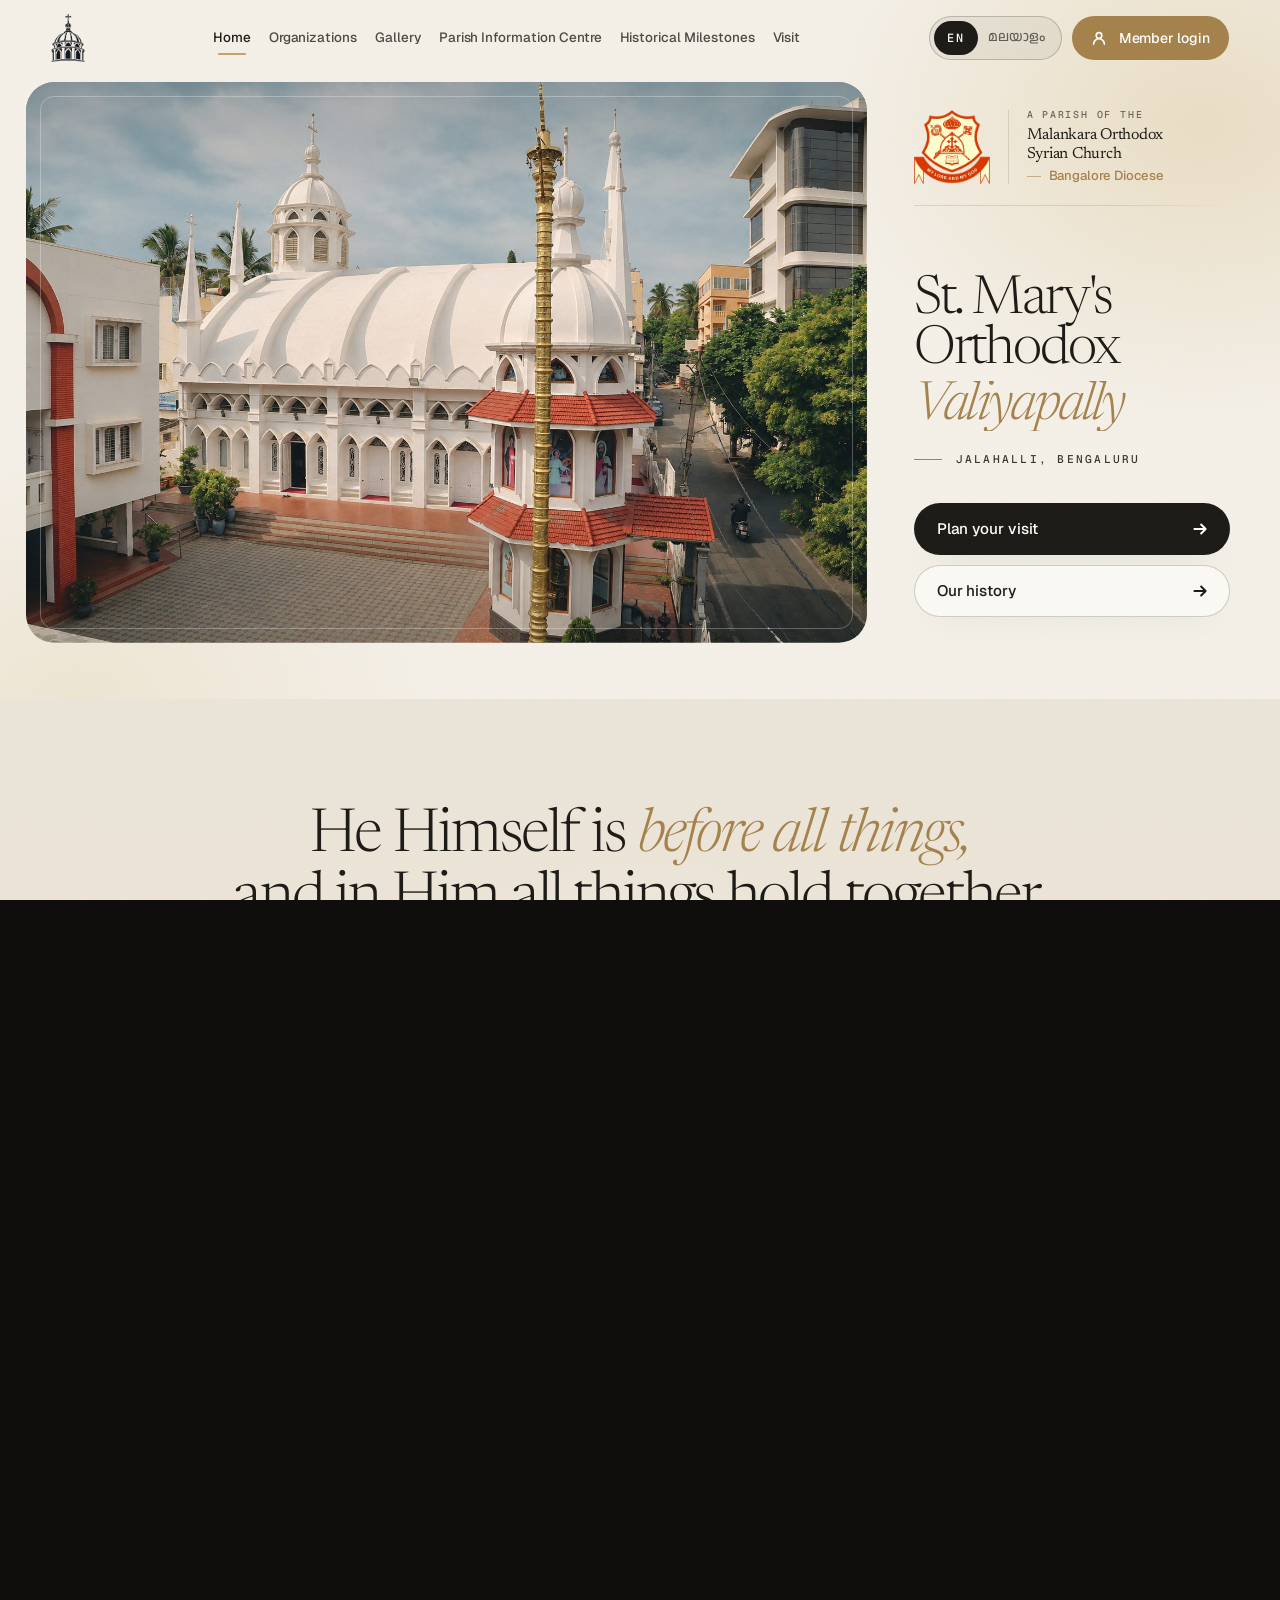
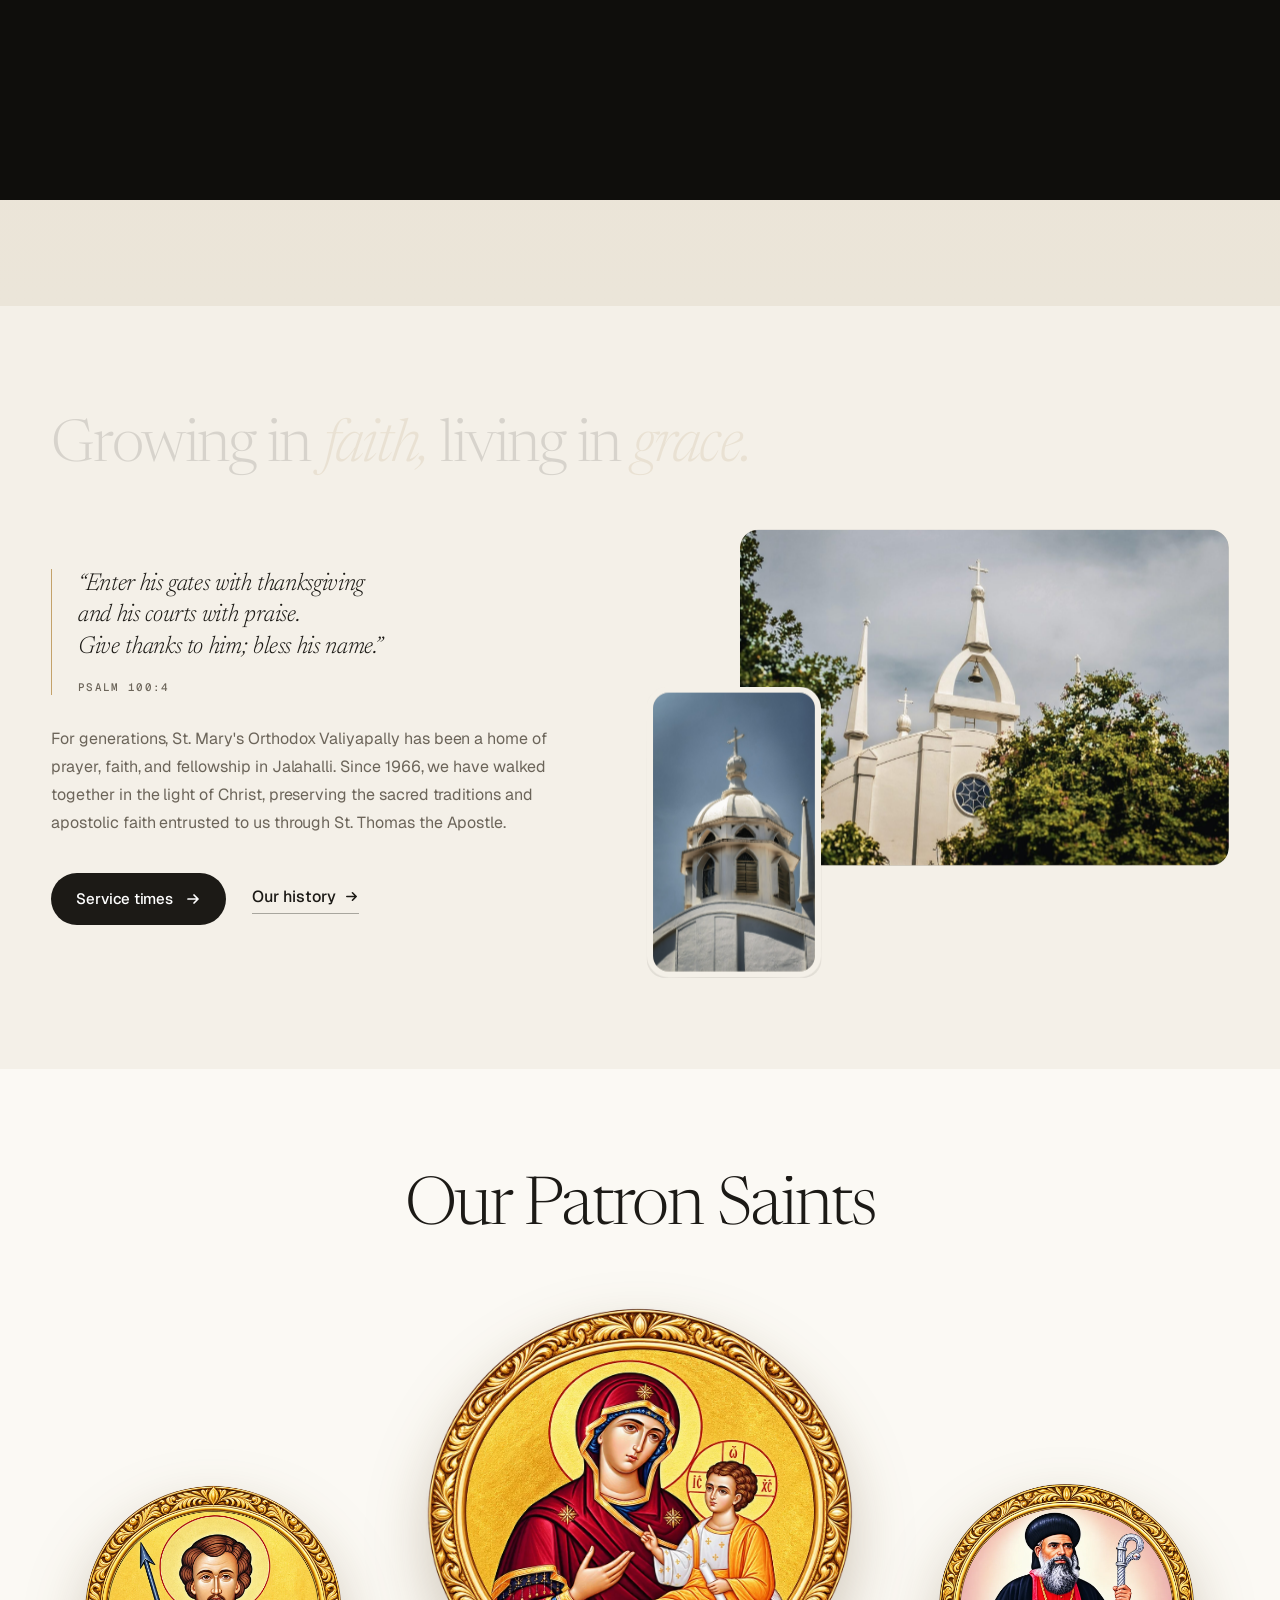
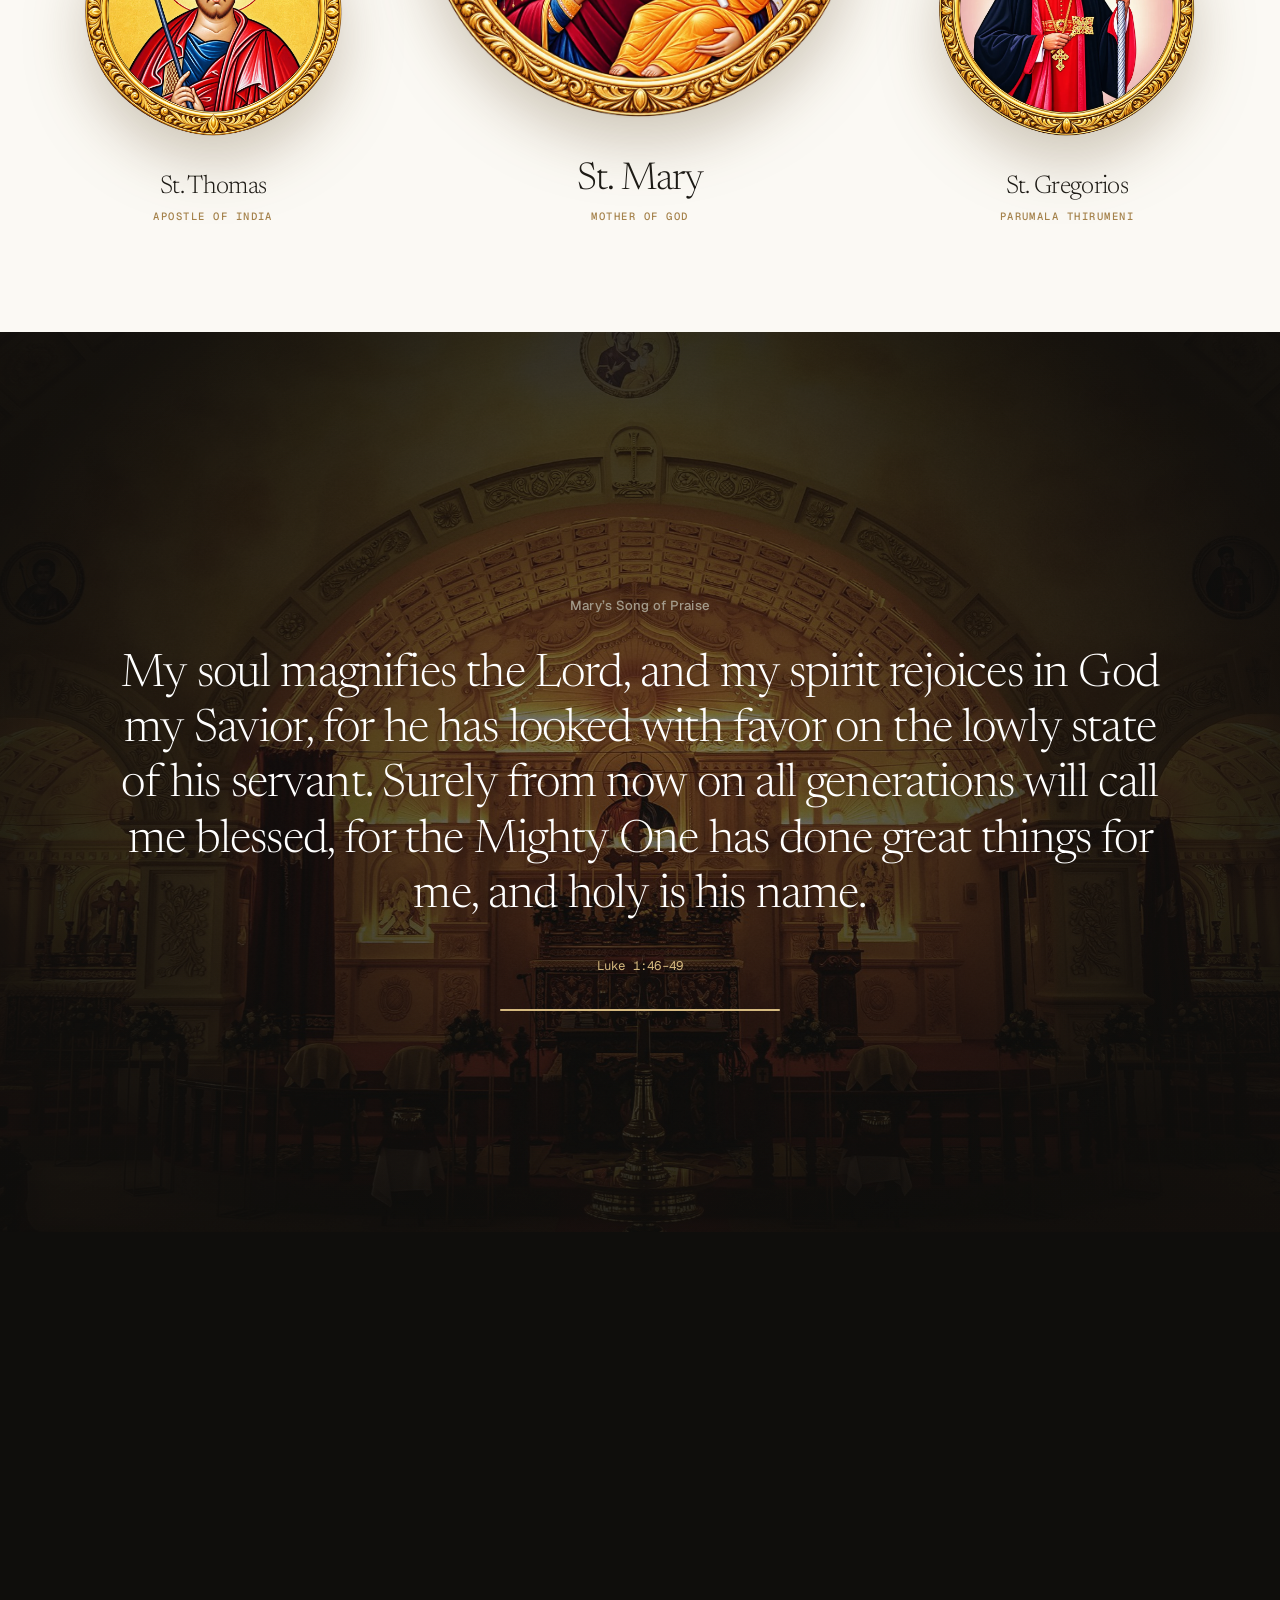
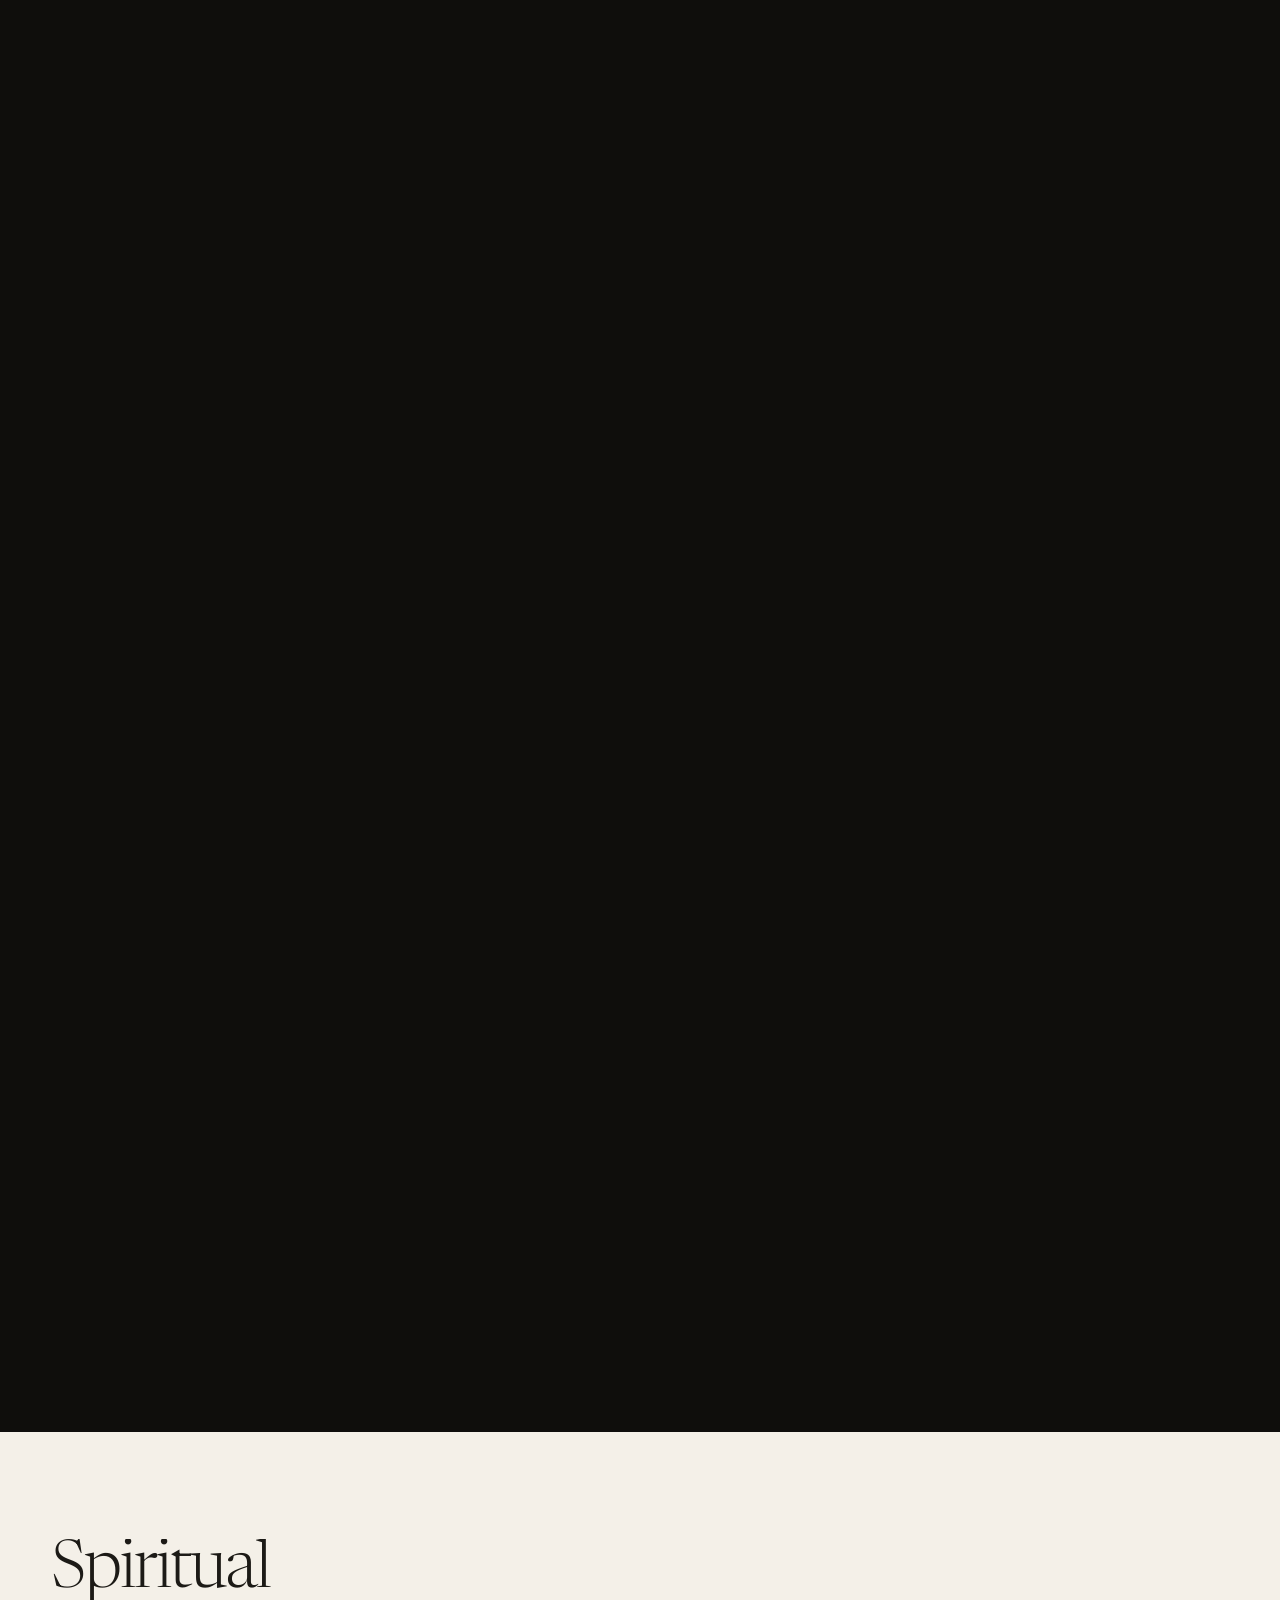
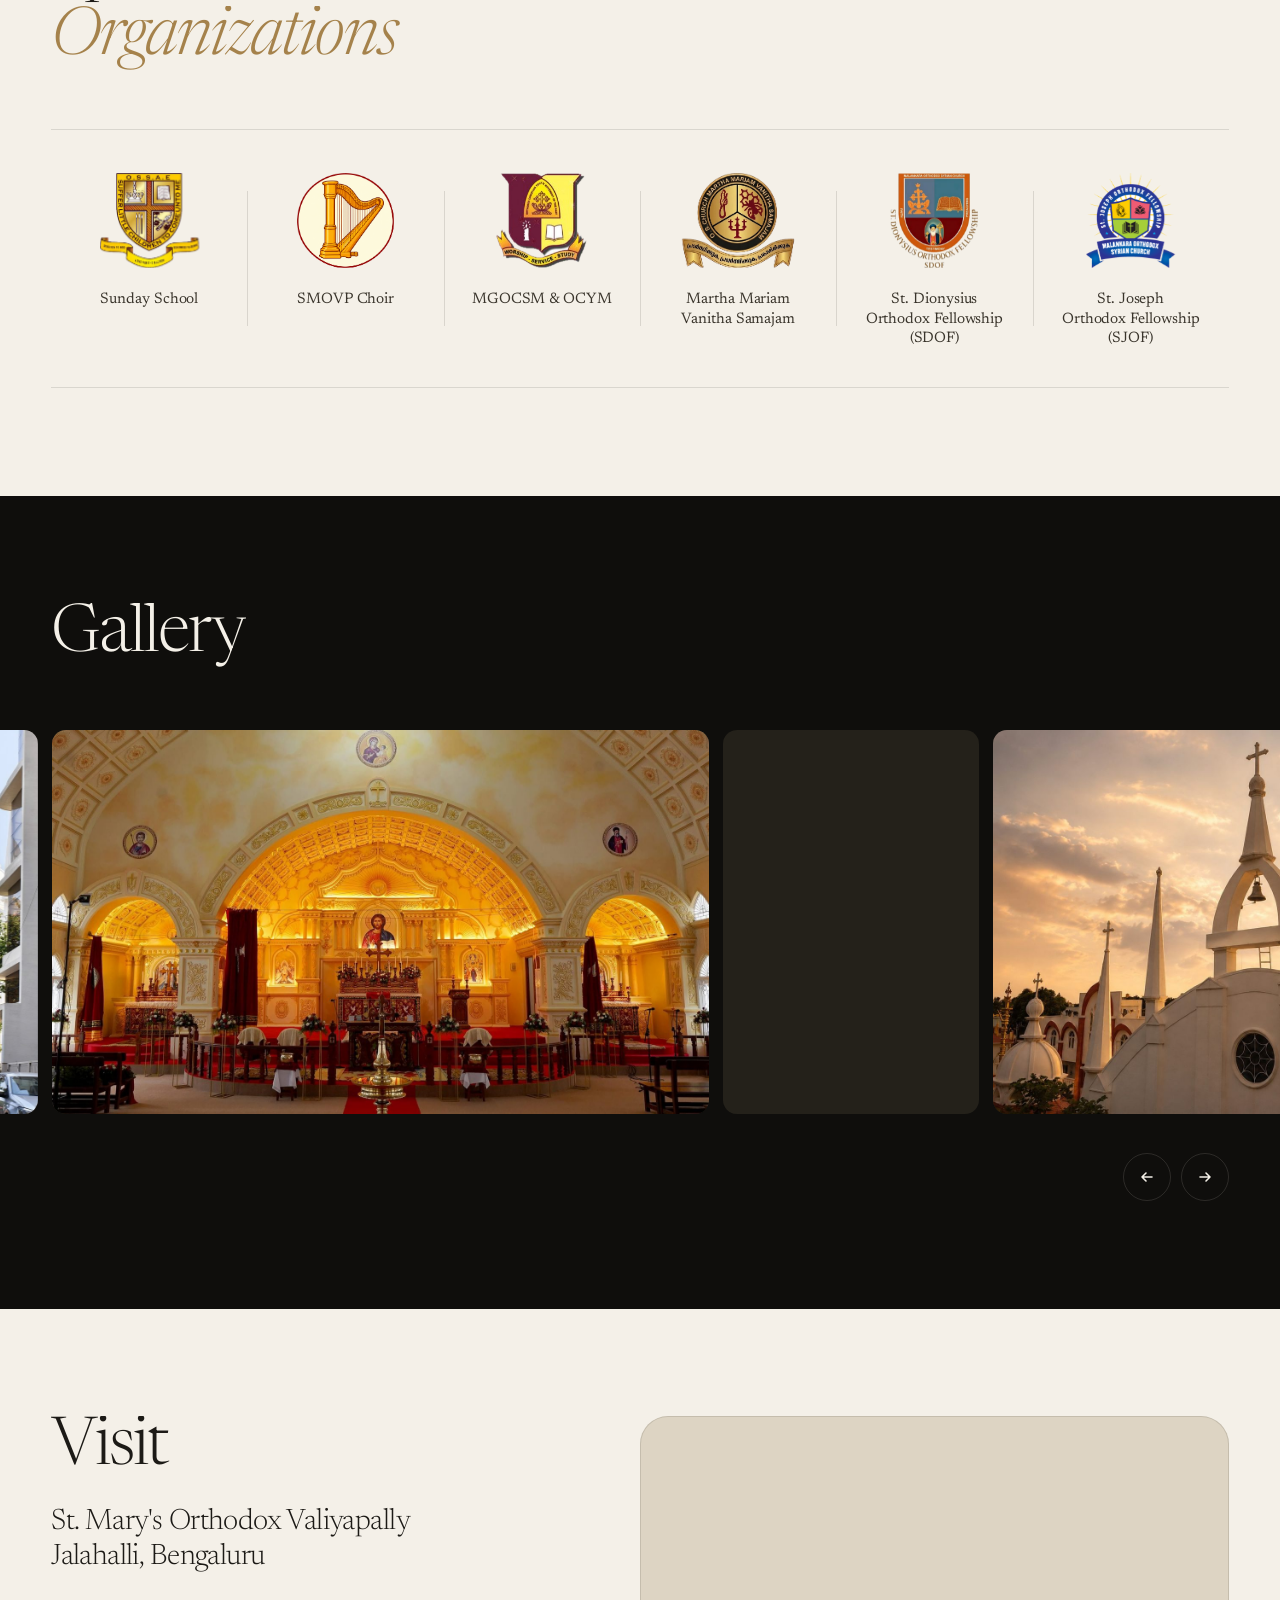
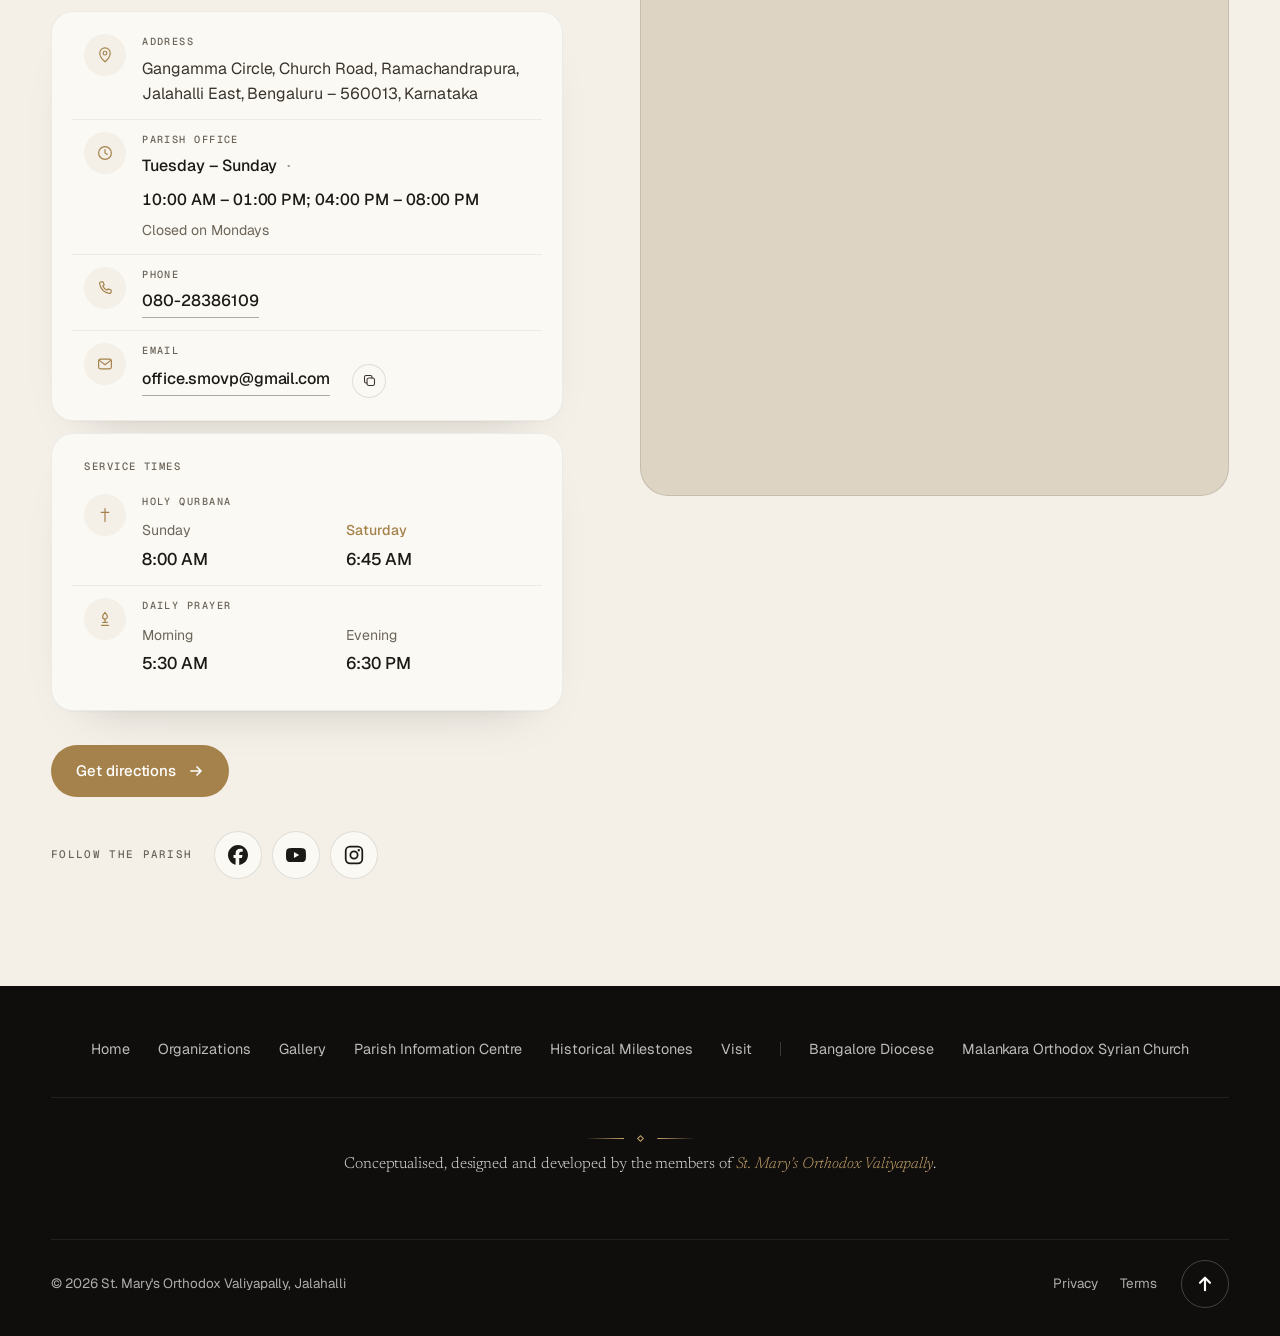
<file: index.html>
<!doctype html>
<!--
  ============================================================================
  ST MARY'S ORTHODOX VALIYAPALLY, JALAHALLI  ·  single-file website (v2)
  ============================================================================

  HOW TO EDIT THIS FILE  (search for the @EDIT tags below)

    @EDIT:TIMES         Service times are listed in the Visit section timetable.
    @EDIT:CONTACT       Address, email, map, social links (Visit section + menu).
    @EDIT:LINKS         Footer and gallery links (shown as labels for now: add an href to make one a link).
    @EDIT:PHOTOS        All photographs and icons live in images/. Swap a file or
                        change an <img src="images/...">.
    @EDIT:TRANSLATIONS  Malayalam text lives in the ML dictionary (DATA script).
                        English is written in the HTML. Translated elements carry
                        data-i18n="key".
    @EDIT:TEXT          Headlines, paragraphs and captions (in the HTML).

  LANGUAGE   EN default. The EN / ML switch swaps every [data-i18n] element and
             sets <html lang="ml">. Remembered in localStorage ("smv-lang").
  MOTION     All animation is disabled for visitors who set "reduce motion".
             Nothing on the page depends on motion.
  BACKUP     The previous design is kept as index.backup.html.
  ============================================================================
-->
<html lang="en">
<head>
<meta charset="utf-8">
<meta name="viewport" content="width=device-width, initial-scale=1, viewport-fit=cover">
<title>St. Mary's Orthodox Valiyapally, Jalahalli</title>
<meta name="description" content="St. Mary's Orthodox Valiyapally, Jalahalli, Bengaluru. A parish of the Malankara Orthodox Syrian Church, Bangalore Diocese. Service times, icons, patron saints, organizations, history and how to visit.">
<meta name="theme-color" content="#f4f0e8">
<meta name="apple-mobile-web-app-capable" content="yes">
<meta name="apple-mobile-web-app-status-bar-style" content="black-translucent">
<link rel="icon" href="favicon.ico?v=7" sizes="any">
<link rel="icon" href="images/favicon.svg?v=7" type="image/svg+xml">
<link rel="icon" href="images/favicon-32.png?v=7" type="image/png" sizes="32x32">
<link rel="icon" href="images/favicon.png?v=7" type="image/png" sizes="192x192">
<link rel="apple-touch-icon" href="images/apple-touch-icon.png?v=7" sizes="180x180">
<link rel="preload" as="image" href="images/hero.jpg" fetchpriority="high">
<link rel="preconnect" href="https://fonts.googleapis.com">
<link rel="preconnect" href="https://fonts.gstatic.com" crossorigin>
<!-- Fonts: Newsreader (display serif) · Geist (interface) · Geist Mono (labels) · Anek Malayalam -->
<link href="https://fonts.googleapis.com/css2?family=Newsreader:ital,opsz,wght@0,6..72,300..600;1,6..72,300..500&family=Geist:wght@300..700&family=Geist+Mono:wght@400;500&family=Anek+Malayalam:wght@300..600&display=swap" rel="stylesheet">
<script>
/* Before paint: JS + motion flags, saved language, safety net for the intro. */
(function () {
  var r = document.documentElement; r.classList.add('js');
  if (!matchMedia('(prefers-reduced-motion: reduce)').matches) r.classList.add('motion');
  if (matchMedia('(hover: hover) and (pointer: fine)').matches) r.classList.add('fine');
  try { if (localStorage.getItem('smv-lang') === 'ml') r.setAttribute('lang', 'ml'); } catch (e) {}
  try { if (sessionStorage.getItem('smv-seen') === '1') r.classList.add('seen'); } catch (e) {}
  setTimeout(function () { r.classList.add('loaded'); }, 3200);
})();
</script>
<style>
/* ==========================================================================
   1. TOKENS
   ========================================================================== */
:root{
  --paper:#f4f0e8; --paper-2:#ebe5d9; --paper-3:#ddd4c3; --card:#fbf9f4;
  --ink:#1c1a16; --ink-2:#3a352c; --muted:#6c655a; --faint:#a39b8b;
  --line:rgba(28,26,22,.12); --line-2:rgba(28,26,22,.06);
  --navy:#181611; --navy-2:#0f0e0c; --navy-3:#24211a;
  --gold:#a5824b; --gold-2:#c4a26a; --gold-3:#d5b97f; --gold-4:#efe5d0;
  --serif:'Newsreader','Iowan Old Style',Georgia,serif;
  --sans:'Geist',system-ui,-apple-system,'Segoe UI',Roboto,sans-serif;
  --mono:'Geist Mono',ui-monospace,'SFMono-Regular',Menlo,monospace;
  --ml:'Anek Malayalam','Manjari','Noto Sans Malayalam',sans-serif;
  --g:clamp(20px,4vw,56px);
  --max:1320px;
  --sec:clamp(96px,11vw,160px);
  --r:18px; --r-lg:28px;
  --nav-h:76px;
  --dock-h:0px;
  --safe-b:env(safe-area-inset-bottom,0px);
  --out:cubic-bezier(.16,1,.3,1); --io:cubic-bezier(.77,0,.18,1); --spring:cubic-bezier(.34,1.56,.64,1); --soft:cubic-bezier(.4,0,.2,1);
}

/* ==========================================================================
   2. BASE
   ========================================================================== */
*,*::before,*::after{box-sizing:border-box}
html{-webkit-text-size-adjust:100%; -webkit-tap-highlight-color:transparent; scroll-padding-top:calc(var(--nav-h) + 16px)}
body{margin:0; background:var(--paper); color:var(--ink); font:400 1rem/1.62 var(--sans); letter-spacing:-.003em; -webkit-font-smoothing:antialiased; -moz-osx-font-smoothing:grayscale; text-rendering:optimizeLegibility; overflow-x:clip}
body::after{content:""; position:fixed; inset:0; z-index:900; pointer-events:none; opacity:.03;
  background-image:url("data:image/svg+xml;utf8,<svg xmlns='http://www.w3.org/2000/svg' width='180' height='180'><filter id='n'><feTurbulence type='fractalNoise' baseFrequency='.85' numOctaves='2' stitchTiles='stitch'/></filter><rect width='100%' height='100%' filter='url(%23n)'/></svg>")}
@media (max-width:860px), (pointer:coarse){ body::after{display:none} }
img{display:block; max-width:100%}
a{color:inherit; text-decoration:none}
button{font:inherit; color:inherit; -webkit-tap-highlight-color:transparent}
h1,h2,h3,h4,p,figure,blockquote,dl,dd{margin:0}
ul,ol{margin:0; padding:0; list-style:none}
:focus-visible{outline:2px solid var(--gold-2); outline-offset:4px; border-radius:8px}
::selection{background:var(--gold-3); color:var(--ink)}
.sr{position:absolute; width:1px; height:1px; overflow:hidden; clip:rect(0 0 0 0); white-space:nowrap}
.skip{position:fixed; left:16px; top:-80px; z-index:1000; background:var(--ink); color:#fff; padding:12px 18px; border-radius:12px; font-weight:500}
.skip:focus{top:16px}
.wrap{max-width:var(--max); margin:0 auto; padding:0 var(--g)}
.sec{padding:var(--sec) 0; position:relative; scroll-margin-top:var(--nav-h)}
@media (max-width:640px){ :root{--sec:76px} }
h1,h2,h3{text-wrap:balance} p{text-wrap:pretty}
html{scrollbar-width:thin; scrollbar-color:rgba(28,26,22,.28) transparent}
::-webkit-scrollbar{width:10px; height:10px}
::-webkit-scrollbar-thumb{background:rgba(28,26,22,.22); border-radius:10px; border:3px solid transparent; background-clip:padding-box}
::-webkit-scrollbar-track{background:transparent}

/* Malayalam */
html[lang="ml"] [data-i18n]{font-family:var(--ml); letter-spacing:0}
html[lang="ml"] .h2,html[lang="ml"] .statement,html[lang="ml"] .verse,html[lang="ml"] .hero-title,html[lang="ml"] .hh-title{font-family:var(--ml); font-weight:500; line-height:1.22; letter-spacing:-.005em}
html[lang="ml"] .h2{font-size:clamp(2rem,4.2vw,3.6rem)}
html[lang="ml"] .statement{font-size:clamp(1.8rem,4vw,3.4rem); max-width:26ch}
html[lang="ml"] p,html[lang="ml"] .btn{line-height:1.7}
html[lang="ml"] .eyebrow,html[lang="ml"] .mono-l{letter-spacing:0; text-transform:none; font-size:.92rem}

/* ==========================================================================
   3. TYPE
   ========================================================================== */
.eyebrow{display:inline-flex; align-items:center; gap:14px; font:500 .72rem/1 var(--mono); letter-spacing:.14em; text-transform:uppercase; color:var(--muted)}
.eyebrow .idx{color:var(--gold); font-feature-settings:"tnum"}
.eyebrow .idx::after{content:""; display:inline-block; width:28px; height:1px; margin-left:14px; vertical-align:middle; background:currentColor; opacity:.6; transform-origin:0 50%}
.motion .eyebrow.rv .idx::after{transform:scaleX(0); transition:transform 1.1s var(--out) .25s}
.motion .eyebrow.rv.in .idx::after{transform:none}
.mono-l{font:500 .7rem/1.2 var(--mono); letter-spacing:.14em; text-transform:uppercase}
.h2{font-family:var(--serif); font-weight:300; font-size:clamp(2.4rem,5.2vw,4.8rem); line-height:1; letter-spacing:-.03em; margin-top:22px; font-optical-sizing:auto}
.h2 em,.statement em{font-style:italic; font-weight:300; color:var(--gold)}
html[lang="ml"] .h2 em{font-style:normal}
html[lang="ml"] .side-of{display:none}
.lead{font-size:clamp(1.04rem,1.2vw,1.14rem); line-height:1.7; color:var(--muted); max-width:50ch}
.head{display:grid; grid-template-columns:1.2fr 1fr; gap:24px 72px; align-items:end; margin-bottom:clamp(44px,5vw,72px)}
@media (max-width:860px){ .head{grid-template-columns:1fr} }

/* masked lines */
.lines .ln{display:block; overflow:hidden; padding-bottom:.12em; margin-bottom:-.12em}
.lines .ln > span{display:block}
.motion .lines .ln > span{transform:translate3d(0,112%,0); transition:transform 1.25s var(--out); transition-delay:calc(var(--i,0) * .09s + var(--d,0s))}
.motion .lines.in .ln > span{transform:none}

/* ==========================================================================
   4. BUTTONS, LINKS, RIPPLE
   ========================================================================== */
.btn{position:relative; display:inline-flex; align-items:center; justify-content:center; gap:12px; height:52px; padding:0 24px; border-radius:999px; border:1px solid transparent; font:500 .94rem/1 var(--sans); letter-spacing:-.005em; cursor:pointer; white-space:nowrap; isolation:isolate; overflow:hidden; user-select:none; -webkit-user-select:none;
  transition:color .25s ease, border-color .25s ease, background-color .25s ease, box-shadow .3s ease, transform .2s ease}
.btn:focus-visible{outline:2px solid var(--gold); outline-offset:3px}
.btn:active{transform:translateY(1px)}
.btn .ar{position:relative; width:16px; height:16px; flex:none}
.btn .ar svg{position:absolute; inset:0; width:16px; height:16px; fill:none; stroke:currentColor; stroke-width:1.7; stroke-linecap:round; stroke-linejoin:round; transition:transform .3s ease}
.btn .ar svg + svg{display:none}
.fine .btn:hover .ar svg{transform:translateX(3px)}
.btn-ink{background:var(--ink); color:#fff}
.fine .btn-ink:hover{background:#2e2a22}
.btn-gold{background:var(--gold); color:#fff}
.fine .btn-gold:hover{background:#7f6233}
.btn-line{border-color:rgba(28,26,22,.2); color:var(--ink)}
.fine .btn-line:hover{border-color:var(--ink); background:rgba(28,26,22,.04)}
.btn-glass{background:rgba(255,255,255,.1); border-color:rgba(255,255,255,.3); color:#fff}
.fine .btn-glass:hover{background:rgba(255,255,255,.18); border-color:rgba(255,255,255,.55)}
.btn-white{background:#fff; color:var(--ink)}
.fine .btn-white:hover{background:#ede7dc}
.ico{width:16px; height:16px; fill:none; stroke:currentColor; stroke-width:1.6; stroke-linecap:round; stroke-linejoin:round; flex:none}
.link{position:relative; display:inline-flex; align-items:center; gap:8px; font-weight:500; padding-bottom:4px}
.link::after{content:""; position:absolute; left:0; right:0; bottom:0; height:1px; background:currentColor; opacity:.35; transition:opacity .4s}
.link::before{content:""; position:absolute; left:0; right:0; bottom:0; height:1px; background:currentColor; transform:scaleX(0); transform-origin:100% 50%; transition:transform .65s var(--out); z-index:1}
.fine .link:hover::before{transform:scaleX(1); transform-origin:0 50%}
.link svg{width:15px; height:15px; fill:none; stroke:currentColor; stroke-width:1.7; stroke-linecap:round; stroke-linejoin:round; transition:transform .5s var(--out)}
.fine .link:hover svg{transform:translateX(4px)}
/* touch ripple */
.rip{position:absolute; left:0; top:0; width:12px; height:12px; margin:-6px 0 0 -6px; border-radius:50%; background:currentColor; opacity:.22; pointer-events:none; z-index:0; animation:rip .7s var(--out) forwards}
@keyframes rip{to{transform:scale(var(--rs,30)); opacity:0}}

/* ==========================================================================
   5. REVEALS
   ========================================================================== */
.motion .rv{opacity:0; transform:translate3d(0,28px,0); transition:opacity 1s var(--out), transform 1.2s var(--out); transition-delay:var(--d,0s)}
.motion .rv.in{opacity:1; transform:none}
.motion .ri{clip-path:inset(14% 8% 0 8% round var(--r)); transition:clip-path 1.6s var(--io); transition-delay:var(--d,0s)}
.motion .ri img{transform:scale(1.22); transition:transform 2s var(--out); transition-delay:var(--d,0s)}
.motion .ri.in{clip-path:inset(0 0 0 0 round var(--r))}
.motion .ri.in img{transform:none}

/* ==========================================================================
   6. INTRO  (logo, counter, curtain lifts with a curved edge)
   ========================================================================== */
.intro{display:none}
.motion .intro{display:grid; place-items:center; position:fixed; inset:0; z-index:950; color:#fff; background:var(--navy-2); transition:transform 1.15s var(--io), border-radius 1.15s var(--io); border-radius:0 0 0 0 / 0 0 0 0}
.seen .intro{display:none !important}
.intro.out,.motion.loaded .intro{transform:translateY(-104%); border-radius:0 0 50% 50% / 0 0 14vh 14vh; pointer-events:none}
.intro.gone{display:none}
.in-box{display:grid; justify-items:center; gap:28px; width:min(300px,62vw); transition:opacity .5s var(--out), transform .9s var(--io)}
.intro.out .in-box,.loaded .intro .in-box{opacity:0; transform:translateY(-40px)}
.in-box img{width:100%; height:auto; opacity:0; transform:translateY(14px); animation:inLogo 1.1s var(--out) .1s forwards}
@keyframes inLogo{to{opacity:1; transform:none; filter:none}}
.in-meta{display:flex; justify-content:space-between; width:100%; font:500 .7rem/1 var(--mono); letter-spacing:.16em; text-transform:uppercase; color:rgba(255,255,255,.5)}
.in-bar{position:relative; width:100%; height:1px; background:rgba(255,255,255,.14); overflow:hidden}
.in-bar i{position:absolute; inset:0; background:var(--gold-2); transform-origin:0 50%; transform:scaleX(var(--ip,0))}

/* ==========================================================================
   7. TOP NAV
   ========================================================================== */
.nav{position:fixed; inset:0 0 auto 0; z-index:200; height:var(--nav-h); color:#fff; transition:transform .75s var(--io), color .5s var(--out)}
.nav-bg{position:absolute; inset:0; background:rgba(244,240,232,.78); backdrop-filter:blur(14px) saturate(1.5); -webkit-backdrop-filter:blur(14px) saturate(1.5); box-shadow:0 1px 0 var(--line); opacity:0; transition:opacity .5s var(--out), background-color .5s var(--out), box-shadow .5s}
.nav.solid{color:var(--ink)} .nav.solid .nav-bg{opacity:1}
.nav.solid.bare .nav-bg{opacity:0; box-shadow:none}
.nav.dark{color:#fff} .nav.dark .nav-bg{opacity:1; background:rgba(15,14,12,.72); box-shadow:0 1px 0 rgba(255,255,255,.07)}
.nav.hide{transform:translateY(-102%)}
.nav::after{content:""; position:absolute; inset:0 0 -40px; z-index:-1; pointer-events:none; background:linear-gradient(180deg,rgba(10,9,7,.5),rgba(10,9,7,0)); transition:opacity .5s}
.nav.solid::after,.nav.dark::after{opacity:0}
.nav-in{position:relative; max-width:1680px; height:100%; margin:0 auto; padding:0 var(--g); display:flex; align-items:center; justify-content:space-between; gap:24px}
.brand{position:relative; display:block; line-height:0; flex:none}
.brand img{height:46px; width:auto; transition:opacity .5s var(--out), transform .8s var(--out)}
.fine .brand:hover img{transform:scale(1.03)}
.brand .lg-dark{position:absolute; left:0; top:0; opacity:0}
.nav.solid .brand .lg-dark{opacity:1} .nav.solid .brand .lg-light{opacity:0}
.links{position:relative; display:flex; align-items:center; gap:4px; height:46px}
.links a{position:relative; display:flex; align-items:center; height:100%; padding:0 14px; font-size:.9rem; font-weight:500; opacity:.78; transition:opacity .3s; white-space:nowrap}
.links a:hover,.links a.active{opacity:1}
.links .bar{position:absolute; bottom:6px; height:2px; border-radius:2px; background:var(--gold-2); left:0; width:0; opacity:0; transition:left .6s var(--out), width .6s var(--out), opacity .4s; pointer-events:none}
.links .bar.on{opacity:1}
.nav-cta{display:flex; align-items:center; gap:10px}
.nav .btn{height:44px; padding:0 18px; font-size:.88rem}
.nav:not(.solid) .btn-line{border-color:rgba(255,255,255,.4); color:#fff; --fill:#fff}
.fine .nav:not(.solid) .btn-line:hover{color:var(--ink)}
.nav:not(.solid):not(.dark) .btn-gold{background:rgba(255,255,255,.14); border-color:rgba(255,255,255,.35); backdrop-filter:blur(12px); -webkit-backdrop-filter:blur(12px); --fill:#fff}
.fine .nav:not(.solid):not(.dark) .btn-gold:hover{color:var(--ink)}
/* language switch */
.lang{position:relative; display:inline-flex; height:44px; padding:4px; border-radius:999px; border:1px solid color-mix(in srgb,currentColor 22%,transparent); background:color-mix(in srgb,currentColor 5%,transparent); isolation:isolate; flex:none}
.lang button{position:relative; z-index:1; min-width:44px; padding:0 12px; border:0; background:none; border-radius:999px; cursor:pointer; font:500 .74rem/1 var(--mono); letter-spacing:.1em; opacity:.66; transition:opacity .3s, color .4s}
.lang button[aria-pressed="true"]{opacity:1; color:#fff}
.lang button.ml{font-family:var(--ml); letter-spacing:0; font-size:.86rem; padding:0 12px 0 10px}
.lang i{position:absolute; top:4px; bottom:4px; left:var(--tl,4px); width:var(--tw,44px); border-radius:999px; background:var(--ink); transition:left .55s var(--spring), width .55s var(--spring)}
.nav:not(.solid) .lang i,.sheet .lang i{background:var(--gold)}
.menu-btn{display:none; width:44px; height:44px; border-radius:50%; border:1px solid color-mix(in srgb,currentColor 30%,transparent); background:none; cursor:pointer; position:relative; flex:none}
.menu-btn i,.menu-btn i::before{position:absolute; left:50%; width:16px; height:1.5px; background:currentColor; margin-left:-8px; transition:transform .5s var(--out), top .5s var(--out)}
.menu-btn i{top:18px} .menu-btn i::before{content:""; top:6px; left:0; margin:0}
.mb-t{display:none}
.sheet-open .menu-btn i{top:21px; transform:rotate(45deg)} .sheet-open .menu-btn i::before{top:0; transform:rotate(-90deg)}
.prog{position:fixed; left:0; top:0; z-index:210; height:2px; width:100%; background:var(--gold-2); transform-origin:0 50%; transform:scaleX(0); pointer-events:none}
@media (max-width:1080px){ .links{display:none} .menu-btn{display:block} }

/* ==========================================================================
   8. MOBILE DOCK  (app-style tab bar) + SHEET MENU
   ========================================================================== */
.dock{display:none}
@media (max-width:760px){
  :root{--nav-h:62px; --dock-h:0px}
  .brand img{height:34px}
  .nav .nav-login{display:none !important}
  .dock{display:none !important}
  /* the More pill: same height and glass as the language switch beside it */
  .menu-btn{display:inline-flex; align-items:center; width:auto; height:38px; padding:0 15px 0 38px; border-radius:999px; border:1px solid color-mix(in srgb,currentColor 22%,transparent); background:color-mix(in srgb,currentColor 7%,transparent); color:inherit; transition:background-color .3s, border-color .3s, transform .2s}
  .menu-btn:active{transform:scale(.96)}
  .menu-btn i{left:14px; margin-left:0; top:15px; width:15px} .menu-btn i::before{width:10px}
  .sheet-open .menu-btn i{top:18px} .sheet-open .menu-btn i::before{width:15px}
  .mb-t{display:block; font:500 .74rem/1 var(--sans); letter-spacing:.02em}
  html[lang="ml"] .mb-t{font-family:var(--ml); font-size:.8rem}
  .nav-cta{gap:8px}
  .hs-acts .hs-hist{display:none}
  .hs-acts .hs-login{display:inline-flex}
  .hs-login .ico{width:18px; height:18px}
  .nav .lang{height:38px; padding:3px} .nav .lang button{min-width:38px; padding:0 9px} .nav .lang i{top:3px; bottom:3px}
  .dock{position:fixed; left:10px; right:10px; bottom:calc(10px + var(--safe-b)); z-index:220; display:grid; grid-template-columns:repeat(5,1fr); height:62px; padding:5px; border-radius:22px; color:#fff;
    background:rgba(15,14,12,.84); border:1px solid rgba(255,255,255,.08); box-shadow:0 20px 50px -18px rgba(0,0,0,.6), inset 0 1px 0 rgba(255,255,255,.06); 
    transition:transform .7s var(--io), opacity .5s}
  .dock{background:rgba(15,14,12,.96)}
  .nav-bg{backdrop-filter:none; -webkit-backdrop-filter:none; background:rgba(244,240,232,.97)}
  .nav.dark .nav-bg{background:rgba(15,14,12,.97)}
  .motion .hero-media{animation:none}
  .motion .dock{transform:translateY(140%)}
  .motion.loaded .dock{transform:none; transition-delay:.9s}
  .lb-open .dock,.motion.loaded.lb-open .dock{transform:translateY(140%); transition-delay:0s}
  .dock a,.dock button{position:relative; z-index:1; display:grid; place-items:center; align-content:center; gap:3px; border:0; background:none; border-radius:17px; cursor:pointer; overflow:hidden; color:rgba(255,255,255,.62); transition:color .4s, scale .3s var(--spring)}
  .dock a:active,.dock button:active{scale:.9}
  .dock svg{width:22px; height:22px; fill:none; stroke:currentColor; stroke-width:1.6; stroke-linecap:round; stroke-linejoin:round; transition:transform .5s var(--spring)}
  .dock span{font:500 .62rem/1 var(--sans); letter-spacing:.01em}
  html[lang="ml"] .dock span{font-size:.66rem}
  .dock .on{color:#fff} .dock .on svg{transform:translateY(-1px) scale(1.06); color:var(--gold-3)}
  .dock-ind{position:absolute; z-index:0; top:5px; bottom:5px; left:var(--dl,5px); width:var(--dw,20%); border-radius:17px; background:rgba(255,255,255,.1); transition:left .55s var(--spring), width .55s var(--spring)}
}
/* sheet: bottom sheet on phones, side panel on tablets */
.scrim{position:fixed; inset:0; z-index:300; background:rgba(10,9,7,.5); backdrop-filter:blur(4px); -webkit-backdrop-filter:blur(4px); opacity:0; visibility:hidden; transition:opacity .5s var(--out), visibility 0s .5s}
.sheet-open .scrim{opacity:1; visibility:visible; transition:opacity .5s var(--out)}
.sheet{position:fixed; z-index:310; right:12px; top:12px; bottom:12px; width:min(440px,calc(100% - 24px)); display:flex; flex-direction:column; border-radius:26px; background:var(--navy-2); color:#fff; overflow:hidden; box-shadow:0 40px 80px -30px rgba(0,0,0,.6);
  transform:translateX(calc(100% + 24px)); visibility:hidden; transition:transform .75s var(--io), visibility 0s .75s}
.sheet-open .sheet{transform:none; visibility:visible; transition:transform .75s var(--io)}
.sh-grab{display:none}
.sh-head{display:flex; justify-content:space-between; align-items:center; padding:22px 22px 8px 26px}
.sh-head img{height:38px; width:auto}
.sh-x{width:44px; height:44px; border-radius:50%; border:1px solid rgba(255,255,255,.18); background:none; color:#fff; cursor:pointer; display:grid; place-items:center; transition:background-color .3s, transform .5s var(--spring)}
.sh-x:hover{background:rgba(255,255,255,.1)}
.sh-x svg{width:16px; height:16px; stroke:currentColor; stroke-width:1.7; fill:none; stroke-linecap:round}
.sh-body{flex:1; overflow:auto; overscroll-behavior:contain; padding:10px 26px 26px; display:flex; flex-direction:column; justify-content:space-between; gap:28px}
.sh-links li{border-bottom:1px solid rgba(255,255,255,.08); overflow:hidden}
.sh-links a{display:flex; align-items:baseline; gap:16px; padding:15px 0; font:300 clamp(1.7rem,7vw,2.3rem)/1.05 var(--serif); letter-spacing:-.02em; transform:translateY(105%); transition:transform .9s var(--out), color .3s; transition-delay:calc(var(--i) * 45ms + .15s)}
.sh-links a small{font:500 .66rem/1 var(--mono); letter-spacing:.12em; color:var(--gold-2); min-width:22px}
.sh-links a .go{margin-left:auto; width:18px; height:18px; opacity:.4; transition:transform .5s var(--out), opacity .3s}
.sh-links a:hover .go,.sh-links a:active .go{opacity:1; transform:translateX(4px)}
.sh-links a:active{color:var(--gold-3)}
html[lang="ml"] .sh-links a{font-family:var(--ml); font-weight:500; font-size:clamp(1.4rem,6vw,1.9rem)}
.sheet-open .sh-links a{transform:none}
.sh-foot{display:grid; gap:18px; opacity:0; transform:translateY(16px); transition:opacity .6s var(--out) .45s, transform .8s var(--out) .45s}
.sheet-open .sh-foot{opacity:1; transform:none}
.sh-row{display:flex; flex-wrap:wrap; gap:10px; align-items:center}
.sh-addr{font-size:.88rem; color:rgba(255,255,255,.55)}
.sh-soc{display:flex; gap:8px}
.sh-soc a{width:44px; height:44px; border-radius:50%; border:1px solid rgba(255,255,255,.16); display:grid; place-items:center; transition:background-color .3s, color .3s}
.sh-soc a:hover{background:#fff; color:var(--ink)}
.sh-soc svg{width:18px; height:18px; fill:none; stroke:currentColor; stroke-width:1.6; stroke-linecap:round; stroke-linejoin:round}
.sheet .lang{color:#fff}
@media (max-width:760px){
  .sheet{left:0; right:0; top:auto; bottom:0; width:auto; max-height:88svh; border-radius:28px 28px 0 0; padding-bottom:var(--safe-b); transform:translateY(100%); transition:transform .38s cubic-bezier(.4,0,.2,1), visibility 0s .38s}
  .sheet-open .sheet{transform:translateY(var(--drag,0px)); transition:transform .48s cubic-bezier(.22,1,.36,1)}
  /* calm contents: a short fade and a small rise, no line-by-line jump */
  .sh-links a{transform:none; opacity:0; translate:0 10px; transition:opacity .35s var(--out), translate .45s var(--out), color .3s; transition-delay:calc(var(--i) * 25ms + .12s)}
  .sheet-open .sh-links a{opacity:1; translate:0 0}
  .sh-foot{transform:none; translate:0 8px; transition:opacity .35s var(--out) .25s, translate .45s var(--out) .25s}
  .sheet-open .sh-foot{translate:0 0}
  .sheet.dragging{transition:none !important}
  .sh-grab{display:block; width:44px; height:5px; border-radius:5px; background:rgba(255,255,255,.22); margin:10px auto 0}
  .sh-head{padding:12px 20px 4px 22px}
  .sh-body{padding:4px 22px 22px}
  .sh-links a{padding:13px 0}
}

/* ==========================================================================
   9. HERO  (desktop: the whole photograph, never cropped, as a rounded card that
            fits the first screen, with the name panel and two buttons beside it.
            Phones: the photo fills the screen and the name sits over it.)
   If you change the photo, set --ar on .hero-row to its width / height.
   ========================================================================== */
.hero-wrap{position:relative; isolation:isolate; overflow:hidden; padding:calc(var(--nav-h) + 6px) clamp(12px,2vw,28px) clamp(40px,4.4vw,72px);
  background:radial-gradient(42% 60% at 94% 18%,rgba(213,185,127,.34),rgba(213,185,127,0) 70%), radial-gradient(40% 50% at 6% 100%,rgba(213,185,127,.2),rgba(213,185,127,0) 70%), var(--paper)}
.hero-row{--ar:1.5; --side:clamp(340px,29vw,480px); --gap:clamp(14px,1.3vw,20px); --peek:clamp(52px,7vh,90px); position:relative; display:flex; align-items:stretch; gap:var(--gap); max-width:1680px; margin:0 auto}
.hero-card{position:relative; flex:none; margin:0; aspect-ratio:var(--ar); color:#fff;
  width:min(calc(min(100vw - 2 * clamp(12px,2vw,28px), 1680px) - var(--side) - var(--gap)), calc((100vh - var(--nav-h) - 6px - var(--peek)) * var(--ar)));
  width:min(calc(min(100vw - 2 * clamp(12px,2vw,28px), 1680px) - var(--side) - var(--gap)), calc((100svh - var(--nav-h) - 6px - var(--peek)) * var(--ar)))}
@media (min-width:1001px){ .hero-side{min-width:var(--side)} }
.hero-frame{position:absolute; inset:0; overflow:hidden; isolation:isolate; border-radius:var(--r-lg); background:var(--navy-2); box-shadow:0 60px 100px -60px rgba(28,26,22,.6)}
.motion .hero-frame{clip-path:inset(100% 0 0 0 round var(--r-lg)); transition:clip-path 1.6s var(--io) .1s}
.motion.loaded .hero-frame{clip-path:inset(0 0 0 0 round var(--r-lg))}
.hero-frame::before{content:""; position:absolute; inset:clamp(10px,1.1vw,16px); z-index:2; pointer-events:none; border-radius:calc(var(--r-lg) - clamp(10px,1.1vw,16px)); border:1px solid rgba(255,255,255,.28); transition:border-color .8s var(--out)}
.fine .hero-frame:hover::before{border-color:rgba(213,185,127,.6)}
.hero-media{position:absolute; inset:0; z-index:-2}
.hero-media img{width:100%; height:100%; object-fit:cover}
.motion .hero-media img{transform:scale(1.16); filter:brightness(.75); transition:transform 2.6s var(--out) .15s, filter 2s var(--out) .15s}
.motion.loaded .hero-media img{transform:none; filter:none}
.motion .hero-media{animation:drift 28s ease-in-out 2.6s infinite alternate}
@keyframes drift{from{transform:none} to{transform:scale(1.045) translate(-.8%,-.6%)}}
.hero-shade{position:absolute; inset:0; z-index:-1; pointer-events:none; background:linear-gradient(180deg,rgba(10,9,7,.12),rgba(10,9,7,0) 22%,rgba(10,9,7,0) 72%,rgba(10,9,7,.22))}
.hero-light{position:absolute; inset:0; z-index:-1; pointer-events:none; mix-blend-mode:soft-light; opacity:0; transition:opacity .8s var(--out); background:radial-gradient(34% 46% at var(--lx,50%) var(--ly,40%),rgba(255,236,200,.8),rgba(255,236,200,0) 70%)}
.fine .hero-frame:hover .hero-light{opacity:1}

/* the name panel beside the photo */
.hero-side{flex:1; min-width:0; display:flex; flex-direction:column; gap:var(--gap)}
.hs-card{flex:1; container-type:inline-size; position:relative; display:flex; flex-direction:column; justify-content:space-between; gap:32px; padding:clamp(8px,.9vw,14px) clamp(6px,1.2vw,20px) 6px clamp(14px,2.2vw,36px); color:var(--ink)}
.hs-card::before{content:""; position:absolute; left:clamp(14px,2.2vw,36px); top:clamp(8px,.9vw,14px); width:44px; height:2px; border-radius:2px; background:var(--gold)}
.hs-card::after{content:""; position:absolute; left:0; top:6%; bottom:6%; width:1px; background:linear-gradient(180deg,rgba(165,130,75,0),rgba(165,130,75,.45) 30%,rgba(165,130,75,.45) 70%,rgba(165,130,75,0))}
.motion .hs-card::after{transform:scaleY(0); transition:transform 1.6s var(--io) .5s} .motion.loaded .hs-card::after{transform:none}
.hs-name{display:grid; gap:clamp(14px,1.4vw,20px); padding-top:clamp(28px,2.8vw,42px)}
.hero-title{font-family:var(--serif); font-weight:300; font-size:clamp(2.2rem,14.6cqw,4rem); line-height:.98; letter-spacing:-.035em; color:var(--ink)}
.hero-title .ln{display:block; overflow:hidden; padding:.1em .04em .12em 0; margin:-.1em 0 -.12em}
.hero-title .ln > span{display:inline-block}
.hero-title .ln:last-child > span{color:var(--gold)}
html:not([lang="ml"]) .hero-title .ln:last-child > span{font-style:italic}
html[lang="ml"] .hero-title{font-size:clamp(1.6rem,9.4cqw,2.6rem); line-height:1.25; font-weight:600}
.hs-place{display:flex; align-items:center; gap:14px; color:var(--ink-2); letter-spacing:.22em}
.hs-place::before{content:""; width:28px; height:1px; background:var(--gold)}
.hs-place .pin{width:15px; height:15px; stroke:var(--gold)}
html[lang="ml"] .hs-place{font-family:var(--ml)}
.hs-church{display:flex; align-items:center; gap:clamp(14px,1.4vw,20px); padding-top:clamp(20px,2.2vw,28px); border-top:1px solid var(--line)}
.hs-emblem{flex:none; width:clamp(66px,20cqw,90px); height:auto; filter:drop-shadow(0 6px 10px rgba(120,85,20,.16))}
.side-of{color:var(--muted)}
.side-church{font:400 clamp(1.05rem,5cqw,1.3rem)/1.2 var(--serif); letter-spacing:-.015em; margin-top:6px; color:var(--ink)}
html[lang="ml"] .side-church{font-family:var(--ml); font-weight:500; font-size:clamp(.98rem,4.6cqw,1.15rem); line-height:1.4}
.side-dio{font-size:.92rem; font-weight:500; color:var(--gold); margin-top:4px}
.hs-login{display:none}
.hs-acts{display:grid; gap:10px; margin-top:calc(clamp(22px,3.6vh,38px) - 32px)}
.hs-church{margin-top:auto}
/* buttons on one line */
.hs-acts{grid-template-columns:repeat(auto-fit,minmax(150px,1fr))}
html[lang="ml"] .hs-acts{grid-template-columns:1fr}
.hs-card{justify-content:flex-start}
.hs-b{width:100%; height:clamp(56px,7vh,64px); justify-content:space-between; padding:0 26px 0 28px; font-size:1rem; font-weight:500}
.hs-b.btn-ink{box-shadow:0 20px 40px -26px rgba(28,26,22,.7)}
.hs-b.btn-line{background:var(--card)}
.hs-b .ar,.hs-b .ar svg{width:18px; height:18px}
html[lang="ml"] .hs-b{font-size:.95rem; padding:0 22px 0 24px}
/* desktop + tablet: editorial split. The affiliation is a small header level with the top of the photo;
   the name, place and actions sit together at the foot, level with its bottom. */
@media (min-width:761px){
  .hs-card{justify-content:center; gap:0; padding:0 clamp(0px,1.9vw,28px) 0 clamp(20px,2.4vw,40px)}
  .hs-card::before,.hs-card::after{display:none}
  /* the affiliation: the emblem whole, a hairline, then the church in two lines */
  .hs-church{order:0; margin:0; padding:2px 0 22px; border:0; gap:18px; align-items:center; background:linear-gradient(90deg,var(--line) 0%,var(--line) 60%,transparent) 0 100% / 100% 1px no-repeat}
  html[lang="ml"] .hs-b{font-size:.86rem; padding:0 18px}
  .hs-b{transition:background-color .3s, color .3s, border-color .3s, box-shadow .3s}
  .hs-b .ar svg{transition:transform .3s ease, color .3s}
  .fine .hs-b.btn-ink:hover{background:#24211a; box-shadow:0 18px 34px -20px rgba(28,26,22,.8)}
  .fine .hs-b.btn-ink:hover .ar{color:var(--gold-2)}
  .hs-emblem{width:auto; height:58px; padding:0; border-radius:0; background:none; box-shadow:none; object-fit:contain; filter:none}
  .hs-church > div{display:flex; flex-direction:column; justify-content:center; gap:4px; min-height:58px; padding-left:18px; border-left:1px solid var(--line)}
  .side-of{font-size:.62rem; line-height:1; letter-spacing:.18em}
  .side-church{margin:2px 0 0; font-size:clamp(1rem,4.4cqw,1.1rem); line-height:1.2; text-wrap:balance}
  .side-dio{display:flex; align-items:center; gap:8px; margin:0; font-size:.82rem; line-height:1.2}
  .side-dio::before{content:""; width:14px; height:1px; background:currentColor; opacity:.55}
  .hs-name{margin-top:0; padding-top:clamp(52px,7.6vh,80px); gap:clamp(18px,2.4vh,24px)}
  .hero-title{font-size:clamp(2.6rem,17cqw,5.4rem); line-height:.94; letter-spacing:-.04em}
  html[lang="ml"] .hero-title{font-size:clamp(1.8rem,10.4cqw,3rem)}
  .hs-place{letter-spacing:.2em}
  .hs-acts{margin-top:clamp(28px,4vh,40px); gap:12px; grid-template-columns:1fr 1fr}
  html[lang="ml"] .hs-acts{grid-template-columns:1fr}
  .hs-b{height:52px; padding:0 20px 0 22px; font-size:.95rem; justify-content:space-between}
  .hs-b.btn-ink{box-shadow:0 14px 30px -20px rgba(28,26,22,.7)}
}
@media (max-width:1360px) and (min-width:1001px){ .hs-acts{grid-template-columns:1fr; gap:10px} .hs-emblem{height:74px} }
@media (max-width:1000px) and (min-width:761px){
  .hs-card{padding:28px 4px 0}
  .hs-name{padding-top:48px}
  .hs-acts{max-width:520px}
}

/* first-impression details (desktop + tablet) */
@media (min-width:761px){
  /* one soft sweep of light across the gold name, once, after the entrance */
  .hero-title .ln:last-child > span{padding-right:.08em; margin-right:-.08em; color:transparent; -webkit-text-fill-color:transparent;
    background:linear-gradient(100deg,var(--gold) 0 42%,#d5b97f 50%,var(--gold) 58% 100%) 100% 0 / 260% 100% no-repeat; -webkit-background-clip:text; background-clip:text}
  .motion.loaded .hero-title .ln:last-child > span{animation:sheen 2.6s var(--io) 2s 1 both}
  /* the header hairline draws in after the emblem appears */
  .motion .hs-church{background-size:0% 1px; transition:opacity 1.1s var(--out), transform 1.3s var(--out), background-size 1.6s var(--io); transition-delay:var(--d,0s), var(--d,0s), calc(var(--d,0s) + .45s)}
  .motion.loaded .hs-church{background-size:100% 1px}
  /* scroll depth: the loop eases the photo back and lifts the panel away (transform/opacity only) */
  .hero-card,.hero-side{will-change:transform}
  .hero-card{transform-origin:50% 0}
}
@keyframes sheen{from{background-position:100% 0} to{background-position:0 0}}

/* entrance */
.motion .hero-title .ln > span{transform:translate3d(0,115%,0); transition:transform 1.4s var(--out); transition-delay:calc(.6s + var(--i) * .12s)}
.motion.loaded .hero-title .ln > span{transform:none}
.motion .hero-fade{opacity:0; transform:translate3d(24px,0,0); transition:opacity 1.1s var(--out), transform 1.3s var(--out); transition-delay:var(--d,0s)}
.motion.loaded .hero-fade{opacity:1; transform:none}

/* tablets: photo on top, the panel below */
@media (max-width:1000px) and (min-width:761px){
  .hero-row{flex-direction:column}
  .hero-card{width:100%}
  .hs-card{padding:8px 4px 0 24px}
  .hs-name{padding-top:34px}
  .hero-title{font-size:clamp(2.6rem,7vw,4rem)}
  .hs-acts{grid-template-columns:1fr 1fr}
}
/* phones: full-bleed photo, the name over it */
@media (max-width:760px){
  .hero-wrap{padding:0; background:var(--navy-2)}
  .hero-row{display:grid; min-height:100svh}
  .hero-card,.hero-side{grid-area:1 / 1}
  .hero-card{width:100%; aspect-ratio:auto}
  .hero-frame,.motion.loaded .hero-frame{border-radius:0; box-shadow:none; clip-path:none}
  .motion .hero-frame{clip-path:none}
  .hero-frame{background:linear-gradient(180deg,var(--navy-2),#0a0907)}
  .hero-frame::before{display:none}
  .hero-media{bottom:auto; height:72%}
  .hero-media img{object-position:50% 30%}
  .hero-shade{background:linear-gradient(180deg,rgba(10,9,7,.45) 0%,rgba(10,9,7,0) 16%,rgba(10,9,7,.3) 34%,rgba(10,9,7,.85) 60%,rgba(10,9,7,1) 74%)}
  .hero-side{position:relative; z-index:1; justify-content:flex-end; gap:22px; padding:calc(var(--nav-h) + 40px) 18px calc(var(--dock-h) + 26px + var(--safe-b))}
  .hs-card{flex:none; gap:22px; padding:0; color:#fff}
  .hs-card::before,.hs-card::after{display:none}
  .hs-name{padding-top:0; gap:16px}
  .hero-title{color:#fff; font-size:clamp(2.7rem,13.4vw,4rem); text-shadow:0 2px 30px rgba(0,0,0,.3)}
  .hero-title .ln:last-child > span{color:var(--gold-3)}
  html[lang="ml"] .hero-title{font-size:clamp(2rem,10vw,3rem)}
  .hs-place{color:rgba(255,255,255,.85)} .hs-place .pin{stroke:var(--gold-3)}
  .hs-church{border-top-color:rgba(255,255,255,.14); padding-top:18px; gap:14px; order:1; margin-top:14px}
  .hs-acts{order:2; margin-top:0}
  .hs-place::before{background:var(--gold-3)}
  .hs-emblem{width:54px}
  .side-of{color:rgba(255,255,255,.55)}
  .side-church{color:#fff; font-size:1.05rem}
  .side-dio{color:var(--gold-3)}
  .hs-acts{grid-template-columns:1fr 1fr; gap:8px}
  .hs-b{height:52px; padding:0 16px; font-size:.9rem}
  html[lang="ml"] .hs-acts{grid-template-columns:1fr}
  html[lang="ml"] .hs-b{padding:0 20px; font-size:.9rem}
  .hs-b.btn-ink{background:#fff; color:var(--ink); box-shadow:none}
  .hs-b.btn-line{background:rgba(255,255,255,.1); border-color:rgba(255,255,255,.3); color:#fff}
  .motion .hero-fade{transform:translate3d(0,18px,0)}
}

/* ==========================================================================
   10. ICONS OF THE LORD  (desktop: the four feasts fan out from behind Christ
       as the band scrolls in · phones: a swipeable carousel)
   ========================================================================== */
.lord{--p:1; position:relative; overflow:hidden; padding:clamp(96px,10vw,150px) 0 clamp(96px,10vw,140px); background:radial-gradient(46% 52% at 50% 50%,rgba(255,248,230,1),rgba(255,248,230,0) 72%), linear-gradient(180deg,var(--paper-2),#ece4d4 50%,var(--paper-2))}
.lord-head{display:grid; justify-items:center; text-align:center; margin-bottom:clamp(48px,6vw,88px)}
.lord .wrap{max-width:1560px}
/* the verse (Colossians 1:17-18): one voice above and below the icons */
/* Christ in majesty: a soft golden light behind the centre icon */
.ikon.c::before{content:""; position:absolute; z-index:-1; left:50%; top:42%; width:180%; aspect-ratio:1; translate:-50% -50%; border-radius:50%; pointer-events:none; opacity:calc(var(--p) * .9);
  background:radial-gradient(closest-side,rgba(213,185,127,.5),rgba(213,185,127,.18) 42%,rgba(213,185,127,0))}
/* Christ's name and title lead the row */
.lord .ikon.c .ik-cap{gap:12px}
.lord .ikon.c .ik-cap h3{max-width:7.5em; font-size:clamp(2rem,3.5vw,3.4rem); line-height:1; letter-spacing:-.03em; text-wrap:balance}
.lord .ikon.c .ik-cap p{font:400 clamp(1.05rem,1.45vw,1.35rem)/1.25 var(--serif); font-style:italic; letter-spacing:0; text-transform:none; color:var(--gold)}
@media (max-width:760px){
  .lord .ikon.c .ik-cap h3{font-size:2.1rem}
  .lord .ikon.c .ik-cap p{font-size:1.1rem}
}
html[lang="ml"] .lord .ikon.c .ik-cap h3{font-size:clamp(1.5rem,2.4vw,2.2rem); line-height:1.3; max-width:none}
html[lang="ml"] .lord .ikon.c .ik-cap p{font-family:var(--ml); font-style:normal; font-size:clamp(.95rem,1.2vw,1.1rem)}
.lord-verse{margin-top:0; font-size:clamp(2.3rem,4.7vw,4.7rem); line-height:1.04; letter-spacing:-.035em; text-align:center}
.lord-verse .ln > span{white-space:nowrap}
.lord-verse em{color:var(--gold)}
.lord-verse{color:var(--ink)}
.lord-foot{display:grid; justify-items:center; margin-top:clamp(64px,7vw,112px)}
.lord-ref{display:flex; align-items:center; gap:18px; margin-top:clamp(26px,2.8vw,40px); font:400 clamp(1.05rem,1.4vw,1.3rem)/1 var(--serif); font-style:italic; letter-spacing:.01em; color:var(--gold)}
.lord-ref::before,.lord-ref::after{content:""; width:clamp(36px,5vw,72px); height:1px; background:currentColor; opacity:.5}
@media (max-width:760px){
  .lord-verse{font-size:clamp(2rem,9vw,2.6rem); line-height:1.08; padding:0 4px}
  .lord-verse .ln > span{white-space:normal}
  .lord-foot{margin-top:44px; padding:0 20px}
}
html[lang="ml"] .lord-verse{font-size:clamp(1.5rem,3.2vw,3rem); font-weight:500; line-height:1.4; letter-spacing:0}
html[lang="ml"] .lord-verse .ln > span{white-space:normal}
html[lang="ml"] .lord-verse em{font-style:normal}
html[lang="ml"] .lord-ref{font-style:normal; font-size:1.05rem}
@media (max-width:760px){ html[lang="ml"] .lord-verse{font-size:clamp(1.35rem,6vw,1.7rem)} }
.stage{display:grid; grid-template-columns:.8fr .96fr 1.5fr .96fr .8fr; align-items:end; grid-template-rows:auto auto; row-gap:0; column-gap:clamp(14px,2.2vw,40px); perspective:1400px}
.ikon{--k:0; --ka:0; position:relative; display:grid; grid-template-rows:auto auto; justify-items:center; gap:clamp(20px,2.2vw,30px); padding:0; border:0; background:none; cursor:pointer; color:var(--ink); text-align:center; z-index:calc(5 - var(--ka)); grid-row:span 2; grid-template-rows:subgrid;
  transform:translate3d(calc((1 - var(--p)) * var(--k) * -78%),calc((1 - var(--p)) * var(--ka) * 22px),0) rotate(calc((1 - var(--p)) * var(--k) * -7deg)) scale(calc(1 - (1 - var(--p)) * .1));
  opacity:calc(.25 + var(--p) * .75); transition:opacity .2s linear}
.ikon.c{transform:scale(calc(.94 + var(--p) * .06)); opacity:1; z-index:6}
.ik-frame{position:relative; display:block; width:100%; align-self:end; transform-style:preserve-3d; transform:rotateX(var(--rx,0deg)) rotateY(var(--ry,0deg)) translateZ(0); transition:transform .8s var(--out)}
.ikon:hover .ik-frame{transition:transform .5s var(--out), translate .7s var(--out), opacity .6s var(--out)}
.ik-frame{transition:transform .9s var(--out), translate .9s var(--out), opacity .6s var(--out)}
.fine .ikon:hover .ik-frame{translate:0 -8px}
.fine .stage:has(.ikon:hover) .ikon:not(:hover) .ik-frame{opacity:.72}
@media (min-width:761px){ .motion .ikon{will-change:transform} }
.ik-frame img{width:100%; height:auto; border-radius:6px; filter:drop-shadow(0 34px 34px rgba(60,40,10,.26)); transition:filter .8s var(--out)}
.ik-frame::after{content:""; position:absolute; inset:0; border-radius:6px; pointer-events:none; background:radial-gradient(60% 50% at var(--gx,50%) var(--gy,30%),rgba(255,255,255,.35),rgba(255,255,255,0) 60%); opacity:0; mix-blend-mode:soft-light; transition:opacity .5s}
.fine .ikon:hover .ik-frame::after{opacity:1}
.fine .ikon:hover .ik-frame img{filter:drop-shadow(0 44px 44px rgba(60,40,10,.34))}
.ik-cap{display:grid; gap:8px; justify-items:center; align-self:start; opacity:clamp(0,(var(--p) - .72) * 3.6,1)}
.ik-cap h3{font:400 clamp(1rem,1.5vw,1.3rem)/1.15 var(--serif); letter-spacing:-.015em; color:var(--ink-2); transition:color .4s}
.ikon.c .ik-cap h3{font-size:clamp(1.5rem,2.6vw,2.4rem); font-weight:300; line-height:1.02; color:var(--ink); letter-spacing:-.025em}
.ik-cap p{font:500 .64rem/1.4 var(--mono); letter-spacing:.14em; text-transform:uppercase; color:var(--gold)}
.fine .ikon:hover .ik-cap h3{color:var(--gold)}
.lord .ikon:not(.c) .ik-cap h3{font-size:clamp(.92rem,1.15vw,1.08rem); color:var(--muted); letter-spacing:0}
.ikon.c .ik-frame img{filter:drop-shadow(0 40px 46px rgba(90,60,10,.34))}
html[lang="ml"] .ik-cap h3{font-family:var(--ml); font-weight:500; font-size:clamp(.95rem,1.4vw,1.2rem); line-height:1.4}
html[lang="ml"] .ikon.c .ik-cap h3{font-size:clamp(1.3rem,2.2vw,2rem)}
html[lang="ml"] .ik-cap p{letter-spacing:0; text-transform:none; font-family:var(--ml); font-size:.85rem}
.ik-dots{display:none}
@media (max-width:760px){
  .lord{padding:84px 0 72px}
  .lord .wrap{padding:0}
  .lord-head{padding:0 20px; margin-bottom:36px}
  .stage{display:flex; gap:14px; overflow-x:auto; scroll-snap-type:x mandatory; scrollbar-width:none; padding:10px calc((100vw - 66vw) / 2) 20px; perspective:none; overscroll-behavior-x:contain}
  .stage::-webkit-scrollbar{display:none}
  .ikon,.ikon.c{flex:0 0 66vw; scroll-snap-align:center; transform:scale(var(--s,1)); opacity:var(--o,1); transition:none; z-index:auto; will-change:transform}
  .ikon.c{order:-1}
  .ik-cap{opacity:1}
  .ik-cap h3,.ikon.c .ik-cap h3{font-size:1.35rem}
  html[lang="ml"] .ik-cap h3,html[lang="ml"] .ikon.c .ik-cap h3{font-size:1.15rem}
  .ik-dots{display:flex; justify-content:center; gap:6px; margin-top:12px}
  .ik-dots i{width:6px; height:6px; border-radius:6px; background:rgba(28,26,22,.18); transition:width .5s var(--spring), background-color .4s}
  .ik-dots i.on{width:22px; background:var(--gold)}
}

/* ==========================================================================
   11. WELCOME + NUMBERS
   ========================================================================== */
.welcome-sec{overflow:hidden}
.statement{position:relative; font:300 clamp(2rem,4.6vw,4.4rem)/1.06 var(--serif); letter-spacing:-.03em; max-width:20ch; margin-top:28px}
.scrub .w{display:inline-block; opacity:.13; transform:translateY(.06em); transition:opacity .5s var(--soft), transform .7s var(--out), color .5s}
.scrub .w.on{opacity:1; transform:none}
.scrub .w.gold{font-style:italic; color:var(--gold)}
.no-motion .scrub .w{opacity:1; transform:none}
.welcome{display:grid; grid-template-columns:1fr 1.15fr; gap:clamp(44px,7vw,112px); align-items:center; margin-top:clamp(56px,7vw,96px)}
.quote{font:300 clamp(1.3rem,1.9vw,1.7rem)/1.3 var(--serif); font-style:italic; letter-spacing:-.015em; padding-left:26px; border-left:1px solid var(--gold-2)}
html[lang="ml"] .quote{font-family:var(--ml); font-style:normal; font-weight:400; font-size:clamp(1.2rem,1.8vw,1.55rem); line-height:1.55}
.quote cite{display:block; font:500 .68rem/1.4 var(--mono); letter-spacing:.12em; text-transform:uppercase; font-style:normal; color:var(--muted); margin-top:16px}
html[lang="ml"] .quote cite{letter-spacing:0; text-transform:none; font-size:.86rem}
.welcome p.body{color:var(--muted); margin-top:30px; max-width:46ch; line-height:1.75}
.welcome .acts{display:flex; flex-wrap:wrap; gap:14px 26px; align-items:center; margin-top:36px}
.frame{position:relative; display:block; border-radius:var(--r); overflow:hidden; background:var(--paper-3)}
.frame img{width:100%; height:100%; object-fit:cover; transition:transform 1.8s var(--out)}
.fine .frame:hover img{transform:scale(1.04)}
.composition{position:relative; padding:0 0 16% 16%}
.composition .c-main{aspect-ratio:16/11; box-shadow:0 50px 90px -50px rgba(28,26,22,.5)}
.composition .c-side{position:absolute; left:0; bottom:0; width:30%; aspect-ratio:9/15; border:6px solid var(--paper); border-radius:22px; box-shadow:0 30px 60px -24px rgba(28,26,22,.45)}
.c-tag{position:absolute; right:18px; bottom:calc(16% + 18px); z-index:2; display:inline-flex; align-items:center; gap:8px; padding:9px 14px; border-radius:999px; background:rgba(251,249,244,.9); backdrop-filter:blur(10px); -webkit-backdrop-filter:blur(10px); font:500 .64rem/1 var(--mono); letter-spacing:.12em; text-transform:uppercase; color:var(--ink-2)}
.c-tag i{width:6px; height:6px; border-radius:50%; background:var(--gold)}
.nums{display:grid; grid-template-columns:repeat(4,1fr); margin-top:clamp(72px,9vw,128px); border-top:1px solid var(--line)}
.num{padding:28px 24px 4px 0; display:grid; gap:14px; align-content:start}
.num + .num{padding-left:24px; border-left:1px solid var(--line)}
.odo{display:flex; font:300 clamp(2.8rem,5vw,4.6rem)/1 var(--serif); letter-spacing:-.04em; font-feature-settings:"lnum","tnum"; height:1em; overflow:hidden; color:var(--ink)}
.odo .col{display:block; height:1em; overflow:hidden}
.odo .strip{display:block; transition:transform 2.2s var(--out); transition-delay:calc(var(--c) * .12s + var(--d,0s))}
.odo.in .strip,.no-motion .odo .strip{transform:translateY(calc(var(--t) * -1em))}
.odo .strip span{display:block; height:1em; line-height:1}
.num p{font-size:.92rem; color:var(--muted); max-width:22ch}
@media (max-width:900px){ .welcome{grid-template-columns:1fr} .composition{max-width:640px} .nums{grid-template-columns:1fr 1fr} .num:nth-child(3){padding-left:0; border-left:0} .num:nth-child(n+3){border-top:1px solid var(--line)} }
@media (max-width:760px){
  .statement{font-size:clamp(1.9rem,8.6vw,2.6rem); margin-top:20px}
  .welcome{margin-top:44px; gap:48px}
  .composition{padding:0 0 18% 12%}
  .c-tag{right:10px; bottom:calc(18% + 10px); font-size:.56rem; padding:7px 11px}
  .nums{margin-top:64px}
  .num{padding:22px 14px 18px 0}
  .num + .num{padding-left:14px}
  .odo{font-size:2.6rem}
  .num p{font-size:.84rem}
}

/* ==========================================================================
   12. PATRONS
   ========================================================================== */
.patron{background:var(--card); overflow:hidden}
.patron-head{display:grid; justify-items:center; text-align:center; margin-bottom:clamp(56px,7vw,96px)}
.patron-head .lead{margin-top:20px; text-align:center}
.trio{display:grid; grid-template-columns:1fr 1.32fr 1fr; gap:clamp(20px,4vw,72px); align-items:end}
.saint{margin:0; display:grid; justify-items:center; text-align:center}
.medal{position:relative; display:block; width:80%; aspect-ratio:1; transition:transform 1s var(--out)}
.medal svg.halo{position:absolute; inset:-9%; width:118%; height:118%; overflow:visible; pointer-events:none}
.halo circle{fill:none; stroke:var(--gold-2); stroke-width:.5; vector-effect:non-scaling-stroke}
.halo .h1{stroke-dasharray:1 5; opacity:.7}
.motion .medal svg.halo{animation:spin 60s linear infinite; will-change:transform}
.halo .h2c{opacity:.25}
@keyframes spin{to{transform:rotate(360deg)}}
.medal::before{display:none; content:""; position:absolute; inset:-6%; border-radius:50%; background:radial-gradient(circle,rgba(196,162,106,.22),rgba(196,162,106,0) 66%); opacity:.6; transition:opacity .8s, transform 1s var(--out)}
.medal img{position:relative; z-index:1; width:100%; height:100%; object-fit:contain; filter:drop-shadow(0 26px 30px rgba(80,55,10,.26))}
.fine .saint:hover .medal{transform:translateY(-10px)}
.fine .saint:hover .medal::before{opacity:1; transform:scale(1.08)}
.fine .saint:hover svg.halo{animation-duration:14s}
.saint.main .medal{width:100%}
.saint figcaption{margin-top:clamp(22px,2.6vw,34px); display:grid; gap:10px; justify-items:center}
.saint-tag{font:500 .66rem/1.3 var(--mono); letter-spacing:.14em; text-transform:uppercase; color:var(--gold)}
html[lang="ml"] .saint-tag{letter-spacing:0; text-transform:none; font-family:var(--ml); font-size:.9rem}
.saint-name{font:300 clamp(1.4rem,2vw,1.8rem)/1.05 var(--serif); letter-spacing:-.025em}
.saint.main .saint-name{font-size:clamp(1.9rem,3vw,2.8rem)}
html[lang="ml"] .saint-name{font-family:var(--ml); font-weight:500; font-size:clamp(1.15rem,1.7vw,1.5rem); line-height:1.35}
html[lang="ml"] .saint.main .saint-name{font-size:clamp(1.4rem,2.3vw,2rem)}
@media (max-width:860px){
  .trio{grid-template-columns:1fr 1fr; gap:48px 18px}
  .saint.main{grid-column:1 / -1; order:-1}
  .saint.main .medal{width:min(76%,360px)}
  .medal{width:84%}
}

/* ==========================================================================
   13. THE SONG OF MARY  (pinned; words light as you scroll)
   ========================================================================== */
.song-wrap{position:relative; height:190vh; background:var(--navy-2)}
.no-motion .song-wrap{height:auto}
.song{position:sticky; top:0; height:100vh; height:100svh; min-height:560px; display:grid; place-items:center; color:#fff; overflow:hidden; isolation:isolate; text-align:center; padding:calc(var(--nav-h) + 10px) 0 calc(40px + var(--dock-h))}
.no-motion .song{position:relative; height:auto; padding:var(--sec) 0}
.song-bg{position:absolute; inset:0; z-index:-3; will-change:transform}
.song-bg img{width:100%; height:100%; object-fit:cover; opacity:.22; filter:saturate(.7)}
.song::before{content:""; position:absolute; inset:0; z-index:-2; background:radial-gradient(60% 70% at 50% 50%,rgba(15,14,12,.3),rgba(15,14,12,.96))}
#motes{position:absolute; inset:0; z-index:-1; width:100%; height:100%; pointer-events:none}
.song .wrap{max-width:1040px; display:grid; justify-items:center}
.song .eyebrow{color:rgba(255,255,255,.55)} .song .eyebrow .idx{color:var(--gold-2)}
.verse{font:300 clamp(1.5rem,3vw,2.7rem)/1.24 var(--serif); letter-spacing:-.02em; margin-top:30px}
html[lang="ml"] .verse{font-size:clamp(1.3rem,2.5vw,2.2rem); line-height:1.5}
.verse .w{opacity:.16; transition:opacity .5s var(--soft), color .7s var(--soft), text-shadow .7s}
.verse .w.on{opacity:1}
.verse .w.now{color:var(--gold-3); text-shadow:0 0 28px rgba(213,185,127,.5)}
.no-motion .verse .w{opacity:1}
.song cite{display:block; margin-top:30px; font:500 .7rem/1 var(--mono); font-style:normal; letter-spacing:.16em; text-transform:uppercase; color:var(--gold-2)}
html[lang="ml"] .song cite{font-family:var(--ml); letter-spacing:0; font-size:.9rem}
.song-prog{width:min(240px,50vw); height:1px; margin:26px auto 0; background:rgba(255,255,255,.14); position:relative; overflow:hidden}
.song-prog i{position:absolute; inset:0; background:var(--gold-2); transform-origin:0 50%; transform:scaleX(0)}
@media (max-width:760px){ .song-wrap{height:175vh} .verse{font-size:clamp(1.35rem,6.2vw,1.8rem)} }

/* ==========================================================================
   14. PARISH LIFE  (one card per organisation: its logo and its name)
   ========================================================================== */
.life{background:var(--paper)}
/* a quiet strip of the parish organisations: each logo at the same height, its name beneath */
.orgs{display:grid; grid-template-columns:repeat(6,minmax(0,1fr)); margin:0; padding:0; list-style:none; border-top:1px solid var(--line); border-bottom:1px solid var(--line)}
.org{position:relative; display:flex; flex-direction:column; align-items:center; gap:22px; padding:clamp(32px,3.4vw,48px) clamp(10px,1.2vw,18px) clamp(28px,3vw,40px); text-align:center}
.org + .org::before{content:""; position:absolute; left:0; top:24%; bottom:24%; width:1px; background:var(--line)}
.org-logo{display:flex; align-items:center; justify-content:center; width:100%; height:clamp(84px,7.4vw,112px)}
.org-logo img{width:auto; height:auto; max-width:min(100%,132px); max-height:100%; object-fit:contain}
.org-name{display:grid; gap:0; max-width:18ch; font:400 clamp(.95rem,1.05vw,1.05rem)/1.3 var(--serif); letter-spacing:-.005em; color:var(--ink-2); text-wrap:balance}
/* organisation names stay in English in both languages */
.org-ab{display:block}
@media (max-width:1100px){
  .orgs{grid-template-columns:repeat(3,minmax(0,1fr))}
  .org:nth-child(3n+1)::before{display:none}
  .org:nth-child(n+4){border-top:1px solid var(--line)}
}
.org-track{display:none}
/* phones: one row that scrolls sideways with the finger, the next logo peeking in */
@media (max-width:640px){
  .orgs{display:flex; overflow-x:auto; overscroll-behavior-x:contain; scroll-snap-type:x proximity; scrollbar-width:none; -webkit-overflow-scrolling:touch;
    margin:0 calc(var(--g) * -1); padding:0 calc(var(--g) - 6px); scroll-padding:0 var(--g)}
  .orgs::-webkit-scrollbar{display:none}
  .org{flex:0 0 33%; flex:0 0 clamp(108px,31vw,132px); scroll-snap-align:start; gap:14px; padding:26px 8px 24px}
  .org:nth-child(n+4){border-top:0}
  .org:nth-child(3n+1)::before{display:block}
  .org:first-child::before{display:none}
  .org-logo{height:68px}
  .org-logo img{max-width:min(100%,88px)}
  .org-name{font-size:.84rem; line-height:1.3; max-width:13ch}
  .org-track{display:block; position:relative; height:2px; margin:16px auto 0; width:72px; border-radius:2px; background:var(--line); overflow:hidden}
  .org-track i{position:absolute; inset:0 auto 0 0; width:var(--tw,40%); border-radius:2px; background:var(--gold); transform:translate3d(var(--tx,0px),0,0)}
}

/* ==========================================================================
   15. GALLERY (justified rows; nothing cropped) + LIGHTBOX
   ========================================================================== */
.gallery{background:var(--card)}
.gal-head{display:flex; flex-wrap:wrap; justify-content:space-between; align-items:flex-end; gap:24px 40px; margin-bottom:clamp(40px,5vw,64px)}
.g-links{display:flex; flex-wrap:wrap; gap:12px 26px; color:var(--ink); font-size:.94rem}
.just{--gg:clamp(10px,1vw,14px); display:grid; gap:var(--gg)}
.g-row{display:flex; gap:var(--gg)}
.g-tile{position:relative; display:block; flex:var(--ar) 1 0; aspect-ratio:var(--ar); min-width:0; padding:0; border:0; margin:0; border-radius:12px; background:var(--paper-3); overflow:hidden; cursor:pointer; color:#fff; text-align:left; isolation:isolate; transition:transform .8s var(--out), scale .3s var(--spring)}
.g-tile img{position:absolute; inset:0; width:100%; height:100%; object-fit:cover; transition:transform 1.4s var(--out)}
.g-tile::after{content:""; position:absolute; inset:0; background:linear-gradient(0deg,rgba(10,9,7,.7),rgba(10,9,7,0) 50%); opacity:0; transition:opacity .5s var(--out)}
.fine .g-tile:hover img{transform:scale(1.05)}
.fine .g-tile:hover::after,.g-tile:focus-visible::after{opacity:1}
.g-tile:active{scale:.98}
.motion .g-row.rv .g-tile img{transform:scale(1.12); transition:transform 1.8s var(--out)}
.motion .g-row.rv.in .g-tile img{transform:none}
.motion.fine .g-row.rv.in .g-tile:hover img{transform:scale(1.05); transition:transform 1.4s var(--out)}
.cap{position:absolute; left:18px; right:18px; bottom:16px; z-index:1; opacity:0; transform:translateY(10px); transition:opacity .5s var(--out), transform .6s var(--out); pointer-events:none}
.fine .g-tile:hover .cap,.g-tile:focus-visible .cap{opacity:1; transform:none}
.cap h3{font:400 1.12rem/1.15 var(--serif); letter-spacing:-.01em}
html[lang="ml"] .cap h3{font-family:var(--ml); font-weight:500; font-size:1rem}
.cap p{font-size:.8rem; opacity:.8; margin-top:3px}
@media (hover:none){ .g-tile::after{opacity:.75} .g-tile .cap{opacity:1; transform:none} .g-tile .cap p{display:none} .cap h3{font-size:.92rem} .cap{left:12px; right:12px; bottom:10px} }
@media (max-width:700px){
  .motion .g-row.rv .g-tile img{transform:none}
  .just{--gg:8px; grid-template-columns:repeat(6,minmax(0,1fr))}
  .g-row{display:contents}
  .g-tile{order:var(--o); grid-column:span 6; border-radius:12px}
  .g-tile.mp{grid-column:span 3; aspect-ratio:.72}
  .g-tile.mt{grid-column:span 2; aspect-ratio:.62}
  .g-tile.ml{grid-column:span 3; aspect-ratio:1.1}
  .g-tile.mt .cap h3{font-size:.8rem}

  .g-tile .cap p{display:none}
  .g-links{gap:10px; width:100%}
  .g-links .link{flex:0 0 auto; padding:10px 14px; border:1px solid var(--line); border-radius:999px; font-size:.86rem}
  .g-links .link::after,.g-links .link::before{display:none}
}
/* one-row gallery */
.gstrip{--pad:max(var(--g), calc((100% - var(--max)) / 2 + var(--g))); display:flex; gap:clamp(10px,1.1vw,16px); overflow-x:auto; overflow-y:hidden; overscroll-behavior-x:contain; scroll-snap-type:x mandatory; scroll-padding-inline:var(--pad); padding:4px var(--pad) 8px; touch-action:pan-x pan-y pinch-zoom; scrollbar-width:none; outline:none}
.gstrip::-webkit-scrollbar{display:none}
.motion .gstrip.rv{transform:translate3d(56px,0,0); transition:opacity 1.1s var(--out), transform 1.4s var(--out)}
.motion .gstrip.rv.in{transform:none}
.fine .gstrip{cursor:grab}
.gstrip.drag{cursor:grabbing; scroll-snap-type:none}
.gstrip.drag .gs-item{pointer-events:none}
.gs-item{--h:clamp(280px,30vw,440px); position:relative; flex:none; display:block; width:calc(var(--h) * var(--ar)); height:var(--h); scroll-snap-align:start; padding:0; margin:0; border:0; border-radius:14px; overflow:hidden; background:var(--paper-3); cursor:inherit; isolation:isolate}
.gs-item img{display:block; width:100%; height:100%; object-fit:cover; transition:transform 1.2s var(--out); backface-visibility:hidden; -webkit-user-drag:none; user-select:none}
.fine .gs-item:hover img{transform:scale(1.04)}
.gs-item:focus-visible{outline:2px solid var(--gold); outline-offset:3px}
.gs-foot{display:flex; justify-content:flex-end; margin-top:clamp(20px,2.4vw,32px)}
.gs-nav{display:flex; gap:10px}
.gs-btn{display:grid; place-items:center; width:48px; height:48px; border-radius:50%; border:1px solid var(--line); background:var(--card); color:var(--ink); cursor:pointer; transition:background-color .3s, color .3s, border-color .3s, opacity .3s, scale .3s var(--spring)}
.gs-btn svg{width:16px; height:16px; fill:none; stroke:currentColor; stroke-width:1.6; stroke-linecap:round; stroke-linejoin:round}
#gsPrev svg{transform:rotate(180deg)}
.fine .gs-btn:not(:disabled):hover{background:var(--ink); border-color:var(--ink); color:#fff}
.gs-btn:not(:disabled):active{scale:.92}
.gs-btn:disabled{opacity:.35; cursor:default}
@media (max-width:700px){
  .gs-item{--h:300px; width:min(calc(var(--h) * var(--ar)), 82vw)}
  .gs-foot{display:none}
}
/* "View" tag that follows the pointer */
.view{position:fixed; left:0; top:0; z-index:240; display:flex; align-items:center; gap:8px; height:40px; padding:0 16px 0 12px; margin:-20px 0 0 14px; border-radius:999px; background:var(--ink); color:#fff; font:500 .7rem/1 var(--mono); letter-spacing:.12em; text-transform:uppercase; pointer-events:none; transform:scale(.4); opacity:0; transition:transform .45s var(--spring), opacity .3s}
.view svg{width:15px; height:15px; stroke:currentColor; stroke-width:1.8; stroke-linejoin:round; fill:none; stroke-linecap:round}
.view.on{transform:none; opacity:1}
html:not(.fine) .view{display:none}
@media (max-width:760px){ .view{display:none !important} }
/* lightbox */
.lb{position:fixed; inset:0; z-index:500; display:none; background:rgba(10,9,7,0); transition:background-color .6s var(--out); touch-action:none}
.lb.open{display:block}
.lb.show{background:rgba(10,9,7,var(--lbA,.985))}
.lb.drag{transition:none}
.lb-img{position:fixed; border-radius:10px; object-fit:contain; will-change:transform; user-select:none; -webkit-user-drag:none}
.lb-top{position:fixed; inset:0 0 auto 0; display:flex; justify-content:space-between; align-items:center; padding:calc(16px + env(safe-area-inset-top,0px)) var(--g) 16px; color:rgba(255,255,255,.7); font:500 .74rem/1 var(--mono); letter-spacing:.12em; opacity:0; transition:opacity .5s .2s}
.lb-ui{position:fixed; inset:auto 0 0 0; display:grid; gap:14px; padding:14px var(--g) calc(18px + var(--safe-b)); color:rgba(255,255,255,.82); opacity:0; transition:opacity .5s .2s}
.lb.show .lb-ui,.lb.show .lb-top{opacity:1}
.lb.drag .lb-ui,.lb.drag .lb-top{opacity:0; transition-delay:0s}
.lb-row{display:flex; justify-content:space-between; align-items:center; gap:16px}
.lb button.lb-b{width:48px; height:48px; border-radius:50%; border:1px solid rgba(255,255,255,.24); background:rgba(255,255,255,.04); color:#fff; cursor:pointer; display:grid; place-items:center; flex:none; transition:background-color .3s, color .3s, scale .3s var(--spring)}
.lb button.lb-b:hover{background:#fff; color:var(--ink)}
.lb button.lb-b:active{scale:.9}
.lb-b svg{width:18px; height:18px; fill:none; stroke:currentColor; stroke-width:1.7; stroke-linecap:round; stroke-linejoin:round}
.lb-cap{text-align:center; font-size:.9rem; min-width:0}
.lb-cap[hidden]{display:block; visibility:hidden}
.lb-cap b{display:block; font:400 1.25rem/1.2 var(--serif); color:#fff; letter-spacing:-.01em}
html[lang="ml"] .lb-cap b{font-family:var(--ml); font-weight:500; font-size:1.15rem}
.lb-thumbs{display:none; gap:6px; justify-content:center; overflow-x:auto; scrollbar-width:none; padding:2px}
.lb-thumbs::-webkit-scrollbar{display:none}
.lb-thumbs button{flex:none; width:46px; height:46px; padding:0; border:0; border-radius:8px; overflow:hidden; cursor:pointer; opacity:.4; outline:1px solid transparent; outline-offset:2px; transition:opacity .3s, outline-color .3s, scale .3s var(--spring)}
.lb-thumbs button img{width:100%; height:100%; object-fit:cover}
.lb-thumbs button.on{opacity:1; outline-color:var(--gold-2)}
.lb-thumbs button:hover{opacity:.85}
@media (max-width:700px){ .lb-row .lb-b{display:none} .lb-thumbs button{width:40px; height:40px} }

/* ==========================================================================
   16. VISIT
   ========================================================================== */
.visit{display:grid; grid-template-columns:1fr 1.15fr; gap:clamp(36px,6vw,96px); align-items:start}
.addr{font:300 clamp(1.5rem,2.3vw,2.1rem)/1.2 var(--serif); letter-spacing:-.02em; font-style:normal; margin-top:22px}
html[lang="ml"] .addr{font-family:var(--ml); font-weight:500; font-size:clamp(1.3rem,2vw,1.8rem); line-height:1.4}
.vlist{margin:34px 0 0; border-top:1px solid var(--line)}
.vlist > div{position:relative; display:grid; grid-template-columns:13em 1fr; gap:18px; padding:18px 0; border-bottom:1px solid var(--line); transition:padding .6s var(--out)}
.vlist > div::before{content:""; position:absolute; inset:0 -14px; z-index:-1; border-radius:12px; background:var(--card); opacity:0; transition:opacity .4s}
.fine .vlist > div:hover{padding-left:12px} .fine .vlist > div:hover::before{opacity:1}
.vlist{position:relative; isolation:isolate}
.vlist dt{font:500 .68rem/1.5 var(--mono); letter-spacing:.12em; text-transform:uppercase; color:var(--muted); padding-top:3px}
html[lang="ml"] .vlist dt{font-family:var(--ml); letter-spacing:0; text-transform:none; font-size:.92rem}
.vlist dd{margin:0; font-weight:500; display:flex; flex-wrap:wrap; align-items:center; gap:8px 12px}
.vlist dd.v-addr{display:block; font-weight:400; line-height:1.6; color:var(--ink-2); max-width:36ch}
.v-sep{color:var(--faint)}
.nw{white-space:nowrap}
.vlist > div.v-times-row{grid-template-columns:1fr; gap:14px}
.vlist dd.v-times{display:grid; gap:12px; font-weight:400}
.vt{display:grid; grid-template-columns:7em minmax(0,1fr) auto; align-items:baseline; gap:12px; color:var(--ink-2)}
.vt i{font:500 .62rem/1 var(--mono); font-style:normal; letter-spacing:.12em; text-transform:uppercase; color:var(--gold)}
html[lang="ml"] .vt i{font-family:var(--ml); letter-spacing:0; text-transform:none; font-size:.8rem}
html[lang="ml"] .vt > span{font-family:var(--ml)}
.vt b{font-weight:500; color:var(--ink); font-feature-settings:"tnum"; white-space:nowrap; text-align:right}

.vt-off,.vt-off b{color:var(--muted)} .vt-off i{color:var(--faint)}
@media (max-width:420px){ .vt{grid-template-columns:4.6em minmax(0,1fr) auto; gap:8px} .vt b{font-size:.94rem} }
.visit .acts{display:flex; flex-wrap:wrap; gap:10px; margin-top:34px}
.copy .ck{display:none}
.copy.done .ck{display:block} .copy.done .cp{display:none}
.socials{display:flex; flex-wrap:wrap; align-items:center; gap:10px; margin-top:34px}
.soc-label{font:500 .68rem/1 var(--mono); letter-spacing:.12em; text-transform:uppercase; color:var(--muted); margin-right:12px}
html[lang="ml"] .soc-label{font-family:var(--ml); letter-spacing:0; text-transform:none; font-size:.9rem}
.soc{width:48px; height:48px; border-radius:50%; border:1px solid var(--line); display:grid; place-items:center; color:var(--ink); background:var(--card); transition:background-color .3s var(--out), border-color .3s var(--out), color .3s var(--out)}
.soc svg{width:20px; height:20px; fill:currentColor; stroke:none}
.fine .soc:hover{background:var(--ink); border-color:var(--ink); color:#fff}
.soc:active{opacity:.8}
.map{position:relative; min-height:clamp(420px,46vw,600px); border-radius:var(--r-lg); overflow:hidden; background:var(--paper-3); border:1px solid var(--line); transition:box-shadow .7s var(--out)}
.map iframe{position:absolute; inset:0; width:100%; height:100%; border:0; filter:grayscale(.85) contrast(1.05) brightness(1.02); transition:filter .9s var(--out)}
.map:hover{box-shadow:0 50px 90px -60px rgba(28,26,22,.5)} .map:hover iframe{filter:none}
.map-chip{position:absolute; left:16px; bottom:16px; z-index:1; display:flex; align-items:center; gap:10px; padding:10px 16px 10px 12px; border-radius:999px; background:var(--card); box-shadow:0 10px 30px -10px rgba(28,26,22,.35); font-size:.86rem; font-weight:500; pointer-events:none}
.map-chip i{position:relative; width:10px; height:10px; border-radius:50%; background:var(--gold)}
.map-chip i::after{content:""; position:absolute; inset:-6px; border-radius:50%; border:1px solid var(--gold); animation:pulse 2.4s var(--out) infinite}
@media (max-width:900px){ .visit{grid-template-columns:1fr} .map{min-height:360px} }
@media (max-width:520px){
  .vlist > div{grid-template-columns:1fr; gap:6px; padding:16px 0}
  .visit .acts{display:grid; grid-template-columns:1fr 1fr}
  .visit .acts .btn{padding:0 14px; font-size:.88rem}
  .map{min-height:320px; border-radius:22px}
}

/* ==========================================================================
   17. FOOTER
   ========================================================================== */
.footer{background:var(--navy-2); color:rgba(255,255,255,.66); padding:0 0 calc(28px + var(--dock-h) + var(--safe-b)); overflow:hidden}
.f-cta{position:relative; padding:clamp(88px,10vw,150px) 0 clamp(64px,8vw,104px); border-bottom:1px solid rgba(255,255,255,.08); isolation:isolate}
.f-cta::before{content:""; position:absolute; left:50%; top:0; width:min(900px,120vw); aspect-ratio:2; translate:-50% -50%; border-radius:50%; background:radial-gradient(closest-side,rgba(196,162,106,.18),rgba(196,162,106,0)); z-index:-1}
.f-cta .wrap{display:grid; grid-template-columns:1fr auto; gap:36px; align-items:end}
.f-cta h2{font:300 clamp(2.4rem,5.6vw,5.4rem)/1 var(--serif); letter-spacing:-.035em; color:#fff; max-width:14ch}
.f-cta h2 em{font-style:italic; color:var(--gold-3)}
html[lang="ml"] .f-cta h2{font-family:var(--ml); font-weight:500; font-size:clamp(2rem,4.4vw,3.8rem); line-height:1.2}
.f-cta .acts{display:flex; flex-wrap:wrap; gap:10px}
.f-links{display:flex; flex-wrap:wrap; align-items:center; justify-content:center; gap:10px clamp(18px,2.2vw,30px); padding:clamp(36px,4vw,52px) 0 clamp(28px,3vw,36px); border-bottom:1px solid rgba(255,255,255,.08); font-size:.9rem}
.f-links a{color:rgba(255,255,255,.72); white-space:nowrap; transition:color .25s}
.f-links a:hover{color:#fff}
.f-sep{width:1px; height:14px; background:rgba(255,255,255,.18)}
@media (max-width:760px){ .f-sep{display:none} }
html[lang="ml"] .f-links{font-family:var(--ml)}
/* credit: the parish made this site */
.f-credit{display:grid; justify-items:center; gap:12px; padding:clamp(28px,3vw,38px) 0 clamp(22px,2.4vw,30px); text-align:center}
.f-orn{display:flex; align-items:center; gap:14px; color:var(--gold-2)}
.f-orn::before,.f-orn::after{content:""; width:clamp(28px,3vw,40px); height:1px; background:linear-gradient(90deg,rgba(213,185,127,0),currentColor)}
.f-orn::after{transform:scaleX(-1)}
.f-orn i{width:5px; height:5px; rotate:45deg; border:1px solid currentColor}
.f-credit p{max-width:none; font:300 clamp(.98rem,1.15vw,1.12rem)/1.45 var(--serif); letter-spacing:-.005em; color:rgba(255,255,255,.86); text-wrap:balance}
.f-credit em{font-style:italic; color:var(--gold-2); white-space:nowrap}
.f-credit br.d{display:none}
@media (max-width:760px){ .f-credit p{font-size:.98rem} .f-credit br.d{display:none} .f-credit em{white-space:normal} }
html[lang="ml"] .f-credit p{font-family:var(--ml); font-weight:500; font-size:.95rem; line-height:1.6; letter-spacing:0; max-width:44ch}
html[lang="ml"] .f-credit em{font-style:normal}
.totop{flex:none; width:48px; height:48px; border-radius:50%; border:1px solid rgba(255,255,255,.22); display:grid; place-items:center; color:#fff; background:none; cursor:pointer; transition:background-color .45s, border-color .45s, color .45s, translate .6s var(--out)}
.totop svg{width:20px; height:20px; fill:none; stroke:currentColor; stroke-width:1.7; stroke-linecap:round; stroke-linejoin:round; transition:transform .6s var(--out)}
.totop:hover{background:#fff; color:var(--ink); border-color:#fff}
.totop:hover svg{transform:translateY(-2px)}
.f-base{display:flex; flex-wrap:wrap; justify-content:space-between; align-items:center; gap:12px 24px; margin-top:clamp(24px,2.6vw,34px); padding-top:20px; border-top:1px solid rgba(255,255,255,.08); font-size:.84rem}
.f-base nav{display:flex; flex-wrap:wrap; gap:22px}
.f-end{display:flex; align-items:center; gap:24px}
.f-base a:hover{color:#fff}
@media (max-width:900px){ .f-cta .wrap{grid-template-columns:1fr} }
@media (max-width:600px){
  .totop{display:none}
  .f-cta .acts{display:grid; grid-template-columns:1fr 1fr} .f-cta .acts .btn{padding:0 14px}
}

/* ==========================================================================
   18. TOAST
   ========================================================================== */
.toast{position:fixed; left:50%; bottom:calc(24px + var(--dock-h) + var(--safe-b)); z-index:600; translate:-50% 0; display:flex; align-items:center; gap:10px; padding:13px 20px 13px 14px; border-radius:999px; background:var(--ink); color:#fff; font-size:.9rem; box-shadow:0 20px 50px -10px rgba(0,0,0,.4); opacity:0; transform:translateY(20px) scale(.92); pointer-events:none; transition:opacity .4s var(--out), transform .6s var(--spring); white-space:nowrap}
.toast svg{width:18px; height:18px; padding:3px; border-radius:50%; background:#7ee0a1; color:var(--ink); stroke:currentColor; stroke-width:2.4; fill:none; stroke-linecap:round; stroke-linejoin:round}
.toast.on{opacity:1; transform:none}

/* ==========================================================================
   19. HISTORY VIEW (#history)
   ========================================================================== */
.hist[hidden],#main[hidden]{display:none}
.hist{background:var(--paper)}
.hh{position:relative; padding:calc(var(--nav-h) + clamp(28px,4vw,56px)) 0 clamp(20px,3vw,40px); overflow:hidden}
.hh::before{content:""; position:absolute; right:-10%; top:-20%; width:70vw; aspect-ratio:1; border-radius:50%; background:radial-gradient(closest-side,rgba(196,162,106,.16),rgba(196,162,106,0)); pointer-events:none}
.hh-grid{position:relative; max-width:1560px; margin:0 auto; padding:0 var(--g); display:grid; grid-template-columns:1fr 1fr; gap:clamp(36px,6vw,104px); align-items:center}
.hh-back{height:46px; padding:0 20px 0 16px}
.hh-back .ico{transition:transform .5s var(--out)} .hh-back:hover .ico{transform:translateX(-4px)}
.hh .eyebrow{display:flex; margin-top:clamp(32px,4vw,56px)}
.hh-title{font:300 clamp(3.4rem,9vw,9rem)/.9 var(--serif); letter-spacing:-.045em; margin-top:clamp(40px,4.6vw,68px)}
.hh-title .ln{display:inline-block; overflow:hidden; padding:.12em .05em .12em 0; margin:-.12em 0 -.12em; vertical-align:top}
.hh-title .ln > span{display:inline-block}
html:not([lang="ml"]) .hh-title .ln:last-child > span{font-style:italic; color:var(--gold)}
html[lang="ml"] .hh-title{font-size:clamp(2.8rem,7vw,6rem); line-height:1.15; font-weight:600}
.hh-lead{max-width:48ch; margin-top:26px; font-size:clamp(1.02rem,1.3vw,1.16rem); line-height:1.7; color:var(--muted)}
.hh-acts{display:none}
.hh-span{display:flex; align-items:center; gap:14px; margin-top:34px; color:var(--ink-2)}
.hh-span i{flex:0 1 120px; height:1px; background:var(--line); position:relative; overflow:hidden}
.hh-span i::after{content:""; position:absolute; inset:0; background:var(--gold); transform-origin:0 50%; transform:scaleX(0); transition:transform 1.6s var(--io) 1s}
.in-hist .hh-span i::after{transform:none}
.hh-photo{position:relative; margin:0; justify-self:end; width:100%; max-width:720px}
.hh-photo .ph{position:relative; display:block; border-radius:var(--r-lg); overflow:hidden; background:var(--paper-3); box-shadow:0 60px 100px -60px rgba(60,40,10,.55)}
.hh-photo img{width:100%; height:auto; filter:sepia(.25) contrast(1.02)}
.hh-photo .ph::after{content:""; position:absolute; inset:12px; border-radius:18px; border:1px solid rgba(255,255,255,.35); pointer-events:none}
.hh-photo figcaption{display:flex; justify-content:space-between; gap:16px; margin-top:14px; color:var(--muted)}
.motion .hh .rv-h{opacity:0; transform:translate3d(0,22px,0); transition:opacity 1.1s var(--out), transform 1.2s var(--out); transition-delay:var(--d,0s)}
.motion.in-hist .hh .rv-h{opacity:1; transform:none}
.motion .hh-photo .ph{clip-path:inset(100% 0 0 0 round var(--r-lg)); transition:clip-path 1.6s var(--io) .35s}
.motion .hh-photo img{transform:scale(1.25); transition:transform 2.4s var(--out) .35s}
.motion.in-hist .hh-photo .ph{clip-path:inset(0 0 0 0 round var(--r-lg))}
.motion.in-hist .hh-photo img{transform:none}
.motion .hh-title .ln > span{transform:translate3d(0,112%,0); transition:transform 1.4s var(--out); transition-delay:calc(.45s + var(--i) * .12s)}
.motion.in-hist .hh-title .ln > span{transform:none}
@media (max-width:860px){
  /* phones: a dark cover. The old photograph fills the top and the title rises out of it */
  .hh{padding:0 0 38px; background:var(--navy-2); color:#fff}
  .hh::before{display:none}
  .hh-grid{grid-template-columns:minmax(0,1fr); gap:0; padding:0}
  .hh-photo{order:-1; justify-self:stretch; max-width:none}
  .hh-photo .ph{border-radius:0; box-shadow:none; aspect-ratio:10/11; background:var(--navy-2)}
  .hh-photo img{height:100%; object-fit:cover; object-position:50% 58%}
  .hh-photo .ph::before{content:""; position:absolute; inset:0 0 auto; height:34%; z-index:1; pointer-events:none; background:linear-gradient(180deg,rgba(15,14,12,.6),rgba(15,14,12,0))}
  .hh-photo .ph::after{inset:auto 0 0; height:66%; border:0; border-radius:0; background:linear-gradient(180deg,rgba(15,14,12,0),rgba(15,14,12,.8) 55%,var(--navy-2))}
  .hh-photo figcaption{position:absolute; z-index:2; left:var(--g); right:var(--g); top:calc(var(--nav-h) + 14px); margin:0; color:rgba(255,255,255,.75)}
  .motion .hh-photo .ph,.motion.in-hist .hh-photo .ph{clip-path:none}
  .motion .hh-photo img{transform:scale(1.18); transition:transform 2.6s var(--out) .1s}
  .hh-text{position:relative; z-index:2; margin-top:-150px; padding:0 var(--g)}
  .hh-text > .hh-back{display:none}
  .hh .eyebrow{margin-top:0; color:rgba(255,255,255,.66)}
  .hh-title{margin-top:12px; color:#fff; font-size:clamp(3.6rem,18vw,5.2rem)}
  html:not([lang="ml"]) .hh-title .ln:last-child > span{color:var(--gold-3)}
  html[lang="ml"] .hh-title{font-size:clamp(2.6rem,12vw,3.6rem)}
  .hh-lead{margin-top:18px; font-size:1rem; line-height:1.65; color:rgba(255,255,255,.72)}
  .hh-acts{display:flex; margin-top:26px}
  .hh-acts .btn{height:52px; padding:0 14px; justify-content:center; font-size:.9rem}
  .hh-back2{display:inline-flex; background:rgba(255,255,255,.07); border-color:rgba(255,255,255,.24); color:#fff; --fill:#fff}
}
/* sticky year bar */
.hj{position:sticky; top:10px; z-index:150; display:flex; justify-content:center; padding:clamp(24px,3vw,40px) var(--g) 0; pointer-events:none}
.hj-in{transition:transform .75s var(--io)}
.hj-in{position:relative; pointer-events:auto; display:flex; flex-direction:column; max-width:100%; border-radius:22px; background:rgba(251,249,244,.82); border:1px solid var(--line); box-shadow:0 24px 50px -30px rgba(28,26,22,.45); backdrop-filter:blur(20px) saturate(1.6); -webkit-backdrop-filter:blur(20px) saturate(1.6); overflow:hidden}
.hj-row{position:relative; display:flex; align-items:center; gap:2px; overflow-x:auto; scrollbar-width:none; padding:6px; isolation:isolate}
.hj-row::-webkit-scrollbar{display:none}
.hj-label{flex:none; padding:0 12px 0 12px; color:var(--muted)}
.hj a{position:relative; z-index:1; flex:none; padding:10px 15px; border-radius:16px; font:500 .82rem/1 var(--mono); letter-spacing:.02em; color:var(--ink-2); transition:color .4s var(--out)}
.hj a:hover{color:var(--gold)}
.hj a.on{color:#fff}
.hj-ind{position:absolute; z-index:0; top:6px; bottom:6px; left:var(--jl,0); width:var(--jw,0); border-radius:16px; background:var(--ink); opacity:0; transition:left .55s var(--spring), width .55s var(--spring), opacity .3s}
.hj-ind.on{opacity:1}
.hj-now{display:none}
.hj-drop > div{min-width:0}
.hj-p{height:2px; background:var(--line-2)}
.hj-p i{display:block; height:100%; background:var(--gold); transform-origin:0 50%; transform:scaleX(0)}
/* timeline */
.tl-sec{overflow-x:clip; padding:clamp(48px,6vw,96px) 0 clamp(48px,6vw,96px)}
.tl{position:relative; max-width:1280px; margin:0 auto; padding:0 var(--g); list-style:none}
.tl-line{position:absolute; left:50%; top:0; bottom:0; width:1px; translate:-50% 0; background:var(--line)}
.tl-line i{position:absolute; left:-1px; right:-1px; top:0; height:100%; border-radius:2px; background:linear-gradient(180deg,var(--gold-2),var(--gold)); transform-origin:50% 0; transform:scaleY(0); will-change:transform}
.tl-line b{position:absolute; left:50%; top:-5px; width:11px; height:11px; margin-left:-5.5px; border-radius:50%; background:var(--gold); box-shadow:0 0 0 6px rgba(196,162,106,.18), 0 0 24px rgba(196,162,106,.6); will-change:transform}
.tl-top,.tl-dots,.tl-scap,.tl-sfoot{display:none}
.tl-item{position:relative; display:grid; grid-template-columns:minmax(0,1fr) clamp(56px,7vw,112px) minmax(0,1fr); grid-template-areas:"a n b"; align-items:center; padding:clamp(26px,3.4vw,52px) 0; scroll-margin-top:calc(var(--nav-h) + 110px)}
.tl-item.l .tl-card{grid-area:a} .tl-item.l .tl-side{grid-area:b}
.tl-item.r .tl-card{grid-area:b} .tl-item.r .tl-side{grid-area:a}
.tl-node{grid-area:n; justify-self:center; position:relative; width:13px; height:13px; border-radius:50%; background:var(--paper); border:1px solid var(--faint); transition:background-color .6s var(--out), border-color .6s var(--out), transform .6s var(--spring); z-index:1}
.tl-node::after{content:""; position:absolute; inset:-10px; border-radius:50%; border:1px solid var(--gold); opacity:0; transform:scale(.5)}
.tl-item.on .tl-node{background:var(--gold); border-color:var(--gold); transform:scale(1.15)}
.motion .tl-item.on .tl-node::after{animation:ring 1.4s var(--out) 1}
@keyframes ring{from{opacity:.9; transform:scale(.5)} to{opacity:0; transform:scale(2)}}
.tl-card{position:relative; padding:clamp(26px,2.8vw,40px); border-radius:24px; background:var(--card); border:1px solid var(--line-2); box-shadow:0 1px 2px rgba(28,26,22,.03), 0 30px 60px -50px rgba(28,26,22,.4); transition:box-shadow .7s var(--out), transform .7s var(--out), border-color .6s}
.fine .tl-card:hover{transform:translateY(-4px); border-color:rgba(165,130,75,.25); box-shadow:0 1px 2px rgba(28,26,22,.03), 0 40px 70px -46px rgba(28,26,22,.5)}
.tl-date{display:inline-flex; align-items:center; gap:10px; font:500 .7rem/1 var(--mono); letter-spacing:.14em; text-transform:uppercase; color:var(--gold)}
.tl-date::before{content:""; width:7px; height:7px; border-radius:50%; border:1px solid currentColor; transition:background-color .5s}
.tl-item.on .tl-date::before{background:currentColor}
.tl-title{font:300 clamp(1.5rem,2.1vw,2.05rem)/1.1 var(--serif); letter-spacing:-.025em; margin-top:16px}
html[lang="ml"] .tl-title{font-family:var(--ml); font-weight:600; font-size:clamp(1.12rem,1.6vw,1.4rem); line-height:1.4; letter-spacing:0}
.tl-text{margin-top:14px; color:var(--muted); line-height:1.75; font-size:.98rem}
.tl-side{display:flex; justify-content:center; min-width:0}
.tl-card{min-width:0}
.tl-item.l .tl-side{justify-content:flex-start} .tl-item.r .tl-side{justify-content:flex-end}
.tl-media{position:relative; display:block; width:auto; max-width:100%; padding:0; border:0; border-radius:20px; overflow:hidden; background:var(--paper-3); cursor:pointer; box-shadow:0 40px 70px -46px rgba(28,26,22,.55); transition:scale .3s var(--spring)}
.tl-media:active{scale:.98}
.tl-media img{display:block; width:auto; max-width:100%; height:auto; transition:transform 1.6s var(--out)}
.fine .tl-media:hover img{transform:scale(1.05)}
.tl-trio{display:grid; gap:12px; width:100%}
.tl-trio > .tl-media,.tl-trio .tl-media img{width:100%}
.tl-row{display:flex; gap:12px}
.tl-row .tl-media{flex:var(--ar) 1 0; min-width:0; border-radius:16px}
.tl-tall{display:grid; grid-template-columns:47fr 53fr; gap:12px; width:100%}
.tl-tall .tl-media{width:100%; border-radius:16px}
.tl-tall .tl-media img{width:100%}
.tl-tall .tl-main{grid-row:span 2; border-radius:20px}
.tl-tall .tl-main img{height:100%; object-fit:cover}
/* two photos side by side at one height: columns in proportion to each picture */
.tl-tall.tl-duo{grid-template-columns:52fr 142fr; align-items:stretch}
.tl-tall.tl-duo .tl-main{grid-row:auto}
.tl-tall.tl-duo .tl-media img{height:100%; object-fit:cover}
.tl-fig{margin:0; display:flex; flex-direction:column; max-width:100%}
.tl-fig .tl-media img{max-height:min(480px,70vh)}
.tl-item.r .tl-fig{align-items:flex-end} .tl-item.l .tl-fig{align-items:flex-start}
.tl-cap{margin-top:14px; display:flex; align-items:center; gap:10px; font:400 1.05rem/1.3 var(--serif); font-style:italic; color:var(--ink-2)}
.tl-cap::before{content:""; width:22px; height:1px; background:var(--gold)}
/* a longer caption wraps to the photo's width instead of widening it */
.tl-cap.long{width:0; min-width:100%; align-items:flex-start; font-size:.98rem; line-height:1.4; text-wrap:pretty}
.tl-cap.long::before{flex:none; margin-top:.7em}
.tl-big{font:200 clamp(4.4rem,10vw,9.6rem)/.86 var(--serif); letter-spacing:-.06em; color:transparent; -webkit-text-stroke:1px rgba(165,130,75,.35); transition:color 1.2s var(--out), -webkit-text-stroke-color 1.2s var(--out), transform 1.2s var(--out); font-feature-settings:"lnum"}
.tl-item.on .tl-big{color:rgba(165,130,75,.12); -webkit-text-stroke-color:rgba(165,130,75,.7)}
.motion .tl-item.l .tl-card.rv{transform:translate3d(-36px,20px,0) rotate(-1deg)}
.motion .tl-item.r .tl-card.rv{transform:translate3d(36px,20px,0) rotate(1deg)}
.motion .tl-item .tl-card.rv.in{transform:none}
.motion .tl-item .tl-side.rv{transform:translate3d(0,30px,0) scale(.96)}
.motion .tl-item .tl-side.rv.in{transform:none}
@media (max-width:860px){
  .hj{padding:16px 10px 0}
  .hj-in{width:100%; border-radius:18px; background:rgba(251,249,244,.97); backdrop-filter:none; -webkit-backdrop-filter:none; box-shadow:0 18px 40px -24px rgba(28,26,22,.45)}
  .hj-now{display:flex; align-items:center; gap:12px; width:100%; height:56px; padding:0 14px 0 16px; border:0; background:none; text-align:left; cursor:pointer; color:var(--ink)}
  .hj-yr{flex:none; min-width:3.1ch; font:400 1.5rem/1 var(--serif); letter-spacing:-.03em; color:var(--gold); font-feature-settings:"lnum"}
  .hj-tt{flex:1; min-width:0; overflow:hidden; white-space:nowrap; text-overflow:ellipsis; font-size:.9rem; font-weight:500}
  html[lang="ml"] .hj-tt{font-family:var(--ml); font-size:.86rem}
  .hj-ct{flex:none; color:var(--muted)}
  .hj-chev{width:16px; height:16px; transition:transform .5s var(--spring)}
  .hj.open .hj-chev{transform:rotate(180deg)}
  .hj-drop{display:grid; grid-template-rows:0fr; transition:grid-template-rows .55s var(--io)}
  .hj.open .hj-drop{grid-template-rows:1fr}
  .hj-drop > div{min-height:0; overflow:hidden}
  .hj-row{flex-wrap:wrap; gap:6px; overflow:visible; padding:2px 12px 14px; border-top:1px solid var(--line-2)}
  .hj-label{width:100%; padding:10px 2px 4px}
  .hj-ind{display:none}
  .hj a{padding:11px 13px; border-radius:12px; background:var(--paper-2); transition:background-color .3s, color .3s}
  .hj a.on{background:var(--ink); color:#fff}
  .tl{padding-left:calc(var(--g) + 30px)}
  .tl-line{left:calc(var(--g) + 6px); translate:0 0}
  .tl-item,.tl-item.l,.tl-item.r{grid-template-columns:minmax(0,1fr); grid-template-areas:"a" "b"; gap:14px; padding:16px 0}
  .tl-item.l .tl-card,.tl-item.r .tl-card{grid-area:a} .tl-item.l .tl-side,.tl-item.r .tl-side{grid-area:b}
  .tl-node{position:absolute; left:-30px; top:50px}
  .tl-item:not(.has-img) .tl-side{display:none}
  .tl-top{display:flex; align-items:baseline; justify-content:space-between; gap:12px; margin-bottom:10px}
  .tl-yr{font:300 2.5rem/.9 var(--serif); letter-spacing:-.045em; font-feature-settings:"lnum"; color:var(--ink); transition:color .6s var(--out)}
  .tl-item.on .tl-yr{color:var(--gold)}
  .tl-no{color:var(--faint)}
  .tl-date.same{display:none}
  .tl-item.has-img{gap:0}
  .tl-item.has-img .tl-card{border-radius:20px 20px 0 0; border-bottom:0; box-shadow:none; padding-bottom:18px}
  .tl-item.has-img .tl-side{display:block; padding:0 12px 12px; background:var(--card); border:1px solid var(--line-2); border-top:0; border-radius:0 0 20px 20px; box-shadow:0 30px 60px -50px rgba(28,26,22,.4)}
  .tl-side > .tl-media,.tl-fig,.tl-fig .tl-media{width:100%}
  .tl-side > .tl-media img{width:100%; height:auto}
  .tl-fig{align-items:center !important}
  .tl-fig .tl-media{width:auto; max-width:100%}
  .tl-fig .tl-media img{width:auto; max-width:100%; height:auto; max-height:380px}
  .tl-cap{align-self:flex-start; margin:14px 4px 2px; font-size:.95rem}
  .tl-title{text-wrap:balance}
  .tl-text{text-wrap:pretty; line-height:1.72; color:var(--ink-2)}
  /* phones: several photos side by side at one height, each whole, swiped sideways */
  .tl-trio,.tl-tall{--ph:min(176px,46vw); display:flex; align-items:flex-start; gap:8px; overflow-x:auto; scroll-snap-type:x proximity; scrollbar-width:none; overscroll-behavior-x:contain; -webkit-overflow-scrolling:touch; margin:0 -12px; padding:0 12px; scroll-padding:0 12px}
  .tl-trio::-webkit-scrollbar,.tl-tall::-webkit-scrollbar{display:none}
  .tl-row{display:contents}
  .tl-tall .tl-main{grid-row:auto}
  .tl-trio .tl-media,.tl-tall .tl-media,.tl-row .tl-media{flex:none; display:block; width:auto; height:var(--ph); max-width:none; scroll-snap-align:start; border-radius:12px; overflow:hidden; background:var(--paper-3); box-shadow:none}
  .tl-trio .tl-media img,.tl-tall .tl-media img,.tl-trio > .tl-media img,.tl-tall .tl-main img{display:block; width:auto; max-width:none; height:100%; max-height:none; object-fit:contain}
  .tl-sfoot{display:flex; align-items:center; justify-content:space-between; gap:12px; padding:12px 2px 2px}
  .tl-sn{color:var(--muted)}
  .tl-strk{position:relative; width:64px; height:2px; border-radius:2px; background:var(--line); overflow:hidden}
  .tl-strk i{position:absolute; inset:0 auto 0 0; width:var(--tw,40%); border-radius:2px; background:var(--gold); transform:translate3d(var(--tx,0px),0,0)}
  .tl-media:active{scale:1}
  .tl-item.r .tl-side,.tl-item.l .tl-side{justify-content:flex-start}
  .tl-item.r .tl-fig{align-items:flex-start}
  .tl-card{border-radius:20px; padding:22px 20px}
  .tl-title{font-size:1.45rem; margin-top:12px}
  .tl-text{font-size:.95rem}
  .tl-media{border-radius:18px}
  .tl-media img{max-height:none}
  .motion .tl-item.l .tl-card.rv,.motion .tl-item.r .tl-card.rv,.motion .tl-item .tl-side.rv{transform:translate3d(0,28px,0)}
  .motion .tl-item .tl-side.rv{transition-delay:0s}
  .motion .tl-item .tl-card.rv.in,.motion .tl-item .tl-side.rv.in{transform:none}
}
/* the parish today */
.ht{background:var(--paper-2)}
.ht-grid{display:grid; grid-template-columns:1.25fr .75fr; gap:clamp(40px,6vw,104px); align-items:center}
.ht-head{display:flex; justify-content:center}
.ht-head + .wrap .ht-quote{margin-top:clamp(20px,2.4vw,28px)}
.ht .lead{margin-top:22px}
.ht-chips{display:flex; flex-wrap:wrap; gap:8px; margin-top:30px}
.ht-chips li{padding:11px 18px; border-radius:999px; background:var(--card); border:1px solid var(--line); font-size:.9rem; font-weight:500; transition:background-color .4s, color .4s, border-color .4s, transform .5s var(--spring)}
.fine .ht-chips li:hover{background:var(--ink); color:#fff; border-color:var(--ink); transform:translateY(-3px)}
.ht-cards{display:grid; grid-template-columns:1fr 1fr; gap:12px; margin-top:30px}
.ht-card{padding:24px 26px; border-radius:20px; background:var(--card); border:1px solid var(--line-2)}
.ht-k{font:400 1.3rem/1.2 var(--serif); letter-spacing:-.015em; color:var(--ink)}
html[lang="ml"] .ht-k{font-family:var(--ml); font-weight:600; font-size:1.05rem}
.ht-card p + p{margin-top:10px; color:var(--muted); font-size:.94rem; line-height:1.6}
.ht-mary{position:relative; justify-self:center; width:min(100%,400px)}
.ht-mary::before{content:""; position:absolute; inset:-14%; border-radius:50%; background:radial-gradient(circle,rgba(196,162,106,.3),rgba(196,162,106,0) 65%)}
.ht-mary img{position:relative; z-index:1; width:100%; height:auto; filter:drop-shadow(0 30px 40px rgba(80,55,10,.3))}
.motion .ht-mary img{animation:float 9s ease-in-out infinite alternate}
@keyframes float{from{transform:translateY(-8px) rotate(-.6deg)} to{transform:translateY(8px) rotate(.6deg)}}
.ht-quote{position:relative; max-width:30ch; margin:clamp(72px,8vw,120px) auto 0; text-align:center; font:300 clamp(1.6rem,3vw,2.7rem)/1.25 var(--serif); font-style:italic; letter-spacing:-.025em; color:var(--ink)}
.ht-quote::before{content:"“"; display:block; font-size:2.2em; line-height:.6; color:var(--gold); margin-bottom:.15em; font-style:normal}
.ht-acts{display:flex; flex-wrap:wrap; justify-content:center; gap:10px; margin-top:40px}
@media (max-width:860px){ .ht-grid{grid-template-columns:minmax(0,1fr)} .ht-mary{order:-1; width:min(62%,280px)} .ht-cards{grid-template-columns:1fr}
  .ht-chips{flex-wrap:nowrap; overflow-x:auto; scrollbar-width:none; margin:26px calc(var(--g) * -1) 0; padding:0 var(--g)} .ht-chips::-webkit-scrollbar{display:none} .ht-chips li{flex:none}
  .ht-quote{font-size:1.55rem; margin-top:64px} }
@media (max-width:520px){ .ht-acts{display:grid; grid-template-columns:1fr 1fr} .ht-acts .btn{padding:0 12px; font-size:.86rem} }

/* the parish today: a closing benediction */
.ht{position:relative; overflow:hidden; isolation:isolate; padding:var(--sec) 0; background:var(--paper-2)}
.ht::before{content:""; position:absolute; left:50%; top:50%; z-index:-1; width:min(1100px,140vw); aspect-ratio:1.6; translate:-50% -50%; border-radius:50%; background:radial-gradient(closest-side,rgba(213,185,127,.55),rgba(213,185,127,0)); pointer-events:none}
.ht-close{display:grid; justify-items:center; text-align:center}
.ht-orn{display:flex; align-items:center; gap:16px; color:var(--gold)}
.ht-orn i{width:clamp(48px,8vw,96px); height:1px; background:linear-gradient(90deg,rgba(165,130,75,0),rgba(165,130,75,.6))}
.ht-orn i:last-child{transform:scaleX(-1)}
.ht-orn .ico{width:20px; height:20px; stroke-width:1.5}
.ht .ht-quote,.ht-head + .wrap .ht-quote{max-width:34ch; margin:clamp(26px,3vw,38px) auto 0; font:300 clamp(1.45rem,2.5vw,2.25rem)/1.34 var(--serif); font-style:italic; letter-spacing:-.018em; color:var(--ink); text-wrap:balance}
.ht .ht-quote::before{content:none}
.ht-quote cite{display:block; margin-top:clamp(22px,2.4vw,30px); font-style:normal; color:var(--gold)}
html[lang="ml"] .ht .ht-quote{font-family:var(--ml); font-style:normal; font-weight:400; font-size:clamp(1.2rem,2vw,1.7rem); line-height:1.6; max-width:40ch}
html[lang="ml"] .ht-quote cite{letter-spacing:0; text-transform:none; font-size:.88rem}
.ht .ht-acts{margin-top:clamp(32px,3.6vw,44px)}
@media (max-width:640px){ .ht .ht-quote{font-size:1.4rem; line-height:1.4} .ht .ht-acts{width:100%} }

/* page-change curtain: five panels sweep up in a wave */
.curtain{position:fixed; inset:0; z-index:700; display:grid; grid-template-columns:repeat(5,1fr); pointer-events:none}
.curtain i{background:var(--navy-2); transform:translateY(100%); transition:transform .62s var(--io); transition-delay:calc(var(--c) * 45ms)}
.curtain.cover{pointer-events:auto} .curtain.cover i{transform:none}
.curtain.cover.leave i{transform:translateY(-100%)}
.curtain img{position:absolute; left:50%; top:50%; width:min(220px,46vw); height:auto; translate:-50% -50%; opacity:0; transition:opacity .35s var(--out)}
.curtain.cover img{opacity:1; transition-delay:.35s} .curtain.cover.leave img{opacity:0; transition-delay:0s}
.motion .curtain.boot i{transform:none; transition:none} .motion .curtain.boot img{opacity:1; transition:none}
.loaded .curtain.boot i{transform:translateY(-100%); transition:transform .62s var(--io)} .loaded .curtain.boot img{opacity:0}

/* ==========================================================================
   20. POLISH LAYER  (v3)
   Principles borrowed from the best product sites (Apple, Linear, Stripe):
   every press answers, every hover has a direction, motion is physical and
   brief, and nothing moves that doesn't need to. Transform/opacity only.
   ========================================================================== */
body{font-kerning:normal; font-feature-settings:"kern","liga","calt"}
.quote p,.ht-quote p,.verse{hanging-punctuation:first}
.prog{background:linear-gradient(90deg,var(--gold),var(--gold-2) 60%,var(--gold-3))}
@keyframes pulse{0%{opacity:.9; transform:scale(.6)} 80%,100%{opacity:0; transform:scale(1.9)}}

/* buttons: a quiet colour fade on hover, a soft press */
.btn{--fill:rgba(255,255,255,.16)}
.btn::before{content:""; position:absolute; inset:0; z-index:-1; border-radius:inherit; background:var(--fill); opacity:0; transition:opacity .35s var(--out); pointer-events:none}
.fine .btn:hover::before{opacity:1}
.btn-ink{--fill:#3a352c}
.btn-gold{--fill:#7f6233}
.btn-white{--fill:#e9e1d1}
.btn-line{--fill:#ece5d8}
/* outlined buttons answer like the ink ones (fill from the pointer, lift of shadow, gold arrow) but keep their own light colours */
.fine .btn-line:hover,.fine .hs-b.btn-line:hover{color:var(--ink); border-color:rgba(28,26,22,.28); background:var(--card)}
.fine .btn-ink:hover .ar{color:var(--gold-2)}
.fine .btn-line:hover .ar{color:var(--gold)}
@media (min-width:761px){ .hs-b.btn-line{box-shadow:0 14px 30px -24px rgba(28,26,22,.35)} .fine .hs-b.btn-line:hover{box-shadow:0 18px 34px -22px rgba(28,26,22,.5)} }
.hs-b.btn-ink .ar,.btn .ar{transition:color .3s}
.btn:active{transform:scale(.97)}
.btn > *{position:relative}


/* reveals: a short focus-pull on large screens (blur clears as the element rises) */
@media (min-width:761px){
  .motion.fine .rv{filter:blur(7px); transition:opacity 1s var(--out), transform 1.2s var(--out), filter 1.1s var(--out); transition-delay:var(--d,0s)}
  .motion.fine .rv.in{filter:none}
  /* photos skip the blur: blurring large images every frame is what makes reveals stutter */
  .motion.fine .rv.nb{filter:none; transition:opacity 1s var(--out), transform 1.2s var(--out); transition-delay:var(--d,0s)}
}

/* cards: a gold edge-light that follows the pointer */
.ht-card{position:relative}
.fine .spot::after{content:""; position:absolute; inset:0; z-index:2; border-radius:inherit; padding:1px; pointer-events:none; opacity:0; transition:opacity .5s var(--out);
  background:radial-gradient(320px circle at var(--mx,50%) var(--my,50%),rgba(196,162,106,.75),rgba(196,162,106,0) 65%);
  -webkit-mask:linear-gradient(#000 0 0) content-box,linear-gradient(#000 0 0); -webkit-mask-composite:xor; mask:linear-gradient(#000 0 0) content-box exclude,linear-gradient(#000 0 0)}
.fine .spot::before{content:""; position:absolute; inset:0; z-index:0; border-radius:inherit; pointer-events:none; opacity:0; transition:opacity .5s var(--out);
  background:radial-gradient(420px circle at var(--mx,50%) var(--my,50%),rgba(213,185,127,.16),rgba(213,185,127,0) 60%)}
.fine .spot:hover::after,.fine .spot:hover::before{opacity:1}
.spot > *{position:relative; z-index:1}

/* organisations: the logo rises to meet the pointer */
.org-logo img{transition:transform .9s var(--spring), filter .6s var(--out)}
.org-name{transition:color .4s var(--out)}
.fine .org:hover .org-logo img{transform:translateY(-6px) scale(1.06); filter:drop-shadow(0 14px 14px rgba(80,55,10,.16))}
.fine .org:hover .org-name{color:var(--ink)}
.org::after{content:""; position:absolute; left:50%; bottom:-1px; width:44px; height:2px; margin-left:-22px; border-radius:2px; background:var(--gold); transform:scaleX(0); transition:transform .6s var(--out)}
.fine .org:hover::after{transform:scaleX(1)}

/* patron icons: a gentle 3D tilt */
.medal img{transform:perspective(900px) rotateX(var(--rx,0deg)) rotateY(var(--ry,0deg)); transition:transform .9s var(--out)}
.saint:hover .medal img{transition:transform .25s var(--soft)}

/* --------------------------------------------------------------------------
   SPACING SYSTEM  (one rhythm for the whole page)
   --sec   space above and below every section
   --hgap  space between a section's heading and its content
   --tgap  space between an eyebrow and its title
   -------------------------------------------------------------------------- */
:root{--sec:clamp(80px,8.4vw,128px); --hgap:clamp(40px,4.4vw,64px); --tgap:clamp(14px,1.4vw,20px)}
@media (max-width:640px){ :root{--sec:72px; --hgap:36px; --tgap:14px} }
.lord{padding:var(--sec) 0}
.lord-head,.patron-head,.head,.gal-head{margin-bottom:var(--hgap)}
.welcome{margin-top:var(--hgap)}
.h2{margin-top:var(--tgap)}
.h2:first-child,.statement:first-child{margin-top:0}
.statement{margin-top:var(--tgap)}
.patron-head .lead{max-width:46ch; text-wrap:balance}
.lead{text-wrap:pretty}
.ht-quote{margin-top:var(--sec)}
.tl-sec{padding:clamp(40px,5vw,72px) 0 var(--sec)}
@media (max-width:760px){ .lord{padding:var(--sec) 0} .lord-head{margin-bottom:28px} }

/* visit: one timetable card (services + office), one contact card. Rows share one grid so
   every day, name and time line up; the next service today gets a soft gold row */
.vinfo{display:grid; gap:12px; margin-top:clamp(26px,3vw,36px)}
.vcard{margin:0; padding:clamp(14px,1.6vw,20px); border-radius:22px; background:var(--card); border:1px solid var(--line-2); box-shadow:0 1px 2px rgba(28,26,22,.03), 0 24px 50px -40px rgba(28,26,22,.35)}
.vc-h{display:flex; align-items:center; justify-content:space-between; gap:12px; min-height:28px; padding:6px 12px 10px}
.vc-rows + .vc-h{margin-top:10px; padding-top:20px; border-top:1px solid var(--line-2)}
.vc-t{font:500 .66rem/1 var(--mono); letter-spacing:.14em; text-transform:uppercase; color:var(--muted)}
html[lang="ml"] .vc-t{font-family:var(--ml); letter-spacing:0; text-transform:none; font-size:.9rem}
.vc-rows{list-style:none; margin:0; padding:0; display:grid}
.vc-rows .vt{display:grid; grid-template-columns:42px minmax(0,1fr); align-items:start; gap:16px; margin:0; padding:12px}
.vc-rows .vt + .vt{border-top:1px solid var(--line-2)}
.vs{display:grid; grid-template-columns:repeat(2,minmax(0,1fr)); gap:12px 20px}
.sl{display:grid; gap:4px; margin:0}
.sl > span{font-size:.88rem; color:var(--muted); transition:color .4s}
.vc-rows .vt .sl b{text-align:left; font-weight:500; font-size:1.06rem; color:var(--ink); font-feature-settings:"tnum"; white-space:nowrap}
.sl.today > span{color:var(--gold); font-weight:500}
.vc-rows .vt-m{gap:0}
.vt-m .vk{margin-bottom:12px}
.vt-m{display:grid; gap:8px; min-width:0}
.vc-rows .vt i{font:500 .64rem/1 var(--mono); font-style:normal; letter-spacing:.14em; text-transform:uppercase; color:var(--muted); white-space:nowrap}
.vc-rows .vt-m > span{font-weight:500; color:var(--ink); line-height:1.3}
.vc-rows .vt b{font-weight:500; color:var(--ink); font-feature-settings:"tnum"; white-space:nowrap; text-align:right}
.vc-rows .vt.today i{color:var(--gold)}
.vc-rows .vt-off .vt-m > span,.vc-rows .vt-off b,.vc-rows .vt-off .vi{color:var(--muted)}
html[lang="ml"] .vc-rows .vt i{font-family:var(--ml); letter-spacing:0; text-transform:none; font-size:.82rem}
html[lang="ml"] .vc-rows .vt-m > span{font-family:var(--ml)}
/* contact */
.vcontact{list-style:none; display:grid; padding-top:clamp(8px,1vw,10px); padding-bottom:clamp(8px,1vw,10px)}
.vcontact li{display:grid; grid-template-columns:42px minmax(0,1fr); gap:16px; align-items:start; padding:12px}
.vcontact li + li{border-top:1px solid var(--line-2)}
.vi{display:grid; place-items:center; width:42px; height:42px; border-radius:50%; background:var(--paper); color:var(--gold)}
.vi .ico{width:18px; height:18px}
.vk{margin:3px 0 8px; font:500 .64rem/1 var(--mono); letter-spacing:.14em; text-transform:uppercase; color:var(--muted)}
html[lang="ml"] .vk{font-family:var(--ml); letter-spacing:0; text-transform:none; font-size:.86rem}
.vv{display:flex; flex-wrap:wrap; align-items:center; gap:8px 20px; font-weight:500; color:var(--ink)}
.vv .vv-dot{color:var(--faint); margin:0 -10px}
.vv-t{font-feature-settings:"tnum"; white-space:nowrap}
@media (max-width:560px){ .vv-hours{display:grid; gap:2px} .vv-hours .vv-dot{display:none} }
.vv-note{margin-top:6px; font-size:.88rem; color:var(--muted)}
.vv-addr{display:block; max-width:40ch; font-weight:400; line-height:1.6; color:var(--ink-2)}
.vv .v-sep{display:none}
/* phones: the day sits above the service, the time on the right */
@media (max-width:560px){
  .vcard{border-radius:20px; padding:10px}
  .vc-h{padding:8px 10px 8px}
  .vc-rows .vt{grid-template-columns:38px minmax(0,1fr); gap:14px; padding:12px 10px}
  .vc-rows .vt .sl b{font-size:1rem}
  .vcontact li{grid-template-columns:38px minmax(0,1fr); gap:14px; padding:12px 10px}
  .vi{width:38px; height:38px}
}
@media (min-width:901px){
  .map{position:sticky; top:calc(var(--nav-h) + 24px); min-height:0; height:min(680px,calc(100svh - var(--nav-h) - 48px))}
}

/* copy the email address */
.copy{display:inline-grid; place-items:center; width:34px; height:34px; margin-left:2px; padding:0; border-radius:50%; border:1px solid var(--line); background:var(--card); color:var(--ink-2); cursor:pointer; transition:background-color .3s, color .3s, border-color .3s, transform .45s var(--spring)}
.copy svg{width:15px; height:15px; fill:none; stroke:currentColor; stroke-width:1.7; stroke-linecap:round; stroke-linejoin:round}
.fine .copy:hover{background:var(--ink); color:#fff; border-color:var(--ink)}
.copy:active{transform:scale(.88)}
.copy.done{background:#2f9e5b; border-color:#2f9e5b; color:#fff}
.motion .copy.done .ck{animation:pop .5s var(--spring)}
@keyframes pop{from{transform:scale(.4); opacity:0} to{transform:none; opacity:1}}

/* back to top: a ring that fills as you read */
.totop{position:relative}
.totop .ring{position:absolute; inset:-1px; width:calc(100% + 2px); height:calc(100% + 2px); transform:rotate(-90deg); pointer-events:none; overflow:visible}
.totop .ring circle{fill:none; stroke:var(--gold-2); stroke-width:1.5; stroke-linecap:round; stroke-dasharray:100; stroke-dashoffset:var(--rp,100)}
.totop:hover .ring circle{stroke:var(--ink)}
.totop:hover svg.ring{transform:rotate(-90deg)}

/* images fade in as they arrive */
.lazy-in{animation:lazyIn .9s var(--out) both}
@keyframes lazyIn{from{opacity:0}}

/* the language switch crossfades the page */
::view-transition-old(root),::view-transition-new(root){animation-duration:.42s; animation-timing-function:cubic-bezier(.4,0,.2,1)}

/* ==========================================================================
   21. PHONES AND SMALL TABLETS  (the small-screen layout, in one place)
   ========================================================================== */
/* nothing may widen the page sideways: the gallery strip slides in from the right, so its band clips it */
.gallery{overflow:hidden}
@supports not (overflow:clip){ body{overflow-x:hidden} .tl-sec{overflow-x:hidden} }

/* gallery: a quiet hint on touch screens, arrows on the right */
.gs-foot{align-items:center; gap:20px}
.gs-nav{margin-left:auto}
.gs-hint{font:500 .64rem/1.4 var(--mono); letter-spacing:.14em; text-transform:uppercase; color:var(--muted)}
html[lang="ml"] .gs-hint{font-family:var(--ml); letter-spacing:0; text-transform:none; font-size:.84rem}
.fine .gs-hint{display:none}

@media (max-width:760px){
  /* top bar: a short, calm slide; the year bar on History moves with it */
  .nav{transition:transform .42s cubic-bezier(.2,.7,.2,1), color .4s var(--out)}
  .nav.hide{transform:translateY(-100%)}
  .hj-in{transition:transform .42s cubic-bezier(.2,.7,.2,1)}

  /* hero: the affiliation becomes one small glass badge above the name */
  .hs-church{order:-1; align-self:flex-start; width:auto; max-width:100%; margin:0 0 4px; padding:5px 14px 5px 5px; gap:10px; border:1px solid rgba(255,255,255,.16); border-radius:999px; background:rgba(255,255,255,.08); backdrop-filter:blur(10px); -webkit-backdrop-filter:blur(10px)}
  .hs-emblem{width:30px; filter:none}
  .hs-church > div{display:grid; gap:2px; min-width:0}
  .side-of{display:none}
  .side-church{margin:0; font:500 .74rem/1.2 var(--sans); letter-spacing:0; color:#fff}
  .side-dio{margin:0; font-size:.68rem; line-height:1.2; color:var(--gold-3)}
  html[lang="ml"] .side-church{font-family:var(--ml); font-size:.74rem; line-height:1.35}
  .hs-card{gap:18px}
  /* Malayalam: the menu pill keeps only its icon so the bar fits */
  html[lang="ml"] .mb-t{display:none}
  html[lang="ml"] .menu-btn{width:38px; padding:0}
  html[lang="ml"] .menu-btn i{left:11px}

  /* icons: Christ alone and large, the four feasts in one quiet row beneath Him */
  .lord{padding:68px 0 64px}
  .lord .wrap{padding:0 var(--g)}
  .lord-head{padding:0; margin-bottom:34px}
  .lord-verse{font-size:clamp(1.8rem,8vw,2.3rem); line-height:1.1}
  .stage{display:grid; grid-template-columns:repeat(4,minmax(0,1fr)); align-items:start; gap:0 10px; overflow:visible; padding:0; perspective:none; scroll-snap-type:none}
  .ikon,.ikon.c{flex:none; grid-row:auto; grid-template-rows:auto auto; gap:10px; transform:none !important; opacity:1 !important; will-change:auto; z-index:auto}
  .ikon.c{grid-column:1 / -1; order:-1; justify-self:center; width:min(62vw,250px); gap:20px; margin-bottom:40px; z-index:1}
  .ikon.c::before{width:160%; top:38%}
  .ik-cap{opacity:1; gap:6px}
  .lord .ikon.c .ik-cap h3{font-size:clamp(1.8rem,8vw,2.1rem)}
  .lord .ikon.c .ik-cap p{font-size:1.05rem}
  .lord .ikon:not(.c) .ik-cap h3{font:400 .8rem/1.25 var(--serif); letter-spacing:0; color:var(--ink-2)}
  .ikon{grid-template-columns:minmax(0,1fr)}
  .ik-cap{min-width:0; max-width:100%}
  .lord .ikon:not(.c) .ik-cap h3{overflow-wrap:anywhere}
  html[lang="ml"] .lord .ikon:not(.c) .ik-cap h3{font-family:var(--ml); font-size:.62rem; line-height:1.4}
  html[lang="ml"] .lord .ikon.c .ik-cap h3{font-size:1.45rem}
  .ik-frame img{border-radius:4px; filter:drop-shadow(0 12px 14px rgba(60,40,10,.22))}
  .ikon.c .ik-frame img{filter:drop-shadow(0 26px 30px rgba(90,60,10,.3))}
  .lord-foot{margin-top:44px; padding:0}
  .lord-ref{font-size:1rem; gap:14px; margin-top:20px}

  /* patron saints: the three medals side by side, the Mother of God a little larger in the middle */
  .patron-head{margin-bottom:34px}
  .trio{grid-template-columns:1fr 1.3fr 1fr; gap:12px; align-items:end}
  .saint.main{grid-column:auto; order:0}
  .medal,.saint.main .medal{width:100%}
  .medal img{filter:drop-shadow(0 12px 16px rgba(80,55,10,.22))}
  .saint figcaption{margin-top:14px; gap:6px}
  .saint-name{font-size:1.05rem; line-height:1.1}
  .saint.main .saint-name{font-size:1.35rem}
  .saint-tag{font-size:.5rem; letter-spacing:.1em; line-height:1.4; max-width:13ch}
  html[lang="ml"] .saint-name{font-size:.92rem} html[lang="ml"] .saint.main .saint-name{font-size:1.08rem}
  html[lang="ml"] .saint-tag{font-size:.7rem}

  /* gallery: taller photos, the hint below instead of arrows */
  .gal-head{margin-bottom:26px}
  .gs-foot{display:flex; justify-content:flex-start; margin-top:18px}
  .gs-nav{display:none}

  /* visit: times first, then contact, directions and the map; the socials close the section */
  .visit{gap:0}
  .visit > div:first-child{display:contents}
  #visit-title{order:1}
  .addr{order:2; margin-top:12px; font-size:1.2rem; color:var(--muted)}
  .vinfo{order:3; margin-top:26px}
  .vinfo > .vcard:not(.vcontact){order:-1}
  .visit .acts{order:4; display:grid; grid-template-columns:1fr; margin-top:14px}
  .visit .acts .btn{width:100%; justify-content:center}
  .map{order:5; margin-top:14px; min-height:280px; border-radius:20px}
  .socials{order:6; margin-top:26px}
  .soc-label{margin-right:auto}
  .soc{width:44px; height:44px}
  .vv{font-size:.97rem}
  .vv-addr{font-size:.95rem}

  /* footer: smaller, tidier link rows */
  .f-links{gap:12px 22px; padding:34px 0 24px; font-size:.86rem}
}
@media (max-width:700px){
  .gs-item{--h:min(76vw,330px); width:min(calc(var(--h) * var(--ar)), 80vw); border-radius:12px}
}
/* small phones: the top bar keeps everything inside the screen */
@media (max-width:380px){
  .nav-in{gap:10px}
  .brand img{height:30px}
  .nav-cta{gap:6px}
  .nav .lang button{min-width:34px; padding:0 8px}
  .menu-btn{padding:0 12px 0 34px} .menu-btn i{left:12px}
}
/* organisations: a calm 3 × 2 grid of logos, no sideways strip */
@media (max-width:640px){
  .orgs{display:grid; grid-template-columns:repeat(3,minmax(0,1fr)); overflow:visible; margin:0; padding:0; scroll-snap-type:none}
  .org{flex:none; gap:12px; padding:24px 6px 22px}
  .org:nth-child(3n+1)::before{display:none}
  .org:nth-child(n+4){border-top:1px solid var(--line)}
  .org-logo{height:60px}
  .org-logo img{max-width:min(100%,74px)}
  .org-name{font-size:.8rem; line-height:1.28; max-width:12ch}
  .org-ab{font-size:.92em; color:var(--muted)}
}

/* history on phones: the year bar is a flush strip under the top bar, cards are lighter */
@media (max-width:860px){
  .hh-lead{font-size:.97rem}
  .hj{top:0; padding:0; margin-top:0}
  .hj-in{border-radius:0; border-width:1px 0; background:var(--paper); box-shadow:0 12px 26px -22px rgba(28,26,22,.55)}
  .hj-now{height:54px; padding:0 var(--g)}
  .hj-row{padding:2px var(--g) 14px}
  .tl-sec{padding-top:28px}
  .tl-no{display:none}
  .tl-top{margin-bottom:6px}
  .tl-yr{font-size:2.15rem}
  .tl-card{padding:20px 18px}
  .tl-title{font-size:1.32rem; margin-top:10px}
  .tl-text{margin-top:10px}
  .tl-item{padding:12px 0}
  .tl-node{top:44px}
}
/* ==========================================================================
   22. ICONS ON PHONES (v3) + HISTORY (v3, every screen)
   ========================================================================== */
.ik-track{display:none}
/* phones: the same arch as on larger screens, as one row you swipe; Christ in the middle and larger */
@media (max-width:760px){
  .stage{display:flex; align-items:stretch; gap:14px; margin:0 calc(var(--g) * -1); padding:8px var(--g) 22px; overflow-x:auto; overflow-y:hidden; scroll-snap-type:x mandatory; overscroll-behavior-x:contain; scrollbar-width:none; -webkit-overflow-scrolling:touch}
  .stage::-webkit-scrollbar{display:none}
  .ikon,.ikon.c{order:0; grid-column:auto; justify-self:auto; margin:0; width:auto; grid-template-rows:1fr auto; gap:16px; scroll-snap-align:center}
  .ikon{flex:0 0 34vw}
  .ikon[style*="--ka:1"]{flex-basis:40vw}
  .ikon.c{flex:0 0 60vw; z-index:1}
  .ik-frame{align-self:end}
  /* every caption block is as tall as Christ's, so all five icons stand on one line */
  .ik-cap{min-height:8.6rem; align-content:start}
  html[lang="ml"] .ik-cap{min-height:9.4rem}
  .ikon.c::before{width:150%; top:40%}
  .ik-frame img{border-radius:5px; filter:drop-shadow(0 18px 20px rgba(60,40,10,.24))}
  .ikon.c .ik-frame img{filter:drop-shadow(0 28px 32px rgba(90,60,10,.32))}
  .lord .ikon:not(.c) .ik-cap h3{font:400 .86rem/1.25 var(--serif); color:var(--muted); letter-spacing:0}
  html[lang="ml"] .lord .ikon:not(.c) .ik-cap h3{font-family:var(--ml); font-size:.74rem; line-height:1.4}
  .lord .ikon.c .ik-cap h3{font-size:clamp(1.6rem,7vw,1.95rem)}
  .lord .ikon.c .ik-cap p{font-size:1rem}
  .ik-track{display:block; position:relative; width:72px; height:2px; margin:0 auto; border-radius:2px; background:var(--line); overflow:hidden}
  .ik-track i{position:absolute; inset:0 auto 0 0; width:var(--tw,40%); border-radius:2px; background:var(--gold); transform:translate3d(var(--tx,0px),0,0)}
  .lord-foot{margin-top:44px}
}

/* ---------- history: the opening ---------- */
.hh{padding-bottom:clamp(8px,1.4vw,20px)}
.hh-title{margin-top:clamp(32px,3.6vw,52px)}
.hh-lead{color:var(--ink-2); opacity:.82}
@media (max-width:860px){
  /* Back to home sits at the top, over the photograph */
  .hh-text{position:static}
  .hh-text > :not(.hh-back){position:relative; z-index:2}
  .hh-text > .hh-back{display:inline-flex; position:absolute; z-index:3; top:calc(var(--nav-h) + 10px); left:var(--g); height:40px; padding:0 16px 0 12px; gap:8px; font-size:.84rem;
    color:#fff; border-color:rgba(255,255,255,.3); background:rgba(15,14,12,.55); backdrop-filter:blur(10px); -webkit-backdrop-filter:blur(10px); --fill:rgba(255,255,255,.12)}
  .hh-photo .ph{aspect-ratio:1/1}
  .hh-text{margin-top:-130px}
  .hh{padding-bottom:34px}
  .hh-lead{color:rgba(255,255,255,.74); opacity:1; font-size:.98rem}
}

/* ---------- history: the timeline (one structure on every screen) ---------- */
.tl-big{display:none}
.tl-item:not(.has-img) .tl-side{display:none}
.tl-y{display:none}
.motion .tl-item.l .tl-card.rv,.motion .tl-item.r .tl-card.rv{transform:translate3d(0,26px,0)}
.motion .tl-item .tl-card.rv.in{transform:none}
.tl-text{color:var(--ink-2)}
/* photo groups: whole photos side by side at one height, swiped when they don't fit */
.tl-trio,.tl-tall{--ph:clamp(200px,22vw,290px); display:flex; align-items:flex-start; gap:10px; overflow-x:auto; overflow-y:hidden; scroll-snap-type:x proximity; scrollbar-width:none; overscroll-behavior-x:contain; -webkit-overflow-scrolling:touch}
.tl-trio::-webkit-scrollbar,.tl-tall::-webkit-scrollbar{display:none}
.tl-row{display:contents}
.tl-tall .tl-main{grid-row:auto}
.tl-trio .tl-media,.tl-tall .tl-media,.tl-row .tl-media{flex:none; display:block; width:auto; height:var(--ph); max-width:none; scroll-snap-align:start; border-radius:14px; overflow:hidden; background:var(--paper-3); box-shadow:none}
.tl-trio .tl-media img,.tl-tall .tl-media img,.tl-trio > .tl-media img,.tl-tall .tl-main img{display:block; width:auto; max-width:none; height:100%; max-height:none; object-fit:contain}
.tl-sfoot{display:flex; align-items:center; justify-content:space-between; gap:12px; padding:14px 2px 0}
.tl-sn{color:var(--muted)}
.tl-strk{position:relative; width:64px; height:2px; border-radius:2px; background:var(--line); overflow:hidden}
.tl-strk i{position:absolute; inset:0 auto 0 0; width:var(--tw,40%); border-radius:2px; background:var(--gold); transform:translate3d(var(--tx,0px),0,0)}
.tl-fig{align-items:flex-start !important}
.tl-cap{align-self:flex-start}

@media (min-width:861px){
  .tl{--yc:clamp(150px,16vw,210px); --nc:64px; max-width:1180px}
  .tl-line{left:calc(var(--g) + var(--yc) + var(--nc) / 2); translate:-50% 0}
  .tl-item,.tl-item.l,.tl-item.r{grid-template-columns:var(--yc) var(--nc) minmax(0,1fr); grid-template-rows:auto auto; grid-template-areas:"y n a" "y n b"; align-items:start; padding:22px 0}
  .tl-y{display:block; grid-area:y; align-self:stretch}
  .tl-yv{position:sticky; top:calc(var(--nav-h) + 118px); display:block; padding-top:20px; text-align:right; font:300 clamp(2.6rem,4vw,3.9rem)/.9 var(--serif); letter-spacing:-.045em; font-feature-settings:"lnum"; color:rgba(28,26,22,.2); transition:color .7s var(--out)}
  .tl-item.on .tl-yv{color:var(--gold)}
  .tl-y.rep .tl-yv{visibility:hidden}
  .tl-node{grid-area:n; margin-top:38px}
  .tl-item.l .tl-card,.tl-item.r .tl-card{grid-area:a}
  .tl-item.l .tl-side,.tl-item.r .tl-side{grid-area:b; justify-content:flex-start}
  .tl-card{padding:32px 38px 34px; border-radius:24px}
  .tl-date.same{display:none}
  .tl-title{font-size:clamp(1.55rem,2vw,2rem); margin-top:14px}
  .tl-date.same + .tl-title{margin-top:0}
  .tl-text{max-width:64ch}
  .tl-item.has-img .tl-card{border-radius:24px 24px 0 0; border-bottom:0; box-shadow:none; padding-bottom:24px}
  .tl-item.has-img .tl-side{display:block; padding:0 38px 34px; background:var(--card); border:1px solid var(--line-2); border-top:0; border-radius:0 0 24px 24px; box-shadow:0 30px 60px -50px rgba(28,26,22,.4)}
  .fine .tl-item.has-img .tl-card:hover{transform:none}
  .tl-fig .tl-media img{max-height:min(460px,62vh)}
  .tl-side > .tl-media{display:inline-block}
  .tl-side > .tl-media img{max-height:min(420px,58vh)}
  .tl-cap{margin-top:14px}
  .motion .tl-item .tl-side.rv{transform:translate3d(0,26px,0)}
}
@media (max-width:860px){
  .tl-trio,.tl-tall{--ph:min(176px,46vw)}
}

/* ---------- history: the year bar ---------- */
.hj{transition:opacity .45s var(--out), visibility 0s}
.hj .hj-in{transition:none}
.hj.past{opacity:0; visibility:hidden; transition:opacity .35s var(--out), visibility 0s .35s}
@media (min-width:861px){ .hj{padding-top:clamp(18px,2vw,28px)} }

/* ---------- history: the closing band, today's church behind the prayer ---------- */
.ht{background:var(--navy-2); color:#fff; padding:clamp(96px,11vw,168px) 0 clamp(88px,10vw,150px); border-bottom:1px solid rgba(255,255,255,.07)}
.ht-bg{position:absolute; inset:0; z-index:-2}
.ht-bg img{width:100%; height:100%; object-fit:cover; object-position:50% 40%; opacity:.26; filter:saturate(.75)}
.ht::before{z-index:-1; left:0; top:0; width:100%; height:100%; aspect-ratio:auto; translate:none; border-radius:0;
  background:radial-gradient(70% 70% at 50% 50%,rgba(15,14,12,.55),rgba(15,14,12,.94)), linear-gradient(180deg,var(--navy-2),rgba(15,14,12,0) 30%,rgba(15,14,12,0) 70%,var(--navy-2))}
.ht-orn{color:var(--gold-2)}
.ht-orn i{background:linear-gradient(90deg,rgba(213,185,127,0),rgba(213,185,127,.7))}
.ht .ht-quote,.ht-head + .wrap .ht-quote{color:#fff}
.ht-quote cite{color:var(--gold-3)}
.ht .btn-white{color:var(--ink)}
@media (max-width:640px){
  .ht{padding:84px 0 76px}
  .ht .ht-quote{font-size:1.36rem; line-height:1.42}
  .ht .ht-acts{display:grid; grid-template-columns:1fr 1fr; gap:8px; width:100%}
  .ht .ht-acts .btn{padding:0 12px; font-size:.86rem}
}
/* ==========================================================================
   23. HISTORY (v4): one card for words and photos; strip arrows; no phone back pill
       + PATRON SAINTS on phones: the Mother of God large, the two saints beneath
   ========================================================================== */
.tl-item .tl-card .tl-side,.tl-item.has-img .tl-card .tl-side{display:block; margin-top:22px; padding:0; background:none; border:0; border-radius:0; box-shadow:none; transform:none}
.tl-item.has-img .tl-card{border:1px solid var(--line-2); border-radius:24px; box-shadow:0 1px 2px rgba(28,26,22,.03), 0 30px 60px -50px rgba(28,26,22,.4)}
.tl-item .tl-card .tl-trio,.tl-item .tl-card .tl-tall{margin:0; padding:0}
@media (min-width:861px){ .tl-item.has-img .tl-card{padding:32px 38px 34px} .tl-item.has-img .tl-card .tl-side{margin-top:26px} .tl-arr{display:grid} }
@media (max-width:860px){ .tl-item.has-img .tl-card{border-radius:20px; padding:20px 18px} .tl-item.has-img .tl-card .tl-side{margin-top:18px} .tl-item .tl-card .tl-trio,.tl-item .tl-card .tl-tall{--ph:min(210px,52vw)} }
.tl-snav{display:flex; align-items:center; gap:12px}
.tl-arr{display:none; place-items:center; width:38px; height:38px; padding:0; border-radius:50%; border:1px solid var(--line-2); background:var(--paper); color:var(--ink); cursor:pointer; transition:background .3s var(--out), color .3s var(--out), opacity .3s var(--out)}
.tl-arr svg{width:16px; height:16px; fill:none; stroke:currentColor; stroke-width:1.8; stroke-linecap:round; stroke-linejoin:round}
.fine .tl-arr:hover:not(:disabled){background:var(--ink); color:#fff; border-color:var(--ink)}
.tl-arr:disabled{opacity:.3; cursor:default}
.tl-arr:focus-visible{outline:2px solid var(--gold); outline-offset:2px}
.tl-sfoot.fits .tl-snav{display:none}
@media (min-width:861px){ .tl-snav .tl-arr{display:grid} }
@media (max-width:860px){ .hh-text > .hh-back{display:none} }

}
/* ==========================================================================
   24. PATRON SAINTS ON PHONES: one row to swipe, St. Mary in the middle
   ========================================================================== */
.pt-track{display:none}
@media (max-width:760px){
  .patron-head{margin-bottom:22px}
  .trio{display:flex; align-items:flex-end; gap:0; margin:0 calc(var(--g) * -1); padding:26px 0 8px; overflow-x:auto; overflow-y:hidden; scroll-snap-type:x mandatory; overscroll-behavior-x:contain; scrollbar-width:none; -webkit-overflow-scrolling:touch}
  .trio::-webkit-scrollbar{display:none}
  .trio::before,.trio::after{content:""; flex:0 0 calc((100vw - 58vw) / 2)}
  .saint,.saint.main{flex:0 0 58vw; width:auto; order:0; grid-column:auto; justify-self:auto; scroll-snap-align:center; scroll-snap-stop:always; padding:0 10px}
  .saint .medal,.saint.main .medal{width:100%; transition:transform .55s cubic-bezier(.2,.7,.2,1), opacity .55s cubic-bezier(.2,.7,.2,1), filter .55s; transform-origin:50% 100%}
  .trio.js .saint:not(.cur) .medal{transform:scale(.74); opacity:.6; filter:saturate(.75)}
  .trio.js .saint.cur ~ .saint .medal{transform-origin:0 100%}
  .trio.js .saint:has(~ .saint.cur) .medal{transform-origin:100% 100%}
  .saint figcaption{margin-top:22px; gap:10px; transition:opacity .45s cubic-bezier(.2,.7,.2,1)}
  .trio.js .saint:not(.cur) figcaption{opacity:0}
  .saint-name,.saint.main .saint-name{font-size:clamp(1.9rem,8.4vw,2.3rem); line-height:1.05; white-space:nowrap}
  .saint-tag{font-size:.7rem; letter-spacing:.16em; max-width:none; white-space:nowrap}
  html[lang="ml"] .saint-name,html[lang="ml"] .saint.main .saint-name{font-size:1.5rem; line-height:1.35}
  html[lang="ml"] .saint-tag{font-size:.92rem; letter-spacing:0}
  .medal img{filter:drop-shadow(0 22px 26px rgba(80,55,10,.28))}
  .pt-track{display:block; position:relative; width:72px; height:2px; margin:20px auto 0; border-radius:2px; background:var(--line); overflow:hidden}
  .pt-track i{position:absolute; inset:0 auto 0 0; width:33.4%; border-radius:2px; background:var(--gold); transform:translate3d(var(--tx,0px),0,0); transition:transform .35s cubic-bezier(.2,.7,.2,1)}
}
/* ==========================================================================
   25. HOME HERO ON PHONES: the whole church in view, a calm name block beneath
   ========================================================================== */
@media (max-width:760px){
  .hero-row{min-height:100svh}
  /* photograph: the full church, framed top to bottom, fading into the night blue */
  .hero-media{top:0; bottom:auto; height:max(62svh,330px)}
  .hero-media img{object-position:40% 58%}
  .hero-shade{background:
    linear-gradient(180deg,rgba(10,9,7,.62) 0%,rgba(10,9,7,0) 22%),
    linear-gradient(180deg,rgba(10,9,7,0) calc(max(62svh,330px) * .62),rgba(10,9,7,.7) calc(max(62svh,330px) * .86),var(--navy-2) max(62svh,330px))}
  .hero-light{display:none}

  /* words: eyebrow, name, church, two actions */
  .hero-side{justify-content:flex-end; padding:0 22px calc(var(--dock-h) + 30px + var(--safe-b))}
  .hs-card{gap:0}
  .hs-name{gap:14px}
  .hs-place{order:0; margin-top:4px; gap:12px; font-size:.66rem; letter-spacing:.24em; color:var(--gold-3)}
  .hs-place::before{width:22px; background:var(--gold-3)}
  .hero-title{font-size:clamp(2.3rem,10.4vw,2.75rem); line-height:1.02; letter-spacing:-.03em; text-shadow:none}
  html[lang="ml"] .hero-title{font-size:clamp(1.6rem,7.6vw,2rem); line-height:1.3}
  html[lang="ml"] .hs-place{font-size:.86rem; letter-spacing:0}

  .hs-church{order:1; align-self:stretch; width:auto; margin:22px 0 0; padding:16px 0 0; gap:12px; align-items:center; border:0; border-top:1px solid rgba(255,255,255,.12); border-radius:0; background:none; backdrop-filter:none; -webkit-backdrop-filter:none}
  .hs-emblem{width:30px; height:auto}
  .hs-church > div{display:grid; gap:2px; min-height:0; padding:0; border:0}
  .side-church{font:400 .82rem/1.3 var(--sans); color:rgba(255,255,255,.86)}
  .side-dio{font-size:.74rem; line-height:1.3; color:rgba(255,255,255,.5)}
  html[lang="ml"] .side-church{font-family:var(--ml); font-size:.8rem}
  html[lang="ml"] .side-dio{font-size:.76rem}

  .hs-acts{order:2; margin-top:22px; grid-template-columns:1fr 1fr; gap:10px}
  html[lang="ml"] .hs-acts{grid-template-columns:1fr 1fr}
  .hs-b{height:48px; padding:0 18px; font-size:.88rem; justify-content:center; gap:10px}
  html[lang="ml"] .hs-b{padding:0 12px; font-size:.82rem}
  .hs-b .ar,.hs-b .ar svg,.hs-b .ico{width:16px; height:16px}
  .hs-b.btn-ink{background:#fff; color:var(--ink)}
  .hs-b.btn-line{background:rgba(255,255,255,.06); border-color:rgba(255,255,255,.22); color:#fff}
}
@media (max-width:360px){
  .hero-side{padding-left:18px; padding-right:18px}
  .hs-b{padding:0 12px; font-size:.84rem}
}
/* navbar logo: the dome, cream over photos, ink on the light bar */
.brand img.lg-light,.brand img.lg-dark{height:48px; width:auto}
@media (max-width:760px){ .brand img.lg-light,.brand img.lg-dark{height:40px} }
/* loader: the same dome */
.curtain img{width:auto; height:min(120px,22vw)}
.tl-p2{display:block; margin-top:.8em}
/* navbar: tighter links on narrower computer screens, so the longer labels fit */
@media (max-width:1360px) and (min-width:1081px){ .links{gap:0} .links a{padding:0 9px; font-size:.84rem} .nav-in{gap:16px} .nav-login{padding-left:16px; padding-right:18px} }
@media (max-width:1200px) and (min-width:1081px){ .links a{padding:0 7px; font-size:.8rem} html[lang="ml"] .links a{font-size:.76rem} }
@media (max-width:860px){ html[lang="ml"] .hh-title{font-size:clamp(2rem,9.4vw,3rem)} }
/* ==========================================================================
   27. STATES & FEEDBACK  (every control answers: hover, press, focus,
       disabled, loading; tooltips on icon-only buttons; a "Copied" chip)
   ========================================================================== */
/* focus: one calm gold ring for keyboard users, everywhere */
:where(a,button,[tabindex],summary):focus-visible{outline:2px solid var(--gold); outline-offset:3px; border-radius:10px}
.btn:focus-visible,.soc:focus-visible,.copy:focus-visible,.gs-btn:focus-visible,.totop:focus-visible,.lb-b:focus-visible,.menu-btn:focus-visible,.sh-x:focus-visible{border-radius:999px}

/* pressed: a short, soft give on every tappable control */
.soc,.totop,.lb-b,.sh-x,.menu-btn,.lang button,.links a,.f-links a{transition-property:background-color,border-color,color,opacity,transform; transition-duration:.3s; transition-timing-function:var(--out)}
.soc:active,.totop:active,.lb-b:active,.sh-x:active,.menu-btn:active{transform:scale(.92); transition-duration:.12s}
.lang button:active,.links a:active,.f-links a:active{transform:scale(.96); transition-duration:.12s}

/* disabled: clearly unavailable */
.btn:disabled,.btn[aria-disabled="true"]{opacity:.45; cursor:not-allowed; box-shadow:none; transform:none}

/* tooltips (mouse only): a small ink label above icon-only buttons */
[data-tip]{position:relative}
.fine [data-tip]::after{content:attr(aria-label); position:absolute; left:50%; bottom:calc(100% + 10px); z-index:20; translate:-50% 4px; padding:7px 11px; border-radius:8px; background:var(--ink); color:#fff; font:500 .74rem/1 var(--sans); letter-spacing:0; white-space:nowrap; pointer-events:none; opacity:0; transition:opacity .2s var(--out), translate .3s var(--out); box-shadow:0 8px 20px -10px rgba(28,26,22,.45)}
.fine [data-tip]:hover::after{opacity:1; translate:-50% 0; transition-delay:.35s}
.fine [data-tip]:active::after,.fine .copy.done[data-tip]::after{opacity:0; transition-delay:0s}
html[lang="ml"] [data-tip]::after{font-family:var(--ml); font-size:.8rem}
.footer [data-tip]::after{background:#fff; color:var(--ink)}

/* copy email: a green "Copied" chip slides up from the button */
.copy{position:relative}
.copy::before{content:attr(data-done); position:absolute; left:50%; bottom:calc(100% + 8px); translate:-50% 8px; padding:6px 10px; border-radius:999px; background:#2f9e5b; color:#fff; font:600 .7rem/1 var(--sans); white-space:nowrap; pointer-events:none; opacity:0; transition:opacity .25s var(--out), translate .45s var(--spring)}
.copy.done::before{opacity:1; translate:-50% 0}
html[lang="ml"] .copy::before{font-family:var(--ml); font-size:.76rem}

/* loading: a soft shimmer while photographs and the map arrive */
@keyframes shimmer{from{background-position:150% 0} to{background-position:-50% 0}}
.gs-item,.map{background-image:linear-gradient(100deg,transparent 30%,rgba(255,255,255,.45) 50%,transparent 70%); background-size:200% 100%; background-repeat:no-repeat}
.motion .gs-item:not(.ld),.motion .map:not(.ld){animation:shimmer 1.6s ease-in-out infinite}
.gs-item.ld,.map.ld{background-image:none}
.map iframe{opacity:0; transition:opacity .6s var(--out), filter .9s var(--out)}
.map.ld iframe{opacity:1}

/* shadows: softer and wider, so depth is felt rather than seen */
.hs-b.btn-ink{box-shadow:0 18px 40px -24px rgba(28,26,22,.45)}
@media (max-width:760px){ .hs-b.btn-ink{box-shadow:0 12px 30px -20px rgba(28,26,22,.45)} }
@media (prefers-reduced-motion: reduce){ *,*::before,*::after{animation-duration:.001s !important; animation-iteration-count:1 !important; transition-duration:.001s !important; scroll-behavior:auto !important} }

/* ==========================================================================
   WARM THEME SECTIONS: Song of Mary, dark gallery, Visit
   ========================================================================== */
:root{--line-d:rgba(244,240,232,.13); --muted-d:#a39b8b}
/* the Song of Mary */
.song-wrap{height:300vh; background:var(--navy-2)}
.song-bg img{opacity:1; filter:none}
.song::before{background:radial-gradient(ellipse at 50% 45%,rgba(15,14,12,.5),rgba(15,14,12,.94) 78%)}
.song .wrap{max-width:1160px}
.song .eyebrow{color:var(--muted-d); letter-spacing:.02em; text-transform:none; font:500 .82rem/1 var(--sans)}
.verse{font:300 clamp(1.7rem,3.6vw,3.7rem)/1.2 var(--serif); letter-spacing:-.018em; margin-top:clamp(24px,4vh,44px)}
.verse .w.now{color:var(--gold-3); text-shadow:0 0 22px rgba(213,185,127,.5)}
.song cite{margin-top:clamp(24px,4vh,44px); font:400 .78rem/1 var(--mono); letter-spacing:.02em; text-transform:none; color:var(--gold-3)}
.song-prog{width:min(280px,50vw); height:2px; border-radius:2px; margin-top:clamp(24px,4vh,44px); background:var(--line-d)}
.song-prog i{background:var(--gold-3)}
html[lang="ml"] .verse{font-size:clamp(1.3rem,2.6vw,2.5rem); line-height:1.55}
@media (max-width:760px){ .song-wrap{height:240vh} .verse{font-size:clamp(1.45rem,6.4vw,1.9rem)} }
.no-motion .song-wrap{height:auto}

/* the gallery, dark */
.gallery{background:var(--navy-2); color:var(--paper)}
.gallery .h2{color:var(--paper)}
.gallery .h2 em{color:var(--gold-3)}
.gallery .gs-item{background:var(--navy-3)}
.gallery .gs-btn{background:transparent; border-color:var(--line-d); color:var(--paper)}
.fine .gallery .gs-btn:not(:disabled):hover{background:var(--paper); border-color:var(--paper); color:var(--navy-2)}
.gallery .gs-hint{color:var(--muted-d)}
.gallery .gs-item:focus-visible{outline-color:var(--gold-3)}

</style>
</head>
<body>
<!-- shared SVG icons -->
<svg width="0" height="0" style="position:absolute" aria-hidden="true" focusable="false">
  <symbol id="arr" viewBox="0 0 16 16"><path d="M3 8h10M9 4l4 4-4 4"/></symbol>
  <symbol id="up" viewBox="0 0 16 16"><path d="M8 13V3M4 7l4-4 4 4"/></symbol>
  <symbol id="back" viewBox="0 0 16 16"><path d="M13 8H3M7 4L3 8l4 4"/></symbol>
  <symbol id="prev" viewBox="0 0 24 24"><path d="M15 5l-7 7 7 7"/></symbol>
  <symbol id="next" viewBox="0 0 24 24"><path d="M9 5l7 7-7 7"/></symbol>
  <symbol id="x" viewBox="0 0 16 16"><path d="M3.5 3.5l9 9M12.5 3.5l-9 9"/></symbol>
  <symbol id="plus" viewBox="0 0 24 24"><path d="M14 4h6v6M10 20H4v-6M20 4l-6.5 6.5M4 20l6.5-6.5"/></symbol>
  <symbol id="user" viewBox="0 0 16 16"><circle cx="8" cy="5.4" r="2.8"/><path d="M2.6 14.2a5.4 5.4 0 0 1 10.8 0"/></symbol>
  <symbol id="pin" viewBox="0 0 24 24"><path d="M12 21s-7-6.2-7-11.5a7 7 0 0 1 14 0C19 14.8 12 21 12 21z"/><circle cx="12" cy="9.5" r="2.5"/></symbol>
  <symbol id="copy" viewBox="0 0 24 24"><rect x="8" y="8" width="12" height="12" rx="3"/><path d="M16 8V6.5A2.5 2.5 0 0 0 13.5 4h-7A2.5 2.5 0 0 0 4 6.5v7A2.5 2.5 0 0 0 6.5 16H8"/></symbol>
  <symbol id="check" viewBox="0 0 24 24"><path d="M5 12.5l4.5 4.5L19 7.5"/></symbol>
  <symbol id="i-home" viewBox="0 0 24 24"><path d="M4 10.5L12 4l8 6.5V19a1.5 1.5 0 0 1-1.5 1.5H15v-6h-6v6H5.5A1.5 1.5 0 0 1 4 19z"/></symbol>
  <symbol id="i-clock" viewBox="0 0 24 24"><circle cx="12" cy="12" r="8.5"/><path d="M12 7.5V12l3 2"/></symbol>
  <symbol id="i-img" viewBox="0 0 24 24"><rect x="3.5" y="5" width="17" height="14" rx="3"/><circle cx="9" cy="10" r="1.6"/><path d="M20.5 15.5l-4.5-4.5-8 8"/></symbol>
  <symbol id="i-book" viewBox="0 0 24 24"><path d="M5 5.5A1.5 1.5 0 0 1 6.5 4H19v14H6.5A1.5 1.5 0 0 0 5 19.5z"/><path d="M5 19.5A1.5 1.5 0 0 0 6.5 21H19v-3"/><path d="M12 7.5v6M9.5 9.5h5"/></symbol>
  <symbol id="i-phone" viewBox="0 0 24 24"><path d="M7 3.8h2.4l1.5 4.1-1.9 1.3a11.6 11.6 0 0 0 5.8 5.8l1.3-1.9 4.1 1.5v2.4a2.2 2.2 0 0 1-2.4 2.2A16.2 16.2 0 0 1 4.8 6.2 2.2 2.2 0 0 1 7 3.8z"/></symbol>
  <symbol id="i-mail" viewBox="0 0 24 24"><rect x="3.5" y="5.5" width="17" height="13" rx="2.5"/><path d="M4.5 7.2l7.5 5.8 7.5-5.8"/></symbol>
  <symbol id="i-cross" viewBox="0 0 24 24"><path d="M12 3.5v17M7 8.5h10"/></symbol>
  <symbol id="i-sun" viewBox="0 0 24 24"><circle cx="12" cy="12" r="3.6"/><path d="M12 3.5v2M12 18.5v2M3.5 12h2M18.5 12h2M6 6l1.4 1.4M16.6 16.6L18 18M6 18l1.4-1.4M16.6 7.4L18 6"/></symbol>
  <symbol id="i-moon" viewBox="0 0 24 24"><path d="M19 14.6A7.6 7.6 0 0 1 9.4 5a7.6 7.6 0 1 0 9.6 9.6z"/></symbol>
  <symbol id="i-ban" viewBox="0 0 24 24"><circle cx="12" cy="12" r="8.5"/><path d="M6 6l12 12"/></symbol>
  <symbol id="i-lamp" viewBox="0 0 24 24"><path d="M12 3.2c2.1 2.5 3.1 4.3 3.1 5.8a3.1 3.1 0 0 1-6.2 0c0-1.5 1-3.3 3.1-5.8z"/><path d="M12 12.1v4.4M9 16.5h6M7.5 20.5h9"/></symbol>
  <symbol id="i-menu" viewBox="0 0 24 24"><path d="M4.5 8h15M4.5 12h15M4.5 16h9"/></symbol>
  <symbol id="fb" viewBox="0 0 24 24"><path fill="currentColor" stroke="none" d="M9.101 23.691v-7.98H6.627v-3.667h2.474v-1.58c0-4.085 1.848-5.978 5.858-5.978.401 0 .955.042 1.468.103a8.68 8.68 0 0 1 1.141.195v3.325a8.623 8.623 0 0 0-.653-.036 26.805 26.805 0 0 0-.733-.009c-.707 0-1.259.096-1.675.309a1.686 1.686 0 0 0-.679.622c-.258.42-.374.995-.374 1.752v1.297h3.919l-.386 2.103-.287 1.564h-3.246v8.245C19.396 23.238 24 18.179 24 12.044c0-6.627-5.373-12-12-12s-12 5.373-12 12c0 5.628 3.874 10.35 9.101 11.647Z"/></symbol>
  <symbol id="yt" viewBox="0 0 24 24"><path fill="currentColor" stroke="none" d="M23.498 6.186a3.016 3.016 0 0 0-2.122-2.136C19.505 3.545 12 3.545 12 3.545s-7.505 0-9.377.505A3.017 3.017 0 0 0 .502 6.186C0 8.07 0 12 0 12s0 3.93.502 5.814a3.016 3.016 0 0 0 2.122 2.136c1.871.505 9.376.505 9.376.505s7.505 0 9.377-.505a3.015 3.015 0 0 0 2.122-2.136C24 15.93 24 12 24 12s0-3.93-.502-5.814zM9.545 15.568V8.432L15.818 12l-6.273 3.568z"/></symbol>
  <symbol id="ig" viewBox="0 0 24 24"><path fill="currentColor" stroke="none" fill-rule="evenodd" d="M7.2 1h9.6A6.2 6.2 0 0 1 23 7.2v9.6a6.2 6.2 0 0 1-6.2 6.2H7.2A6.2 6.2 0 0 1 1 16.8V7.2A6.2 6.2 0 0 1 7.2 1zm0 2.1a4.1 4.1 0 0 0-4.1 4.1v9.6a4.1 4.1 0 0 0 4.1 4.1h9.6a4.1 4.1 0 0 0 4.1-4.1V7.2a4.1 4.1 0 0 0-4.1-4.1H7.2zM12 6.6a5.4 5.4 0 1 1 0 10.8 5.4 5.4 0 0 1 0-10.8zm0 2.1a3.3 3.3 0 1 0 0 6.6 3.3 3.3 0 0 0 0-6.6zm5.75-3.85a1.4 1.4 0 1 1 0 2.8 1.4 1.4 0 0 1 0-2.8z"/></symbol>
</svg>
<a class="skip" href="#main" data-i18n="skip">Skip to content</a>

<!-- INTRO (first visit in a session only) -->

<div class="prog" id="prog" aria-hidden="true"></div>

<!-- ======================= HEADER ======================= -->
<header class="nav" id="nav">
  <div class="nav-bg" aria-hidden="true"></div>
  <div class="nav-in">
    <a class="brand" href="#top" aria-label="St. Mary's Orthodox Valiyapally, Jalahalli, home"><img class="lg-light" src="images/dome.png" alt="St. Mary's Orthodox Valiyapally, Jalahalli" width="186" height="268"><img class="lg-dark" src="images/dome-ink.png" alt="" aria-hidden="true" width="186" height="268"></a>
    <nav aria-label="Main"><ul class="links" id="links">
      <li><a href="#top" data-i18n="dock.home">Home</a></li>
      <li><a href="#life" data-i18n="nav.life">Organizations</a></li>
      <li><a href="#gallery" data-i18n="gal.kicker">Gallery</a></li>
      <li><a href="https://smovp.churchgovern.com" target="_blank" rel="noopener" data-i18n="nav.live">Parish Information Centre</a></li>
      <li><a href="#history" data-i18n="nav.history">Historical Milestones</a></li>
      <li><a href="#visit" data-i18n="nav.visit">Visit</a></li>
      <li class="bar" aria-hidden="true"></li>
    </ul></nav>
    <div class="nav-cta">
      <div class="lang" role="group" aria-label="Language"><i aria-hidden="true"></i><button type="button" data-lang="en" aria-pressed="true">EN</button><button type="button" class="ml" data-lang="ml" aria-pressed="false" lang="ml">മലയാളം</button></div>
      <!-- @EDIT:LINKS member login -->
      <a class="btn btn-gold nav-login" href="https://churchgovern.app/member/login" target="_blank" rel="noopener"><svg class="ico"><use href="#user"/></svg><span data-i18n="nav.login">Member login</span></a>
      <button class="menu-btn" id="menuBtn" type="button" aria-expanded="false" aria-controls="sheet" aria-label="Open menu"><i></i><span class="mb-t" data-i18n="nav.more">More</span></button>
    </div>
  </div>
</header>

<!-- mobile tab bar -->
<nav class="dock" id="dock" aria-label="Quick">
  <span class="dock-ind" aria-hidden="true"></span>
  <a href="#top" data-dock="home"><svg><use href="#i-home"/></svg><span data-i18n="dock.home">Home</span></a>
  <a href="#visit" data-dock="visit"><svg><use href="#i-clock"/></svg><span data-i18n="dock.times">Times</span></a>
  <a href="#gallery" data-dock="gallery"><svg><use href="#i-img"/></svg><span data-i18n="gal.kicker">Gallery</span></a>
  <a href="#history" data-dock="history"><svg><use href="#i-book"/></svg><span data-i18n="nav.history">Historical Milestones</span></a>
  <button type="button" data-dock="menu" id="dockMenu" aria-controls="sheet" aria-expanded="false"><svg><use href="#i-menu"/></svg><span data-i18n="dock.menu">Menu</span></button>
</nav>

<!-- menu: bottom sheet on phones, side panel on tablets -->
<div class="scrim" id="scrim" aria-hidden="true"></div>
<div class="sheet" id="sheet" role="dialog" aria-modal="true" aria-label="Menu" inert>
  <span class="sh-grab" aria-hidden="true"></span>
  <div class="sh-head"><img src="images/dome.png" alt="" width="186" height="268"><button class="sh-x" type="button" id="shX" aria-label="Close menu"><svg><use href="#x"/></svg></button></div>
  <div class="sh-body">
    <ul class="sh-links">
      <li><a href="#top" style="--i:0"><small>01</small><span data-i18n="dock.home">Home</span><svg class="go ico"><use href="#arr"/></svg></a></li>
      <li><a href="#life" style="--i:1"><small>02</small><span data-i18n="nav.life">Organizations</span><svg class="go ico"><use href="#arr"/></svg></a></li>
      <li><a href="#gallery" style="--i:2"><small>03</small><span data-i18n="gal.kicker">Gallery</span><svg class="go ico"><use href="#arr"/></svg></a></li>
      <li><a href="https://smovp.churchgovern.com" target="_blank" rel="noopener" style="--i:3"><small>04</small><span data-i18n="nav.live">Parish Information Centre</span><svg class="go ico"><use href="#arr"/></svg></a></li>
      <li><a href="#history" style="--i:4"><small>05</small><span data-i18n="nav.history">Historical Milestones</span><svg class="go ico"><use href="#arr"/></svg></a></li>
      <li><a href="#visit" style="--i:5"><small>06</small><span data-i18n="nav.visit">Visit</span><svg class="go ico"><use href="#arr"/></svg></a></li>
    </ul>
    <div class="sh-foot">
      <div class="sh-row">
        <div class="lang" role="group" aria-label="Language"><i aria-hidden="true"></i><button type="button" data-lang="en" aria-pressed="true">EN</button><button type="button" class="ml" data-lang="ml" aria-pressed="false" lang="ml">മലയാളം</button></div>
        <a class="btn btn-gold" href="https://churchgovern.app/member/login" target="_blank" rel="noopener"><svg class="ico"><use href="#user"/></svg><span data-i18n="nav.login">Member login</span></a>
      </div>
      <div class="sh-row" style="justify-content:space-between">
        <span class="sh-addr" data-i18n="menu.foot">St. Mary's Orthodox Valiyapally, Jalahalli, Bengaluru</span>
        <span class="sh-soc">
          <a href="https://www.facebook.com/valiyapallyjalahalli/" target="_blank" rel="noopener" aria-label="Facebook" data-tip><svg><use href="#fb"/></svg></a>
          <a href="https://www.youtube.com/@smovpjalahalli7828" target="_blank" rel="noopener" aria-label="YouTube" data-tip><svg><use href="#yt"/></svg></a>
          <a href="https://www.instagram.com/smovp_bangalore/" target="_blank" rel="noopener" aria-label="Instagram" data-tip><svg><use href="#ig"/></svg></a>
        </span>
      </div>
    </div>
  </div>
</div>

<main id="main">

  <!-- ======================= HERO =======================
       left  : the photograph, shown whole   @EDIT:PHOTOS (if you swap it, set --ar on .hero-row)
       right : the church's name and place (the page's main heading), the emblem with
               "A parish of the Malankara Orthodox Syrian Church, Bangalore Diocese",
               and two buttons below   @EDIT:LINKS -->
  <div class="hero-wrap" id="top">
    <div class="hero-row">
      <section class="hero-card" aria-label="St. Mary's Orthodox Valiyapally, photograph">
        <div class="hero-frame" id="heroFrame">
          <div class="hero-media"><img src="images/hero.jpg" alt="St. Mary's Orthodox Valiyapally seen from above, with its scalloped roof, towers and golden flagstaff" width="1536" height="1024" fetchpriority="high"></div>
          <div class="hero-shade" aria-hidden="true"></div>
          <div class="hero-light" aria-hidden="true"></div>
        </div>
      </section>
      <aside class="hero-side" aria-labelledby="hero-title">
        <div class="hs-card">
          <div class="hs-church hero-fade" style="--d:.55s">
            <img class="hs-emblem" src="images/emblem-color.webp" alt="Emblem of the Malankara Orthodox Syrian Church, with the words My Lord and my God" width="750" height="732">
            <div>
              <p class="side-of mono-l" data-i18n="side.of">A parish of the</p>
              <p class="side-church" data-i18n="facts.churchv">Malankara Orthodox Syrian Church</p>
              <p class="side-dio" data-i18n="facts.diocesev">Bangalore Diocese</p>
            </div>
          </div>
          <div class="hs-name">
            <h1 id="hero-title" class="hero-title"><span class="ln"><span style="--i:0" data-i18n="hero.t1">St. Mary's Orthodox</span></span><span class="ln"><span style="--i:1" data-i18n="hero.t2">Valiyapally</span></span></h1>
            <p class="hs-place mono-l hero-fade" style="--d:.95s"><span data-i18n="hero.place">Jalahalli, Bengaluru</span></p>
          </div>
          <div class="hs-acts">
            <a class="btn btn-ink hs-b hero-fade" style="--d:1.05s" href="#visit"><span data-i18n="hero.cta1">Plan your visit</span> <span class="ar"><svg><use href="#arr"/></svg><svg><use href="#arr"/></svg></span></a>
            <a class="btn btn-line hs-b hs-hist hero-fade" style="--d:1.15s" href="#history"><span data-i18n="welcome.history">Our history</span> <span class="ar"><svg><use href="#arr"/></svg><svg><use href="#arr"/></svg></span></a>
            <a class="btn btn-line hs-b hs-login hero-fade" style="--d:1.15s" href="https://churchgovern.app/member/login" target="_blank" rel="noopener"><span data-i18n="nav.login">Member login</span> <svg class="ico"><use href="#user"/></svg></a>
          </div>
        </div>
      </aside>
    </div>
  </div>

  <!-- ======================= ICONS OF THE LORD (heading: Colossians 1:17-18) =======================
       Christ in the centre (larger). Inner pair: Resurrection | Ascension. Outer: Baptism | Pentecost.
       @EDIT:PHOTOS images/icon-*.webp -->
  <section class="lord" id="lord" aria-labelledby="lord-title">
    <div class="wrap">
      <div class="lord-head">
        <!-- Colossians 1:17-18 is split around the icons: verse 17 above, verse 18 below, Christ in the middle -->
        <h2 class="h2 lines lord-verse" id="lord-title"><span class="ln"><span style="--i:0" data-i18n="lord.v1">He Himself is <em>before all things,</em></span></span><span class="ln"><span style="--i:1" data-i18n="lord.v2">and in Him all things hold together.</span></span></h2>
      </div>
      <div class="stage" id="stage">
        <button class="ikon lb-item" type="button" style="--k:-2; --ka:2"><span class="ik-frame"><img src="images/icon-baptism.webp" decoding="async" alt="Icon of the Baptism of Christ in the Jordan by St. John the Baptist" width="560" height="840" loading="lazy"></span><span class="ik-cap"><h3 data-i18n="int.bap">The Baptism</h3></span></button>
        <button class="ikon lb-item" type="button" style="--k:-1; --ka:1"><span class="ik-frame"><img src="images/icon-resurrection.webp" decoding="async" alt="Icon of the Resurrection" width="560" height="840"></span><span class="ik-cap"><h3 data-i18n="int.res">The Resurrection</h3></span></button>
        <button class="ikon c lb-item" type="button"><span class="ik-frame"><img src="images/icon-christ.webp" alt="Icon of our Lord Jesus Christ holding the Gospel" width="750" height="1000"></span><span class="ik-cap"><h3 data-i18n="int.christ">Our Lord Jesus Christ</h3></span></button>
        <button class="ikon lb-item" type="button" style="--k:1; --ka:1"><span class="ik-frame"><img src="images/icon-ascension.webp" decoding="async" alt="Icon of the Ascension, with the Mother of God and the apostles" width="560" height="840"></span><span class="ik-cap"><h3 data-i18n="int.asc">The Ascension</h3></span></button>
        <button class="ikon lb-item" type="button" style="--k:2; --ka:2"><span class="ik-frame"><img src="images/icon-pentecost.webp" decoding="async" alt="Icon of Pentecost, the Holy Spirit descending on the apostles" width="560" height="840" loading="lazy"></span><span class="ik-cap"><h3 data-i18n="int.pen">Pentecost</h3></span></button>
      </div>
      <div class="lord-foot">
        <p class="h2 lines lord-verse"><span class="ln"><span style="--i:0" data-i18n="lord.v3">He is <em>the head</em> of the body,</span></span><span class="ln"><span style="--i:1" data-i18n="lord.v4">the church.</span></span></p>
        <p class="lord-ref rv" style="--d:.3s"><span data-i18n="lord.ref">Colossians 1:17–18</span></p>
      </div>
    </div>
  </section>

  <!-- ======================= WELCOME ======================= -->
  <section class="sec welcome-sec" id="welcome" aria-labelledby="welcome-title">
    <div class="wrap">
      <!-- data-gold = words that turn gold as they light up (comma separated, exact match) -->
      <h2 class="statement scrub" id="welcome-title" data-words data-gold="faith,grace" data-i18n="welcome.statement">Growing in faith, living in grace.</h2>
      <div class="welcome">
        <div class="welcome-copy">
          <blockquote class="quote rv">
            <p data-i18n="welcome.quote">“Enter his gates with thanksgiving<br>and his courts with praise.<br>Give thanks to him; bless his name.”</p>
            <cite data-i18n="welcome.cite">Psalm 100:4</cite>
          </blockquote>
          <p class="body rv" style="--d:.08s" data-i18n="welcome.body">For generations, St. Mary's Orthodox Valiyapally has been a home of prayer, faith, and fellowship in Jalahalli. Since 1966, we have walked together in the light of Christ, preserving the sacred traditions and apostolic faith entrusted to us through St. Thomas the Apostle.</p>
          <div class="acts rv" style="--d:.16s">
            <a class="btn btn-ink" href="#visit"><span data-i18n="nav.times">Service times</span> <span class="ar"><svg><use href="#arr"/></svg><svg><use href="#arr"/></svg></span></a>
            <a class="link" href="#history"><span data-i18n="welcome.history">Our history</span> <svg><use href="#arr"/></svg></a>
          </div>
        </div>
        <div class="composition">
          <figure class="frame ri c-main" data-par=".05"><img src="images/gallery-112.jpg" alt="The white bell tower and spires of St. Mary's Orthodox Valiyapally rising above the trees" width="2000" height="1125" loading="lazy" decoding="async" style="object-position:48% 40%"></figure>
          <figure class="frame ri c-side" data-par="-.1" style="--d:.2s"><img src="images/dome.jpg" alt="The dome and cross against the sky" loading="lazy"></figure>
        </div>
      </div>
    </div>
  </section>

  <!-- ======================= OUR PATRONS ======================= -->
  <section class="sec patron" id="stmary" aria-labelledby="stmary-title">
    <div class="wrap">
      <div class="patron-head">
        <h2 class="h2 lines" id="stmary-title"><span class="ln"><span style="--i:0" data-i18n="mary.t1">Our Patron Saints</span></span></h2>
      </div>
      <div class="trio">
        <figure class="saint rv" style="--d:.12s">
          <span class="medal"><img src="images/st-thomas.webp" alt="Icon of St. Thomas the Apostle holding a spear" loading="lazy"></span>
          <figcaption><h3 class="saint-name" data-i18n="thomas.name">St. Thomas</h3><p class="saint-tag" data-i18n="thomas.tag">Apostle of India</p></figcaption>
        </figure>
        <figure class="saint main rv">
          <span class="medal"><img src="images/st-mary.webp" alt="Icon of St. Mary, the Mother of God, holding the Christ child" loading="lazy"></span>
          <figcaption><h3 class="saint-name" data-i18n="mary.name">St. Mary</h3><p class="saint-tag" data-i18n="mary.tag">Mother of God</p></figcaption>
        </figure>
        <figure class="saint rv" style="--d:.2s">
          <span class="medal"><img src="images/st-gregorios.webp" alt="Icon of St. Gregorios of Parumala holding a pastoral staff" loading="lazy"></span>
          <figcaption><h3 class="saint-name" data-i18n="greg.name">St. Gregorios</h3><p class="saint-tag" data-i18n="greg.tag">Parumala Thirumeni</p></figcaption>
        </figure>
      </div>
    </div>
  </section>

  <!-- ======================= THE SONG OF MARY ======================= -->
  <div class="song-wrap" id="songWrap">
  <section class="song" aria-labelledby="song-title">
    <div class="song-bg" id="songBg"><img src="images/sanctuary.jpg" alt=""></div>
    <canvas id="motes" aria-hidden="true"></canvas>
    <div class="wrap">
      <p class="eyebrow" id="song-title"><span data-i18n="song.kicker">Mary’s Song of Praise</span></p>
      <!-- @EDIT:TEXT the verse; the Malayalam version is song.verse in the ML dictionary -->
      <blockquote class="verse" id="verse" data-i18n="song.verse">My soul magnifies the Lord, and my spirit rejoices in God my Savior, for he has looked with favor on the lowly state of his servant. Surely from now on all generations will call me blessed, for the Mighty One has done great things for me, and holy is his name.</blockquote>
      <cite data-i18n="song.cite">Luke 1:46–49</cite>
      <div class="song-prog" aria-hidden="true"><i id="songProg"></i></div>
    </div>
  </section>
  </div>

  <!-- ======================= PARISH LIFE ======================= -->
  <!-- @EDIT:LINKS organisation pages · @EDIT:PHOTOS each row's image -->
  <section class="sec life" id="life" aria-labelledby="life-title">
    <div class="wrap">
      <div class="head">
        <div><h2 class="h2 lines" id="life-title"><span class="ln"><span style="--i:0" data-i18n="life.t1">Spiritual</span></span><span class="ln"><span style="--i:1"><em data-i18n="life.t2">Organizations</em></span></span></h2></div>
      </div>
      <!-- @EDIT:PHOTOS parish organisations: one logo + name each (logos in images/org-*.png) -->
      <ul class="orgs" id="orgs">
        <li class="org rv" style="--d:0.00s"><span class="org-logo"><img src="images/org-sunday-school.png" alt="Sunday School logo" width="418" height="398" loading="lazy"></span><span class="org-name"><span lang="en">Sunday School</span></span></li>
        <li class="org rv" style="--d:0.06s"><span class="org-logo"><img src="images/org-choir.png" alt="SMOVP Choir logo" width="560" height="551" loading="lazy"></span><span class="org-name"><span lang="en">SMOVP Choir</span></span></li>
        <li class="org rv" style="--d:0.12s"><span class="org-logo"><img src="images/org-mgocsm-ocym.png" alt="MGOCSM &amp; OCYM logo" width="158" height="164" loading="lazy"></span><span class="org-name"><span lang="en">MGOCSM &amp; OCYM</span></span></li>
        <li class="org rv" style="--d:0.18s"><span class="org-logo"><img src="images/org-mmvs.png" alt="Martha Mariam Vanitha Samajam logo" width="560" height="471" loading="lazy"></span><span class="org-name"><span lang="en">Martha Mariam Vanitha Samajam</span></span></li>
        <li class="org rv" style="--d:0.24s"><span class="org-logo"><img src="images/org-sdof.png" alt="St. Dionysius Orthodox Fellowship logo" width="520" height="560" loading="lazy"></span><span class="org-name"><span lang="en">St. Dionysius Orthodox Fellowship</span><span class="org-ab">(SDOF)</span></span></li>
        <li class="org rv" style="--d:0.30s"><span class="org-logo"><img src="images/org-sjof.png" alt="St. Joseph Orthodox Fellowship logo" width="525" height="560" loading="lazy"></span><span class="org-name"><span lang="en">St. Joseph Orthodox Fellowship</span><span class="org-ab">(SJOF)</span></span></li>
      </ul>
    </div>
  </section>

  <!-- ======================= GALLERY =======================
       One row that scrolls sideways and loops endlessly (swipe, drag, arrows or arrow keys). Every photo is the same height
       and keeps its own shape. Selecting a photo opens it full screen. To add one, copy a <button class="gs-item">
       and set --ar = width / height. -->
  <section class="sec gallery" id="gallery" aria-labelledby="gallery-title">
    <div class="wrap">
      <div class="gal-head">
        <div><h2 class="h2 lines" id="gallery-title"><span class="ln"><span style="--i:0" data-i18n="gal.kicker">Gallery</span></span></h2></div>
      </div>
    </div>
    <div class="gstrip rv" id="gstrip" tabindex="0" aria-label="Photos: scroll sideways, select one to view full screen">
        <button class="gs-item lb-item" type="button" style="--ar:1.7109"><img src="images/gallery-108-s.jpg" data-full="images/gallery-108.jpg" decoding="async" alt="The golden sanctuary and altar beneath the great arch" loading="lazy" width="2000" height="1169"></button>
        <button class="gs-item lb-item" type="button" style="--ar:0.6665"><img src="images/gallery-114-s.jpg" data-full="images/gallery-114.jpg" decoding="async" alt="The altar adorned with red and white roses and an embroidered cloth, beneath the icon of Christ" loading="lazy" width="1333" height="2000"></button>
        <button class="gs-item lb-item" type="button" style="--ar:1.3333"><img src="images/gallery-110-s.jpg" data-full="images/gallery-110.jpg" decoding="async" alt="The bell tower and spires against a golden sunset" loading="lazy" width="1448" height="1086"></button>
        <button class="gs-item lb-item" type="button" style="--ar:0.5630"><img src="images/gallery-113-s.jpg" data-full="images/gallery-113.jpg" decoding="async" alt="The tall bronze nilavilakku before the church window" loading="lazy" width="1126" height="2000"></button>
        <button class="gs-item lb-item" type="button" style="--ar:1.7768"><img src="images/gallery-signboard-s.jpg" data-full="images/gallery-signboard.jpg" decoding="async" alt="The parish signboard in Kannada and English: St. Mary’s Orthodox Valiyapally, Jalahalli" loading="lazy" width="1672" height="941"></button>
        <button class="gs-item lb-item" type="button" style="--ar:0.5625"><img src="images/gallery-towers-s.jpg" data-full="images/gallery-towers.jpg" decoding="async" alt="The white bell tower and domes rising above the trees on the street" loading="lazy" width="1125" height="2000"></button>
    </div>
    <div class="wrap">
      <div class="gs-foot rv"><p class="gs-hint" data-i18n="gal.hint">Swipe to explore · tap a photo to view</p><div class="gs-nav"><button class="gs-btn" id="gsPrev" type="button" aria-label="Previous photos" data-tip><svg><use href="#arr"/></svg></button><button class="gs-btn" id="gsNext" data-tip type="button" aria-label="Next photos"><svg><use href="#arr"/></svg></button></div></div>
      </div>
    </div>
  </section>

  <!-- ======================= VISIT ======================= -->
  <!-- @EDIT:CONTACT @EDIT:TIMES address, timetable, email, socials, map -->
  <section class="sec" id="visit" aria-labelledby="visit-title">
    <div class="wrap">
      <div class="visit">
        <div>
          <h2 class="h2 lines" id="visit-title"><span class="ln"><span style="--i:0" data-i18n="visit.t1">Visit</span></span></h2>
          <address class="addr rv" style="--d:.1s" data-i18n="visit.addr">St. Mary's Orthodox Valiyapally<br>Jalahalli, Bengaluru</address>
          <!-- @EDIT:TIMES service times. data-days = weekday it falls on (0 = Sunday): that day turns gold on the day itself -->
          <div class="vinfo rv" style="--d:.14s">
            <ul class="vcard vcontact">
              <li><span class="vi" aria-hidden="true"><svg class="ico"><use href="#pin"/></svg></span><div><p class="vk" data-i18n="visit.ad">Address</p><p class="vv vv-addr">Gangamma Circle, Church Road, Ramachandrapura, Jalahalli East, <span class="nw">Bengaluru – 560013</span>, Karnataka</p></div></li>
              <li><span class="vi" aria-hidden="true"><svg class="ico"><use href="#i-clock"/></svg></span><div><p class="vk" data-i18n="visit.oh">Parish office</p><p class="vv vv-hours"><span data-i18n="visit.tuesun">Tuesday – Sunday</span><span class="vv-dot" aria-hidden="true">·</span><span class="vv-t">10:00 AM – 01:00 PM; 04:00 PM – 08:00 PM</span></p><p class="vv-note" data-i18n="visit.monclosed">Closed on Mondays</p></div></li>
              <li><span class="vi" aria-hidden="true"><svg class="ico"><use href="#i-phone"/></svg></span><div><p class="vk" data-i18n="visit.ph">Phone</p><p class="vv"><a class="link" href="tel:+918028386109">080-28386109</a></p></div></li>
              <li><span class="vi" aria-hidden="true"><svg class="ico"><use href="#i-mail"/></svg></span><div><p class="vk" data-i18n="visit.m">Email</p><p class="vv"><a class="link" href="mailto:office.smovp@gmail.com">office.smovp@gmail.com</a><button class="copy" type="button" id="copyMail" data-mail="office.smovp@gmail.com" aria-label="Copy email address" title="Copy"><svg class="cp"><use href="#copy"/></svg><svg class="ck"><use href="#check"/></svg></button></p></div></li>
            </ul>
            <div class="vcard">
              <div class="vc-h"><h3 class="vc-t" data-i18n="visit.times">Service times</h3></div>
              <ul class="vc-rows">
                <li class="vt"><span class="vi" aria-hidden="true"><svg class="ico"><use href="#i-cross"/></svg></span><div class="vt-m">
                  <p class="vk" data-i18n="visit.q">Holy Qurbana</p>
                  <div class="vs"><p class="sl" data-days="0"><span data-i18n="visit.sun">Sunday</span><b>8:00 AM</b></p><p class="sl" data-days="6"><span data-i18n="visit.sat">Saturday</span><b>6:45 AM</b></p></div>
                </div></li>
                <li class="vt"><span class="vi" aria-hidden="true"><svg class="ico"><use href="#i-lamp"/></svg></span><div class="vt-m">
                  <p class="vk" data-i18n="visit.dp">Daily Prayer</p>
                  <div class="vs"><p class="sl"><span data-i18n="visit.morn">Morning</span><b>5:30 AM</b></p><p class="sl"><span data-i18n="visit.eve">Evening</span><b>6:30 PM</b></p></div>
                </div></li>
              </ul>
            </div>
          </div>
          <div class="acts rv" style="--d:.18s">
            <a class="btn btn-gold" target="_blank" rel="noopener" href="https://www.google.com/maps/search/?api=1&amp;query=St+Mary%27s+Orthodox+Valiyapally+Jalahalli+Bengaluru"><span data-i18n="visit.dir">Get directions</span> <span class="ar"><svg><use href="#arr"/></svg><svg><use href="#arr"/></svg></span></a>
          </div>
          <div class="socials rv" style="--d:.22s">
            <span class="soc-label" data-i18n="visit.follow">Follow the parish</span>
            <a class="soc" href="https://www.facebook.com/valiyapallyjalahalli/" target="_blank" rel="noopener" aria-label="Facebook"><svg><use href="#fb"/></svg></a>
            <a class="soc" href="https://www.youtube.com/@smovpjalahalli7828" target="_blank" rel="noopener" aria-label="YouTube"><svg><use href="#yt"/></svg></a>
            <a class="soc" href="https://www.instagram.com/smovp_bangalore/" target="_blank" rel="noopener" aria-label="Instagram"><svg><use href="#ig"/></svg></a>
          </div>
        </div>
        <div class="map ri" style="--d:.1s"><iframe title="Map showing St. Mary's Orthodox Valiyapally, Jalahalli" loading="lazy" referrerpolicy="no-referrer-when-downgrade" src="https://www.google.com/maps?q=St+Mary%27s+Orthodox+Valiyapally,+Jalahalli,+Bengaluru&amp;output=embed"></iframe></div>
      </div>
    </div>
  </section>

</main>

<!-- ===================================================================
     HISTORY VIEW  (a second "page" inside this file: shown at #history)
     Each timeline entry is one <li class="tl-item">.   @EDIT:TEXT @EDIT:PHOTOS
     =================================================================== -->
<div class="hist" id="history" hidden>
  <header class="hh">
    <div class="hh-grid">
      <div class="hh-text">
        <a class="btn btn-line hh-back rv-h" href="#top" style="--d:.2s"><svg class="ico"><use href="#back"/></svg><span data-i18n="hist.back">Back to home</span></a>
        <h1 class="hh-title"><span class="ln"><span style="--i:0" data-i18n="hist.t1">Historical</span></span> <span class="ln"><span style="--i:1" data-i18n="hist.t2">Milestones</span></span></h1>
        <p class="hh-lead rv-h" style="--d:.7s" data-i18n="hist.lead">St. Mary’s Orthodox Valiyapally, Jalahalli, stands as a testament to the faith, dedication, and spiritual heritage of the Malankara Orthodox Syrian Church community in the region. Its history reflects the devotion, perseverance, and collective efforts of generations who nurtured the parish and its spiritual mission.</p>
      </div>
      <!-- @EDIT:PHOTOS banner photo -->
      <figure class="hh-photo">
        <span class="ph"><img src="images/old-church.jpg" alt="The first St. Mary's church in Jalahalli, an early photograph" width="898" height="605"></span>
      </figure>
    </div>
  </header>

  <!-- jump to a year -->
  <nav class="hj" id="hj" aria-label="Jump to a year"><div class="hj-in">
    <button class="hj-now" id="hjNow" type="button" aria-expanded="false" aria-controls="hjDrop">
      <span class="hj-yr" id="hjYr">1950s</span>
      <span class="hj-tt" id="hjTt">The first Orthodox families</span>
      <span class="hj-ct mono-l" id="hjCt">01 / 16</span>
      <svg class="ico hj-chev" viewBox="0 0 16 16" aria-hidden="true"><path d="M4 6l4 4 4-4"/></svg>
    </button>
    <div class="hj-drop" id="hjDrop"><div>
      <div class="hj-row" id="hjRow">
        <span class="hj-ind" id="hjInd" aria-hidden="true"></span>
        <span class="hj-label mono-l" data-i18n="hist.jump">Jump to</span>
      </div>
    </div></div>
    <div class="hj-p" aria-hidden="true"><i id="hjP"></i></div>
  </div></nav>

  <!-- the timeline: a gold line fills as you read; each entry lights up as it reaches the middle of the screen -->
  <section class="tl-sec" aria-label="Timeline">
    <ol class="tl" id="tl">
      <li class="tl-line" aria-hidden="true"><i id="tlFill"></i><b id="tlDot"></b></li>
      <li class="tl-item l" id="h1950">
        <span class="tl-node" aria-hidden="true"></span>
        <div class="tl-card rv">
          <p class="tl-date">Early 1950s</p>
          <h2 class="tl-title" data-i18n="tl.1">The first Orthodox families</h2>
          <p class="tl-text" data-i18n="tl.1t">The presence of the Orthodox community in Jalahalli dates back to the early 1950s, when members first attended worship services at the Holy Trinity Church.</p>
        </div>
        <div class="tl-side rv" style="--d:.12s"><span class="tl-big" aria-hidden="true">1950s</span></div>
      </li>
      <li class="tl-item r has-img" id="h1952">
        <span class="tl-node" aria-hidden="true"></span>
        <div class="tl-card rv">
          <p class="tl-date">1952</p>
          <h2 class="tl-title" data-i18n="tl.2">The first Liturgy in Jalahalli</h2>
          <p class="tl-text" data-i18n="tl.2t">Rev. Fr. V. C. Samuel conducted the parish’s first Liturgical service in Jalahalli.</p>
        </div>
        <div class="tl-side rv" style="--d:.12s"><figure class="tl-fig"><button class="tl-media lb-item" type="button"><img src="images/vc-samuel-1952.jpg" alt="Portrait of Rev. Fr. Dr. V. C. Samuel, with a pectoral cross" width="268" height="375" loading="lazy"><span class="sr"><h3>Rev. Fr. Dr. V. C. Samuel</h3><p>1952</p></span></button><figcaption class="tl-cap" data-i18n="tl.c2">Rev. Fr. Dr. V. C. Samuel</figcaption></figure></div>
      </li>
      <li class="tl-item l" id="h1960">
        <span class="tl-node" aria-hidden="true"></span>
        <div class="tl-card rv">
          <p class="tl-date">Early 1960s</p>
          <h2 class="tl-title" data-i18n="tl.3">A congregation gathers</h2>
          <p class="tl-text" data-i18n="tl.3t">By the early 1960s the congregation gathered for regular worship at the CSI Holy Cross Church, Jalahalli.</p>
        </div>
        <div class="tl-side rv" style="--d:.12s"><span class="tl-big" aria-hidden="true">1960s</span></div>
      </li>
      <li class="tl-item r has-img" id="h1964">
        <span class="tl-node" aria-hidden="true"></span>
        <div class="tl-card rv">
          <p class="tl-date">1964</p>
          <h2 class="tl-title" data-i18n="tl.4">A priest, and land for a church</h2>
          <p class="tl-text" data-i18n="tl.4t">Rev. Fr. G. John was appointed Assistant Vicar of Holy Trinity Church, with additional charge of the Jalahalli parish. Later that same year, land was acquired at Gangamma Gudi to build an independent church dedicated to St. Mary. His Holiness Moran Mar Baselios Ougen&nbsp;I, Catholicos of the East, visited and blessed the land.</p>
        </div>
        <div class="tl-side rv" style="--d:.12s"><figure class="tl-fig"><button class="tl-media lb-item" type="button"><img src="images/ougen-1964.jpg" alt="Black-and-white photograph from 1964: His Holiness Moran Mar Baselios Ougen I, white-bearded and holding a hand cross, stands at the centre with clergy and parishioners" width="1010" height="744" loading="lazy"><span class="sr"><h3>His Holiness Moran Mar Baselios Ougen I</h3><p>1964</p></span></button><figcaption class="tl-cap long" data-i18n="tl.c4">His Holiness Moran Mar Baselios Ougen&nbsp;I, with Fr. M. V. George (later His Grace Dr. Geevarghese Mar Osthathios), standing on the left.</figcaption></figure></div>
      </li>
      <li class="tl-item l" id="h1966">
        <span class="tl-node" aria-hidden="true"></span>
        <div class="tl-card rv">
          <p class="tl-date">15 August 1966</p>
          <h2 class="tl-title" data-i18n="tl.5">The foundation stone</h2>
          <p class="tl-text" data-i18n="tl.5t">Following the Holy Qurbana on the Feast of the Assumption, Fr. A. V. Varghese laid the foundation stone of the church.</p>
        </div>
        <div class="tl-side rv" style="--d:.12s"><span class="tl-big" aria-hidden="true">1966</span></div>
      </li>
      <li class="tl-item r has-img" id="h1966b">
        <span class="tl-node" aria-hidden="true"></span>
        <div class="tl-card rv">
          <p class="tl-date">18 December 1966</p>
          <h2 class="tl-title" data-i18n="tl.6">The first Holy Qurbana</h2>
          <p class="tl-text" data-i18n="tl.6t">Rev. Fr. G. John celebrated the first Holy Qurbana in the new church.</p>
        </div>
        <div class="tl-side rv" style="--d:.12s"><figure class="tl-fig"><button class="tl-media lb-item" type="button"><img src="images/old-church.jpg" alt="The first St. Mary's church in Jalahalli, an early photograph" width="898" height="605" loading="lazy"><span class="sr"><h3>The first church</h3><p>Jalahalli</p></span></button><figcaption class="tl-cap"><span data-i18n="tl.c6">The first church, Jalahalli</span></figcaption></figure></div>
      </li>
      <li class="tl-item l has-img" id="h1967">
        <span class="tl-node" aria-hidden="true"></span>
        <div class="tl-card rv">
          <p class="tl-date">4–5 March 1967</p>
          <h2 class="tl-title" data-i18n="tl.7">Consecrated by the Catholicos</h2>
          <p class="tl-text" data-i18n="tl.7t">The church was formally consecrated by His Holiness Moran Mar Baselios Ougen&nbsp;I, Catholicos of the East.</p>
        </div>
        <div class="tl-side rv" style="--d:.12s"><figure class="tl-fig"><button class="tl-media lb-item" type="button"><img src="images/ougen-1967.jpg" alt="Portrait of His Holiness Moran Mar Baselios Ougen I, seated, holding a hand cross" width="597" height="844" loading="lazy"><span class="sr"><h3>His Holiness Moran Mar Baselios Ougen I</h3><p>4–5 March 1967</p></span></button><figcaption class="tl-cap" data-i18n="tl.c7">His Holiness Moran Mar Baselios Ougen&nbsp;I</figcaption></figure></div>
      </li>
      <li class="tl-item r" id="h1977">
        <span class="tl-node" aria-hidden="true"></span>
        <div class="tl-card rv">
          <p class="tl-date">1977</p>
          <h2 class="tl-title" data-i18n="tl.8">St. Mary’s Nursery School</h2>
          <p class="tl-text" data-i18n="tl.8t">The parish’s educational ministry began as St. Mary’s Nursery School.</p>
        </div>
        <div class="tl-side rv" style="--d:.12s"><span class="tl-big" aria-hidden="true">1977</span></div>
      </li>
      <li class="tl-item l has-img" id="h1993">
        <span class="tl-node" aria-hidden="true"></span>
        <div class="tl-card rv">
          <p class="tl-date">14–15 August 1993</p>
          <h2 class="tl-title" data-i18n="tl.9">A larger church</h2>
          <p class="tl-text" data-i18n="tl.9t">To welcome a growing congregation, the church was rebuilt and consecrated by H.G. Philipose Mar Eusebius, led by the then Vicar Fr. Kuriakose under the guidance of the late Mr. Mathukutty Vaidhyan.</p>
        </div>
        <div class="tl-side rv" style="--d:.12s"><div class="tl-trio"><button class="tl-media lb-item" type="button"><img src="images/church-1993-b.jpg" alt="The congregation filling the new church during the Holy Qurbana" width="1400" height="1050" loading="lazy"><span class="sr"><h3>A larger church</h3><p>The congregation in the new church</p></span></button><button class="tl-media lb-item" type="button"><img src="images/august-1993.jpg" alt="The larger church consecrated in August 1993, with its scalloped roof, dome and twin spires" width="1278" height="959" loading="lazy"><span class="sr"><h3>A larger church</h3><p>14–15 August 1993</p></span></button></div></div>
      </li>
      <li class="tl-item r has-img" id="h2001">
        <span class="tl-node" aria-hidden="true"></span>
        <div class="tl-card rv">
          <p class="tl-date">2001</p>
          <h2 class="tl-title" data-i18n="tl.10">St. Gregorios Orthodox Church, Mathikere</h2>
          <p class="tl-text" data-i18n="tl.10t">The parish’s chapel in Mathikere became an independent parish: St. Gregorios Orthodox Church.</p>
        </div>
        <div class="tl-side rv" style="--d:.12s"><button class="tl-media lb-item" type="button"><img src="images/mathikere-2001.jpg" alt="St. Gregorios Orthodox Church, Mathikere, painted white and blue" width="1400" height="931" loading="lazy"><span class="sr"><h3>St. Gregorios Orthodox Church, Mathikere</h3><p>2001</p></span></button></div>
      </li>
      <li class="tl-item l has-img" id="h2006">
        <span class="tl-node" aria-hidden="true"></span>
        <div class="tl-card rv">
          <p class="tl-date">2006</p>
          <h2 class="tl-title" data-i18n="tl.11">St. Dionysius Orthodox Church, Dasarahalli</h2>
          <p class="tl-text" data-i18n="tl.11t">A second daughter parish was established: St. Dionysius Orthodox Church in Dasarahalli.</p>
        </div>
        <div class="tl-side rv" style="--d:.12s"><button class="tl-media lb-item" type="button"><img src="images/dasarahalli-2006.jpg" alt="St. Dionysius Orthodox Church, Dasarahalli" width="458" height="379" loading="lazy"><span class="sr"><h3>St. Dionysius Orthodox Church, Dasarahalli</h3><p>2006</p></span></button></div>
      </li>
      <li class="tl-item r" id="h2009">
        <span class="tl-node" aria-hidden="true"></span>
        <div class="tl-card rv">
          <p class="tl-date">25 January 2009</p>
          <h2 class="tl-title" data-i18n="tl.12">Valiyapally Declaration</h2>
          <p class="tl-text" data-i18n="tl.12t">Through the Kalpana of Bava Thirumeni, Diocesan Metropolitan H.G. Dr. Yakob Mar Irenaios declared St. Mary’s Orthodox Church a Valiyapally.</p>
        </div>
        <div class="tl-side rv" style="--d:.12s"><span class="tl-big" aria-hidden="true">2009</span></div>
      </li>
      <li class="tl-item l has-img" id="h2012">
        <span class="tl-node" aria-hidden="true"></span>
        <div class="tl-card rv">
          <p class="tl-date">2012</p>
          <h2 class="tl-title" data-i18n="tl.13">The cross tower and Catholicate Centenary Complex</h2>
          <p class="tl-text" data-i18n="tl.13t">The parish built a cross tower and a parish complex, named the Catholicate Centenary Complex to honour the hundredth anniversary of the establishment of Catholicate in Malankara.</p>
        </div>
        <div class="tl-side rv" style="--d:.12s"><div class="tl-tall tl-duo"><button class="tl-media tl-main lb-item" type="button"><img src="images/cross-tower-2012-1.jpg" alt="The new cross tower, white with red tiled roofs and painted saints, beside the golden flagstaff" width="410" height="792" loading="lazy"><span class="sr"><h3>The cross tower</h3><p>2012</p></span></button><button class="tl-media lb-item" type="button"><img src="images/complex-2012-2.jpg" alt="The Catholicate Centenary Complex, cream walls with tall red-brick arches" width="1119" height="788" loading="lazy"><span class="sr"><h3>The Catholicate Centenary Complex</h3><p>2012</p></span></button></div></div>
      </li>
      <li class="tl-item r" id="h2016">
        <span class="tl-node" aria-hidden="true"></span>
        <div class="tl-card rv">
          <p class="tl-date">25–27 November 2016</p>
          <h2 class="tl-title" data-i18n="tl.14">The Golden Jubilee</h2>
          <p class="tl-text" data-i18n="tl.14t">The parish celebrated its Golden Jubilee in the presence of His Holiness Baselios Marthoma Paulose II, Catholicos of the East and Malankara Metropolitan, with H.G. Dr. Yakob Mar Irenaios and H.G. Dr. Abraham Mar Seraphim. Former vicars and senior members of the 1966 congregation were honoured for all they gave.</p>
        </div>
        <div class="tl-side rv" style="--d:.12s"><span class="tl-big" aria-hidden="true">2016</span></div>
      </li>
      <li class="tl-item l has-img" id="h2023">
        <span class="tl-node" aria-hidden="true"></span>
        <div class="tl-card rv">
          <p class="tl-date">30 April 2023</p>
          <h2 class="tl-title" data-i18n="tl.15">St. Mary’s School</h2>
          <p class="tl-text" data-i18n="tl.15t">The educational ministry grew with a new Multi-Utility Complex and the Golden Jubilee Charitable Trust. The new St. Mary’s School was consecrated under the guidance of Rev. Fr. Santhosh Samuel.</p>
        </div>
        <div class="tl-side rv" style="--d:.12s"><div class="tl-tall"><button class="tl-media tl-main lb-item" type="button"><img src="images/school-2023-1.jpg" alt="The front of St. Mary’s School, with a tree and people at the entrance" width="933" height="1400" loading="lazy"><span class="sr"><h3>St. Mary’s School</h3><p>30 April 2023</p></span></button><button class="tl-media lb-item" type="button"><img src="images/school-2023-2.jpg" alt="The St. Mary’s School name on the wall, in Kannada and English" width="1400" height="933" loading="lazy"><span class="sr"><h3>St. Mary’s School</h3><p>The school name</p></span></button><button class="tl-media lb-item" type="button"><img src="images/school-2023-3.jpg" alt="The new St. Mary’s School building, several storeys of white balconies" width="1400" height="933" loading="lazy"><span class="sr"><h3>St. Mary’s School</h3><p>The new building</p></span></button></div></div>
      </li>
      <li class="tl-item r has-img" id="h2024">
        <span class="tl-node" aria-hidden="true"></span>
        <div class="tl-card rv">
          <p class="tl-date">29–30 June 2024</p>
          <h2 class="tl-title" data-i18n="tl.16">The renewed Madhbaha</h2>
          <p class="tl-text" data-i18n="tl.16t">The renovated Madhbaha was consecrated by H.G. Dr. Yakob Mar Irenaios, H.G. Dr. Abraham Mar Seraphim and H.G. Geevarghese Mar Philoxenos. The celebrations closed with a Holy Tri-Mass and a public meeting.</p>
        </div>
        <div class="tl-side rv" style="--d:.12s"><div class="tl-trio"><button class="tl-media lb-item" type="button"><img src="images/madhbaha-2024-1.jpg" alt="The Metropolitans and clergy at the consecration of the renewed Madhbaha" width="1400" height="933" loading="lazy"><span class="sr"><h3>The renewed Madhbaha</h3><p>29–30 June 2024</p></span></button><div class="tl-row"><button class="tl-media lb-item" type="button" style="--ar:1.545"><img src="images/madhbaha-2024-2.jpg" alt="A Metropolitan kneeling in prayer before the new altar" width="1400" height="906" loading="lazy"><span class="sr"><h3>The renewed Madhbaha</h3><p>Prayer at the new altar</p></span></button><button class="tl-media lb-item" type="button" style="--ar:.666"><img src="images/madhbaha-2024-3.jpg" alt="A Metropolitan opening the carved doors of the Madhbaha" width="933" height="1400" loading="lazy"><span class="sr"><h3>The renewed Madhbaha</h3><p>Opening the Madhbaha doors</p></span></button></div></div></div>
      </li>
    </ol>
  </section>
  <!-- the parish today -->
  <section class="sec ht" aria-label="A prayer for the parish">
    <div class="ht-bg" aria-hidden="true"><img src="images/hero.jpg" alt="" loading="lazy" decoding="async"></div>
    <div class="wrap ht-close">
      <span class="ht-orn rv" aria-hidden="true"><i></i><svg class="ico"><use href="#i-cross"/></svg><i></i></span>
      <blockquote class="ht-quote rv" style="--d:.08s">
        <p data-i18n="hist.bless">This church serves as a profound blessing to both its congregation and the surrounding community in Jalahalli. May the intercession of St. Mary remain a steadfast refuge for all people.</p>
        <cite class="mono-l" data-i18n="foot.copy">St. Mary's Orthodox Valiyapally, Jalahalli</cite>
      </blockquote>
      <div class="ht-acts rv" style="--d:.16s">
        <a class="btn btn-white" href="#top"><svg class="ico"><use href="#back"/></svg><span data-i18n="hist.back">Back to home</span></a>
        <a class="btn btn-gold" href="#visit"><span data-i18n="hero.cta1">Plan your visit</span> <span class="ar"><svg><use href="#arr"/></svg><svg><use href="#arr"/></svg></span></a>
      </div>
    </div>
  </section>

</div>

<!-- page-change curtain -->
<div class="curtain boot" id="curtain" aria-hidden="true"><i style="--c:0"></i><i style="--c:1"></i><i style="--c:2"></i><i style="--c:3"></i><i style="--c:4"></i><img src="images/dome.png" alt=""></div>

<!-- ======================= FOOTER ======================= -->
<footer class="footer" id="footer">
  <div class="wrap">
    <!-- footer links: one compact line -->
    <nav class="f-links" aria-label="Footer">
      <a href="#top" data-i18n="dock.home">Home</a>
      <a href="#life" data-i18n="nav.life">Organizations</a>
      <a href="#gallery" data-i18n="gal.kicker">Gallery</a>
      <a href="https://smovp.churchgovern.com" target="_blank" rel="noopener" data-i18n="nav.live">Parish Information Centre</a>
      <a href="#history" data-i18n="nav.history">Historical Milestones</a>
      <a href="#visit" data-i18n="nav.visit">Visit</a>
      <span class="f-sep" aria-hidden="true"></span>
      <a href="https://www.bangaloreorthodoxdiocese.org/" target="_blank" rel="noopener" data-i18n="facts.diocesev">Bangalore Diocese</a>
      <a href="https://mosc.in/" target="_blank" rel="noopener" data-i18n="facts.churchv">Malankara Orthodox Syrian Church</a>
    </nav>
    <div class="f-credit rv"><span class="f-orn" aria-hidden="true"><i></i></span><p data-i18n="foot.credit">Conceptualised, designed and developed<br class="d"> by the members of <em>St.&nbsp;Mary’s Orthodox Valiyapally</em>.</p></div>
    <div class="f-base">
      <span>© <span id="year">2026</span> <span data-i18n="foot.copy">St. Mary's Orthodox Valiyapally, Jalahalli</span></span>
      <div class="f-end"><nav aria-label="Policies"><a href="privacy.html">Privacy</a><a href="terms.html">Terms</a></nav><button class="totop" type="button" id="toTop" aria-label="Back to top" data-tip><svg class="ring" viewBox="0 0 36 36" aria-hidden="true"><circle cx="18" cy="18" r="17.5" pathLength="100"/></svg><svg><use href="#up"/></svg></button></div>
    </div>
  </div>
</footer>

<!-- lightbox -->
<div class="lb" id="lb" role="dialog" aria-modal="true" aria-label="Photo viewer" hidden>
  <div class="lb-top"><span id="lbCount"></span><button type="button" class="lb-b" data-lb="close" aria-label="Close"><svg><use href="#x"/></svg></button></div>
  <img class="lb-img" id="lbImg" alt="" draggable="false">
  <div class="lb-ui">
    <div class="lb-row"><button type="button" class="lb-b" data-lb="prev" aria-label="Previous"><svg><use href="#prev"/></svg></button><span class="lb-cap" id="lbCap"></span><button type="button" class="lb-b" data-lb="next" aria-label="Next"><svg><use href="#next"/></svg></button></div>
    <div class="lb-thumbs" id="lbThumbs"></div>
  </div>
</div>
<div class="view" id="view" aria-hidden="true"><svg><use href="#plus"/></svg><span data-i18n="gal.view">View</span></div>
<div class="toast" id="toast" role="status" aria-live="polite"><svg><use href="#check"/></svg><span id="toastT"></span></div>

<!-- smooth scrolling on desktop (optional: the page works without it) -->
<script>
/* ============================================================================
   DATA  ·  everything an editor usually needs to change lives in this block
   ============================================================================ */

/* ---------------------------------------------------------------------------
   @EDIT:TRANSLATIONS  ·  MALAYALAM
   Keys match data-i18n="..." in the HTML. English is read from the HTML itself.
   A key that is missing here simply stays in English.
--------------------------------------------------------------------------- */
var ML = {
  'next.today': 'ഇന്ന്',
  'skip': 'ഉള്ളടക്കത്തിലേക്ക് പോകുക',
  'nav.parish': 'ഇടവക', 'nav.mary': 'മദ്ധ്യസ്ഥർ', 'nav.life': 'സംഘടനകൾ', 'nav.visit': 'സന്ദർശനം', 'nav.live': 'ഇടവക വിവരങ്ങൾ',
  'nav.times': 'ആരാധനാ സമയം', 'nav.login': 'ലോഗിൻ', 'menu.foot': 'സെന്റ് മേരീസ് ഓർത്തഡോക്സ് വലിയപള്ളി, ജാലഹള്ളി, ബെംഗളൂരു',

  'hero.t1': 'സെന്റ് മേരീസ് ഓർത്തഡോക്സ്', 'hero.t2': 'വലിയപള്ളി',
  'hero.place': 'ജാലഹള്ളി, ബെംഗളൂരു',
  'hero.cta1': 'സന്ദർശന വിവരങ്ങൾ',
  'welcome.statement': 'വിശ്വാസത്തിൽ വളരാം, ദൈവകൃപയിൽ ജീവിക്കാം',
  'welcome.quote': '“അവന്റെ വാതിലുകളിൽ സ്തോത്രത്തോടും<br>അവന്റെ പ്രാകാരങ്ങളിൽ സ്തുതിയോടുംകൂടെ വരുവിൻ;<br>അവനു സ്തോത്രം ചെയ്ത് അവന്റെ നാമത്തെ വാഴ്ത്തുവിൻ.”',
  'welcome.cite': 'സങ്കീർത്തനം 100:4',
  'welcome.body': '1966 മുതൽ ജാലഹള്ളിയിൽ വിശ്വാസത്തിന്റെയും പ്രാർത്ഥനയുടെയും സ്നേഹത്തിന്റെയും സാക്ഷ്യമായി സെന്റ് മേരീസ് ഓർത്തഡോക്സ് വലിയപള്ളി നിലകൊള്ളുന്നു. ക്രിസ്തുവിൽ ഒന്നായി, മാർത്തോമ്മാ ശ്ലീഹായുടെ വിശ്വാസപാരമ്പര്യം മുറുകെപ്പിടിച്ച് ഒരുമയുടെ ചുവടുകളോടെ മുന്നോട്ട്.',
  'welcome.history': 'ഇടവക ചരിത്രം',
  'facts.churchv': 'മലങ്കര ഓർത്തഡോക്സ് സുറിയാനി സഭ', 'facts.diocesev': 'ബാംഗ്ലൂർ ഭദ്രാസനം',


  'int.sanct': 'മദ്ബഹ', 'int.sanct.s': 'വിശുദ്ധ കുർബാന അർപ്പിക്കുന്ന ഇടം',

  'gal.kicker': 'ഗാലറി', 'lord.feasts': 'കർത്താവിന്റെ തിരുനാളുകൾ', 'gal.hint': 'വശത്തേക്ക് നീക്കുക · ചിത്രം തുറക്കാൻ തൊടുക',
  'gal.8': 'നിലവിളക്ക്', 'gal.8.s': 'പ്രാർത്ഥനയുടെ ദീപം',
  'gal.1': 'മണിമാളിക', 'gal.1.s': 'ഇടവകയെ പ്രാർത്ഥനയ്ക്കു വിളിക്കുന്നു',
  'gal.2': 'താഴികക്കുടം', 'gal.2.s': 'കുരിശിനാൽ മകുടം ചാർത്തിയത്',
  'gal.4': 'ചാപ്പൽ', 'gal.4.s': 'സ്വർണ്ണ കൊടിമരത്തിനരികെ', 'mary.t1': 'ഞങ്ങളുടെ മദ്ധ്യസ്ഥർ',

  'mary.tag': 'ദൈവമാതാവ്',
  'mary.name': 'പരിശുദ്ധ മറിയം',
  'thomas.tag': 'ഭാരതത്തിന്റെ അപ്പോസ്തലൻ',
  'thomas.name': 'മാർത്തോമ്മാ ശ്ലീഹാ',
  'greg.tag': 'പരുമല തിരുമേനി',
  'greg.name': 'മാർ ഗ്രിഗോറിയോസ്',
  'int.altar': 'ബലിപീഠം',
  'int.altar.s': 'ക്രിസ്തുവിന്റെ ചിത്രത്തിനു താഴെ',
  'int.christ': 'നമ്മുടെ കർത്താവായ യേശുക്രിസ്തു',
  'int.christ.s': 'രാജാധിരാജൻ, കർത്താധികർത്താവ്',
  'int.res': 'ഉയിർപ്പ്',
  'int.res.s': 'ക്രിസ്തു ഉയിർത്തെഴുന്നേറ്റു',
  'int.asc': 'സ്വർഗ്ഗാരോഹണം',
  'int.bap': 'മാമ്മോദീസ', 'int.bap.s': 'യോർദ്ദാൻ നദിയിൽ',
  'int.pen': 'പെന്തിക്കോസ്തി', 'int.pen.s': 'പരിശുദ്ധാത്മാവിന്റെ ആഗമനം',
  'int.asc.s': 'മാതാവിനോടും ശ്ലീഹന്മാരോടുംകൂടെ',
  'gal.7': 'സന്ധ്യയിലെ ഗോപുരങ്ങൾ',
  'gal.7.s': 'ജാലഹള്ളിയിലെ സന്ധ്യ',
  'help.2': 'ഇടവക ഡയറക്ടറി', 'help.3': 'പ്രാർത്ഥനാപുസ്തകങ്ങൾ', 'gal.k': 'കൊടിമരം', 'gal.k.s': 'സ്വർണ്ണ കൊടിമരം', 'gal.q': 'വിശുദ്ധ കുർബാന', 'gal.q.s': 'ബലിപീഠത്തിനരികെ വൈദികർ', 'gal.nt': 'രാത്രിയിലെ ഗോപുരം', 'gal.nt.s': 'നക്ഷത്രങ്ങൾക്കു കീഴെ', 'gal.sa': 'പാർശ്വ ബലിപീഠം', 'gal.sa.s': 'സ്വർണ്ണ താഴികക്കുടത്തിനു കീഴെ', 'gal.bl': 'ആശീർവാദം', 'gal.bl.s': 'വിശുദ്ധ സ്ലീബായുമായി', 'gal.view': 'കാണുക',
  'song.kicker': 'മറിയത്തിന്റെ സ്തോത്രഗീതം',
  'song.verse': 'എന്റെ ഉള്ളം കർത്താവിനെ മഹിമപ്പെടുത്തുന്നു; എന്റെ ആത്മാവ് എന്റെ രക്ഷിതാവായ ദൈവത്തിൽ ഉല്ലസിക്കുന്നു. അവൻ തന്റെ ദാസിയുടെ താഴ്ച കടാക്ഷിച്ചിരിക്കുന്നു; ഇന്നുമുതൽ എല്ലാ തലമുറകളും എന്നെ ഭാഗ്യവതി എന്നു വാഴ്ത്തും. ശക്തനായവൻ എനിക്കു വലിയ കാര്യങ്ങൾ ചെയ്തിരിക്കുന്നു; അവന്റെ നാമം പരിശുദ്ധം.',
  'song.cite': 'ലൂക്കോസ് 1:46–49', 'life.t1': 'ആത്മീയ', 'life.t2': 'സംഘടനകൾ',

  'org.1': 'സൺഡേ സ്കൂൾ', 'org.1.p': 'നമ്മുടെ കുട്ടികൾ വിശ്വാസവും വേദപുസ്തകവും സഭയുടെ പ്രാർത്ഥനകളും പഠിക്കുന്നിടം.', 'org.1.m': 'എല്ലാ ഞായറാഴ്ചയും രാവിലെ 10:30',
  'org.2': 'സാൻതോം ഗായകസംഘം', 'org.2.p': 'വിശുദ്ധ കുർബാനയുടെ ഗീതങ്ങളും പ്രതിവാക്യങ്ങളും ആലപിക്കുന്ന ശബ്ദങ്ങൾ.', 'org.2.m': 'ഞായറാഴ്ച കുർബാനയിൽ',
  'org.3': 'സാൻതോം യുവജനങ്ങൾ', 'org.3.p': 'വിശ്വാസത്തിലും സേവനത്തിലും സൗഹൃദത്തിലും വളരുന്ന ഇടവകയിലെ യുവജനങ്ങൾ.', 'org.3.m': 'MGOCSM & OCYM, രണ്ടാം ഞായർ',
  'org.4': 'MMVS, ചൈതന്യ', 'org.4.p': 'പ്രാർത്ഥനയിലും സേവനത്തിലും ഇടവകയിലെ സ്ത്രീകളുടെ കൂട്ടായ്മ.', 'org.4.m': 'ഒന്നും അഞ്ചും ഞായർ, രാവിലെ 10:30',
  'org.5': 'മുതിർന്ന പൗരന്മാരുടെ കൂട്ടായ്മ', 'org.5.p': 'ഈ ഇടവക പടുത്തുയർത്തിയ മുതിർന്നവർക്ക് സഹവാസവും പ്രാർത്ഥനയും കരുതലും.', 'org.5.m': 'ഞങ്ങളുടെ മുതിർന്നവർക്കായി',
  'org.6': 'സെന്റ് തോമസ് ചാരിറ്റീസ്', 'org.6.p': 'അടുത്തും അകലെയുമുള്ള ആവശ്യക്കാരിലേക്ക് ഇടവക കൈനീട്ടുന്നു.', 'org.6.m': 'സേവനം',

  'foot.explore': 'പര്യവേക്ഷണം', 'visit.t1': 'സന്ദർശനം',
  'visit.addr': 'സെന്റ് മേരീസ് ഓർത്തഡോക്സ് വലിയപള്ളി<br>ജാലഹള്ളി, ബെംഗളൂരു',
  'visit.q': 'വിശുദ്ധ കുർബാന', 'visit.qv': 'ശനി രാവിലെ 7:00 · ഞായർ രാവിലെ 8:15',
  'visit.e': 'സന്ധ്യാ പ്രാർത്ഥന', 'visit.ev': 'എല്ലാ ദിവസവും വൈകിട്ട് 6:00',
  'visit.o': 'ഇടവക ഓഫീസ്', 'visit.ov': 'ഞായർ, തിങ്കൾ, ശനി · രാവിലെ 8:00 മുതൽ 12:00 വരെ',
  'visit.times': 'ആരാധനാ സമയങ്ങൾ', 'visit.daily': 'ദിവസവും', 'visit.sun': 'ഞായർ', 'visit.tuesun': 'ചൊവ്വ – ഞായർ', 'visit.open': 'ഓഫീസ് സമയം', 'visit.mon': 'തിങ്കൾ', 'visit.closed': 'അവധി', 'visit.sat': 'ശനി', 'visit.sq': 'ഞായർ · വിശുദ്ധ കുർബാന', 'visit.saq': 'ശനി · വിശുദ്ധ കുർബാന', 'visit.mp': 'പ്രഭാത / സന്ധ്യാ പ്രാർത്ഥന', 'visit.ad': 'വിലാസം', 'visit.ph': 'ഫോൺ',
  'visit.m': 'ഇമെയിൽ', 'visit.follow': 'ഇടവകയെ പിന്തുടരുക', 'visit.dir': 'Get Directions', 'visit.copy': 'ഇമെയിൽ പകർത്തുക', 'visit.copied': 'ഇമെയിൽ വിലാസം പകർത്തി',
  'foot.parish': 'ഇടവക', 'foot.aboutus': 'ഞങ്ങളെക്കുറിച്ച്', 'foot.history': 'ചരിത്ര നാഴികക്കല്ലുകൾ', 'nav.history': 'ചരിത്ര നാഴികക്കല്ലുകൾ', 'foot.vicar': 'വികാരിയും ഭാരവാഹികളും',
  'foot.media': 'വാർത്തകളും മാധ്യമങ്ങളും', 'foot.news': 'വാർത്തകൾ', 'foot.events': 'പരിപാടികൾ',
  'foot.church': 'വിശാല സഭ', 'foot.bible': 'വേദപുസ്തകം',
  'foot.copy': 'സെന്റ് മേരീസ് ഓർത്തഡോക്സ് വലിയപള്ളി, ജാലഹള്ളി', 'foot.credit': '<em>സെന്റ് മേരീസ് ഓർത്തഡോക്സ് വലിയപള്ളിയിലെ</em> അംഗങ്ങൾ ആശയം രൂപപ്പെടുത്തി, രൂപകൽപ്പന ചെയ്ത്, വികസിപ്പിച്ചത്.', 'foot.privacy': 'സ്വകാര്യത', 'foot.terms': 'നിബന്ധനകൾ',
  'lb.close': 'അടയ്ക്കുക', 'lb.prev': 'മുമ്പത്തേത്', 'lb.next': 'അടുത്തത്',
  /* history view */
  'hist.back': 'ഹോമിലേക്ക്',
  'hist.t1': 'ചരിത്ര',
  'hist.t2': 'നാഴികക്കല്ലുകൾ', 'hist.bless': 'ജാലഹള്ളിയുടെ മണ്ണിൽ വിശ്വാസത്തിന്റെയും പ്രാർത്ഥനയുടെയും അനുഗ്രഹസാന്നിധ്യമായി ഈ ദേവാലയം നിലകൊള്ളുന്നു. പരിശുദ്ധ അമ്മയുടെ മാധ്യസ്ഥ്യം ഏവർക്കും എന്നും അഭയവും അനുഗ്രഹവുമായി മാറട്ടെ.',
  'hist.lead': 'ജാലഹള്ളി സെന്റ് മേരീസ് ഓർത്തഡോക്സ് വലിയപള്ളി, ഈ പ്രദേശത്തെ മലങ്കര ഓർത്തഡോക്സ് സുറിയാനി സഭാ സമൂഹത്തിന്റെ വിശ്വാസത്തിനും സമർപ്പണത്തിനും ആത്മീയ പൈതൃകത്തിനും സാക്ഷ്യമായി നിലകൊള്ളുന്നു. ഇടവകയെയും അതിന്റെ ആത്മീയ ദൗത്യത്തെയും പരിപോഷിപ്പിച്ച തലമുറകളുടെ ഭക്തിയും സ്ഥിരോത്സാഹവും കൂട്ടായ പരിശ്രമവും ഈ ചരിത്രത്തിൽ പ്രതിഫലിക്കുന്നു.',
  'hist.jump': 'വർഷം',
  'hist.today.k': 'ഇന്നത്തെ ഇടവക',
  'hist.today.t': 'ഒരു കുടുംബം, പല ശുശ്രൂഷകൾ',
  'hist.gs': 'ഗുഡ് സമരിറ്റൻ പ്രോജക്ട് എയ്ഡ്',
  'hist.feast': 'പെരുന്നാൾ · ഓഗസ്റ്റ് 15',
  'tl.1': 'ആദ്യകാല ഓർത്തഡോക്സ് കുടുംബങ്ങൾ', 'tl.1t': '1950-കളുടെ ആദ്യകാലത്ത് ഹോളി ട്രിനിറ്റി ദേവാലയത്തിലെ ആരാധനയിൽ പങ്കെടുത്തുകൊണ്ടാണ് ജാലഹള്ളിയിലെ ഓർത്തഡോക്സ് വിശ്വാസിസമൂഹത്തിന്റെ തുടക്കം.',
  'tl.2': 'ജാലഹള്ളിയിലെ ഓർത്തഡോക്സ് ആരാധനയുടെ ആരംഭം', 'tl.2t': 'ജാലഹള്ളിയിൽ ഇടവകയുടെ ആദ്യത്തെ ആരാധനാശുശ്രൂഷ റവ. ഫാ. ഡോ. വി. സി. സാമുവലിന്റെ കാർമികത്വത്തിൽ നടത്തപ്പെട്ടു.',
  'tl.3': 'വിശ്വാസികളുടെ കൂട്ടായ്മ രൂപംകൊള്ളുന്നു', 'tl.3t': '1960-കളുടെ ആദ്യത്തോടെ, ജാലഹള്ളിയിലെ സി.എസ്.ഐ. ഹോളി ക്രോസ് ദേവാലയത്തിൽ വിശ്വാസികൾ പതിവായി ആരാധനയ്ക്കായി ഒരുമിച്ചുകൂടി.',
  'tl.4': 'ഇടവകയ്ക്ക് ഒരു വൈദികനും ദേവാലയത്തിന് സ്വന്തമായി ഭൂമിയും', 'tl.4t': 'റവ. ഫാ. ജി. ജോൺ ഹോളി ട്രിനിറ്റി ദേവാലയത്തിന്റെ സഹവികാരിയായി നിയമിതനായി. ജാലഹള്ളി ഇടവകയുടെ അധിക ചുമതലയും അദ്ദേഹത്തിൽ നിക്ഷിപ്തമായിരുന്നു. തുടർന്ന് അതേ വർഷം, പരിശുദ്ധ ദൈവമാതാവായ മറിയത്തിന്റെ നാമത്തിൽ ഒരു സ്വതന്ത്ര ദേവാലയം പണിയുന്നതിനായി ഗംഗമ്മ ഗുഡിയിൽ ഭൂമി സ്വന്തമാക്കി. പൗരസ്ത്യ കാതോലിക്കായും മലങ്കര ഓർത്തഡോക്സ് സഭയുടെ പരമാധ്യക്ഷനുമായ പരിശുദ്ധ മോറാൻ മാർ ബസേലിയോസ് ഔഗേൻ പ്രഥമൻ കാതോലിക്കാ ബാവാ പ്രസ്തുത സ്ഥലം സന്ദർശിച്ച് ആശീർവദിച്ചു.',
  'tl.5': 'വിശുദ്ധ ദേവാലയത്തിന്റെ ശിലാസ്ഥാപനം', 'tl.5t': 'ദൈവമാതാവിന്റെ വാങ്ങിപ്പുപെരുന്നാളിനോടനുബന്ധിച്ച് അർപ്പിച്ച വിശുദ്ധ കുർബാനയ്ക്കുശേഷം, ഫാ. എ. വി. വർഗീസ് ദേവാലയത്തിന്റെ ശിലാസ്ഥാപനം നിർവഹിച്ചു.',
  'tl.6': 'പ്രഥമ വിശുദ്ധ കുർബാന', 'tl.6t': 'പുതിയ ദേവാലയത്തിൽ റവ. ഫാ. ജി. ജോണിന്റെ കാർമികത്വത്തിൽ ആദ്യ വിശുദ്ധ കുർബാന അർപ്പിക്കപ്പെട്ടു.',
  'tl.7': 'പരിശുദ്ധ കാതോലിക്കാ ബാവാ ദേവാലയം കൂദാശ ചെയ്തു', 'tl.7t': 'പൗരസ്ത്യ കാതോലിക്കായും മലങ്കര ഓർത്തഡോക്സ് സഭയുടെ പരമാധ്യക്ഷനുമായ പരിശുദ്ധ മോറാൻ മാർ ബസേലിയോസ് ഔഗേൻ പ്രഥമൻ ബാവായുടെ മുഖ്യകാർമികത്വത്തിൽ ദേവാലയത്തിന്റെ കൂദാശ ശുശ്രൂഷ നിർവഹിക്കപ്പെട്ടു.',
  'tl.8': 'സെന്റ് മേരീസ് നഴ്സറി സ്കൂൾ', 'tl.8t': 'സെന്റ് മേരീസ് നഴ്സറി സ്കൂളിന്റെ സ്ഥാപനത്തോടെയാണ് ഇടവകയുടെ വിദ്യാഭ്യാസ പ്രവർത്തനങ്ങൾക്ക് തുടക്കമായത്.',
  'tl.9': 'വളരുന്ന വിശ്വാസിസമൂഹത്തിനായി പുതിയ ദേവാലയം', 'tl.9t': 'വിശ്വാസിസമൂഹത്തിന്റെ വർധിച്ചുവരുന്ന സാന്നിധ്യവും ആവശ്യങ്ങളും കണക്കിലെടുത്ത് ദേവാലയം പുനർനിർമ്മിച്ചു. അന്നത്തെ വികാരിയായിരുന്ന ഫാ. കുര്യാക്കോസിന്റെ നേതൃത്വത്തിലും പരേതനായ ശ്രീ. മാത്തുക്കുട്ടി വൈദ്യന്റെ മാർഗനിർദേശത്തിലും പുനർനിർമ്മാണം പൂർത്തിയാക്കി. തുടർന്ന് അഭിവന്ദ്യ ഫിലിപ്പോസ് മാർ യൗസേബിയോസ് മെത്രാപ്പോലീത്തയുടെ മുഖ്യകാർമികത്വത്തിൽ ദേവാലയത്തിന്റെ കൂദാശ നടന്നു.',
  'tl.10': 'മത്തിക്കര സെന്റ് ഗ്രിഗോറിയോസ് ഓർത്തഡോക്സ് ദേവാലയം', 'tl.10t': 'മത്തിക്കരയിൽ പ്രവർത്തിച്ചിരുന്ന ഇടവകയുടെ ചാപ്പൽ പിന്നീട് സ്വതന്ത്ര ഇടവകയായി മാറി. ഇതോടെ സെന്റ് ഗ്രിഗോറിയോസ് ഓർത്തഡോക്സ് ദേവാലയം നിലവിൽ വന്നു.',
  'tl.11': 'ദാസറഹള്ളി സെന്റ് ദിവന്നാസിയോസ് ഓർത്തഡോക്സ് ഇടവക', 'tl.11t': 'ജാലഹള്ളി ഇടവകയിൽനിന്ന് രൂപംകൊണ്ട രണ്ടാമത്തെ പുതിയ ഇടവകയായി ദാസറഹള്ളിയിലെ സെന്റ് ദിവന്നാസിയോസ് ഓർത്തഡോക്സ് ദേവാലയം സ്ഥാപിതമായി.',
  'tl.12': 'വലിയപള്ളിയായി പ്രഖ്യാപനം', 'tl.12t': 'പരിശുദ്ധ കാതോലിക്ക ബാവാ തിരുമേനിയുടെ കൽപ്പനയെത്തുടർന്ന്, ഭദ്രാസന മെത്രാപ്പോലീത്ത അഭിവന്ദ്യ ഡോ. യാക്കോബ് മാർ ഐറേനിയോസ് തിരുമേനി സെന്റ് മേരീസ് ഓർത്തഡോക്സ് ദേവാലയത്തിന് വലിയപള്ളി പദവി പ്രഖ്യാപിച്ചു.',
  'tl.13': 'കുരിശിൻതൊട്ടിയും കാതോലിക്കേറ്റ് ശതാബ്ദി മന്ദിരവും', 'tl.13t': 'മലങ്കരയിലെ കാതോലിക്കേറ്റ് സ്ഥാപനത്തിന്റെ നൂറാം വാർഷികത്തെ അനുസ്മരിക്കുന്നതിനായി ഇടവകയുടെ നേതൃത്വത്തിൽ കുരിശിൻതൊട്ടിയും ഒരു ഇടവകാ സമുച്ചയവും നിർമ്മിക്കുകയുണ്ടായി. ഈ സമുച്ചയത്തിന് കാതോലിക്കേറ്റ് ശതാബ്ദി മന്ദിരം എന്ന് നാമകരണം ചെയ്തു.',
  'tl.14': 'സുവർണ്ണ ജൂബിലി', 'tl.14t': 'പരിശുദ്ധ ബസേലിയോസ് മാർത്തോമ്മാ പൗലോസ് ദ്വിതീയൻ കാതോലിക്കാ ബാവായുടെ മഹനീയ സാന്നിധ്യത്തിൽ, അഭിവന്ദ്യ ഡോ. യാക്കോബ് മാർ ഐറേനിയോസ് മെത്രാപ്പോലീത്തായും അഭിവന്ദ്യ ഡോ. എബ്രഹാം മാർ സെറാഫിം മെത്രാപ്പോലീത്തായും പങ്കെടുത്ത ചടങ്ങിൽ ഇടവകയുടെ സുവർണ്ണ ജൂബിലി ആഘോഷിച്ചു. <span class="tl-p2">ഇടവകയുടെ വളർച്ചയ്ക്കും പുരോഗതിക്കും വിലപ്പെട്ട സംഭാവനകൾ നൽകിയ മുൻ വികാരിമാരെയും 1966-ൽ ഇടവകയുടെ ആരംഭകാലത്ത് വിശ്വാസസമൂഹത്തിന്റെ ഭാഗമായിരുന്ന മുതിർന്ന അംഗങ്ങളെയും ചടങ്ങിൽ ആദരിക്കുകയും അവരുടെ നിസ്തുലമായ സേവനങ്ങളെ നന്ദിയോടെ സ്മരിക്കുകയും ചെയ്തു.</span>',
  'tl.15': 'സെന്റ് മേരീസ് സ്കൂൾ', 'tl.15t': 'പുതിയ മൾട്ടി യൂട്ടിലിറ്റി കോംപ്ലക്സിന്റെയും സുവർണ്ണ ജൂബിലി ചാരിറ്റബിൾ ട്രസ്റ്റിന്റെയും ആരംഭത്തോടെ ഇടവകയുടെ വിദ്യാഭ്യാസ ശുശ്രൂഷ കൂടുതൽ ശക്തിപ്പെട്ടു. ബഹു. ഫാ. സന്തോഷ് സാമുവേലിന്റെ നേതൃത്വത്തിലും മാർഗനിർദേശത്തിലും പുതിയ സെന്റ് മേരീസ് സ്കൂളിന്റെ കൂദാശ കർമ്മം നിർവഹിച്ചു.',
  'tl.16': 'നവീകരിച്ച മദ്ബഹായുടെ കൂദാശ', 'tl.c2': 'റവ. ഫാ. ഡോ. വി. സി. സാമുവേൽ', 'tl.c4': 'പരിശുദ്ധ മോറാൻ മാർ ബസേലിയോസ് ഔഗേൻ പ്രഥമൻ കാതോലിക്കാ ബാവായോടൊപ്പം ഇടതുവശത്ത് നിൽക്കുന്നത് ഫാ. എം. വി. ജോർജ് (പിൽക്കാലത്ത് അഭിവന്ദ്യ ഡോ. ഗീവർഗീസ് മാർ ഒസ്താത്തിയോസ് മെത്രാപ്പോലീത്താ).', 'tl.c6': 'ജാലഹള്ളിയിലെ ആദ്യ ദേവാലയം', 'tl.c7': 'പരിശുദ്ധ മോറാൻ മാർ ബസേലിയോസ് ഔഗേൻ പ്രഥമൻ', 'tl.16t': 'അഭിവന്ദ്യ ഡോ. യാക്കോബ് മാർ ഐറേനിയോസ് മെത്രാപ്പോലീത്താ, അഭിവന്ദ്യ ഡോ. എബ്രഹാം മാർ സെറാഫിം മെത്രാപ്പോലീത്താ, അഭിവന്ദ്യ ഗീവർഗീസ് മാർ ഫിലക്സിനോസ് മെത്രാപ്പോലീത്താ എന്നിവരുടെ കാർമികത്വത്തിൽ നവീകരിച്ച മദ്ബഹായുടെ കൂദാശ ശുശ്രൂഷ ഭക്തിനിർഭരമായി നിർവഹിച്ചു. <span class="tl-p2">വിശുദ്ധ മൂന്നിന്മേൽ കുർബാനയും പൊതുസമ്മേളനവും സംഘടിപ്പിച്ചുകൊണ്ട് ജൂബിലി ആഘോഷങ്ങൾക്ക് സമാപനം കുറിച്ചു.</span>'
};
/* added with the v2 design */
(function (o) { for (var k in o) ML[k] = o[k]; })({
  'dock.home': 'ഹോം', 'dock.times': 'സമയം', 'dock.menu': 'മെനു', 'nav.more': 'കൂടുതൽ',
  'lord.v1': 'അവൻ <em>സർവ്വത്തിന്നും മുമ്പെയുള്ളവൻ;</em>', 'lord.v2': 'അവൻ സകലത്തിനും ആധാരമായിരിക്കുന്നു.', 'lord.v3': 'അവൻ സഭ എന്ന ശരീരത്തിന്റെ', 'lord.v4': '<em>തല</em>യും ആകുന്നു.', 'lord.ref': 'കൊലൊസ്സ്യർ 1:17–18',
  'ctag': '1966 മുതൽ',
  'stat.1': 'ദൈവമാതാവിന്റെ വാങ്ങിപ്പു പെരുന്നാളിൽ അടിസ്ഥാന ശില സ്ഥാപിച്ചു',
  'stat.2': 'പുതുക്കിപ്പണിത വലിയ ദേവാലയം കൂദാശ ചെയ്തു',
  'stat.3': 'വലിയപള്ളിയായി പ്രഖ്യാപിച്ചു',
  'stat.4': 'ആഴ്ച മുഴുവൻ ശുശ്രൂഷ ചെയ്യുന്ന കൂട്ടായ്മകൾ',
  'cta.t1': 'ഞങ്ങളോടൊപ്പം', 'cta.t2': 'പ്രാർത്ഥിക്കാൻ വരിക.',
  'hist.now': 'ഇന്ന്', 'hist.photo': 'ആദ്യത്തെ ദേവാലയം',
  'visit.dp': 'നിത്യ പ്രാർത്ഥന', 'visit.morn': 'പ്രഭാതം', 'visit.eve': 'സന്ധ്യ', 'visit.mpr': 'പ്രഭാത പ്രാർത്ഥന', 'visit.oh': 'ഇടവക ഓഫീസ്', 'visit.monclosed': 'തിങ്കളാഴ്ച അവധി', 'visit.epr': 'സന്ധ്യാ പ്രാർത്ഥന'
});
</script>

<script>
/* ============================================================================
   BEHAVIOUR  ·  you should not need to edit below this line
   1 helpers · 2 language · 3 words, reveals, odometers · 4 intro · 5 scrolling
   6 nav, dock & sheet · 7 buttons · 9 icons · 10 parish life
   11 gallery & lightbox · 12 copy email · 13 motes · 14 history view
   15 the frame loop (everything tied to scroll)
   ============================================================================ */
(function () {
  'use strict';

  /* ---------- 1. helpers ---------- */
  var root = document.documentElement, body = document.body;
  function $(s, c) { return (c || document).querySelector(s); }
  function $$(s, c) { return Array.prototype.slice.call((c || document).querySelectorAll(s)); }
  function clamp(v, a, b) { return Math.min(b, Math.max(a, v)); }
  function lerp(a, b, t) { return a + (b - a) * t; }
  function pad(n) { return (n < 10 ? '0' : '') + n; }
  function mk(tag, cls, text) { var e = document.createElement(tag); if (cls) e.className = cls; if (text != null) e.textContent = text; return e; }
  var motion = !matchMedia('(prefers-reduced-motion: reduce)').matches;
  var fine = matchMedia('(hover: hover) and (pointer: fine)').matches;
  var coarse = matchMedia('(pointer: coarse)').matches;
  var mobQ = matchMedia('(max-width: 760px)'), isMob = mobQ.matches;
  var vw = innerWidth, vh = innerHeight, resized = true;
  addEventListener('resize', function () { vw = innerWidth; vh = innerHeight; isMob = mobQ.matches; resized = true; });
  $('#year').textContent = new Date().getFullYear();
  if (!motion) root.classList.add('no-motion');
  /* haptics (touch screens only). Android: the Vibration API. iPhone (iOS 18+ Safari): toggling a hidden
     system switch plays the native "tick", the only haptic a web page can reach there. Throttled so one
     gesture never buzzes twice. Must run inside a tap or swipe, which is the only time it is called. */
  var hapT = 0, hapSw = null;
  if (coarse && !navigator.vibrate) {
    hapSw = mk('label'); hapSw.setAttribute('aria-hidden', 'true');
    hapSw.style.cssText = 'position:fixed;left:-9999px;top:0;width:1px;height:1px;overflow:hidden;opacity:0;pointer-events:none';
    var hapIn = mk('input'); hapIn.type = 'checkbox'; hapIn.setAttribute('switch', ''); hapIn.tabIndex = -1; hapSw.appendChild(hapIn);
    body.appendChild(hapSw);
  }
  function buzz(ms) {
    if (!coarse) return;
    var n = Date.now(); if (n - hapT < 45) return; hapT = n;
    try { if (navigator.vibrate) navigator.vibrate(ms || 8); else if (hapSw) hapSw.click(); } catch (e) {}
  }
  var SPRING = 'cubic-bezier(.34,1.56,.64,1)', OUT = 'cubic-bezier(.16,1,.3,1)', IO = 'cubic-bezier(.77,0,.18,1)';

  /* ---------- 2. language (EN default · ML) ---------- */
  var EN = {};
  $$('[data-i18n]').forEach(function (el) { var k = el.dataset.i18n; if (!(k in EN)) EN[k] = el.innerHTML; });
  var lang = root.getAttribute('lang') === 'ml' ? 'ml' : 'en';
  function t(key, fallback) { if (lang === 'ml' && ML[key]) return ML[key]; return EN[key] != null ? EN[key] : (fallback || key); }
  function tx(key, fb) { var v = t(key, fb); if (v === key && fb) v = fb; var d = mk('div'); d.innerHTML = v; return d.textContent; }
  var onLang = [];
  if (lang === 'ml') $$('[data-i18n]').forEach(function (el) { var v = ML[el.dataset.i18n]; if (v != null) el.innerHTML = v; });
  $$('.lang button').forEach(function (b) { b.setAttribute('aria-pressed', String(b.dataset.lang === lang)); });
  function applyLang(l) {
    lang = l; root.setAttribute('lang', l);
    try { localStorage.setItem('smv-lang', l); } catch (e) {}
    $$('[data-i18n]').forEach(function (el) { var k = el.dataset.i18n; var v = (l === 'ml' && ML[k]) ? ML[k] : EN[k]; if (v != null) el.innerHTML = v; });
    $$('.lang button').forEach(function (b) { b.setAttribute('aria-pressed', String(b.dataset.lang === l)); });
    onLang.forEach(function (f) { f(); });
  }
  function langThumb() { $$('.lang').forEach(function (box) { var on = $('button[aria-pressed="true"]', box); if (!on || !box.offsetWidth) return; box.style.setProperty('--tl', on.offsetLeft + 'px'); box.style.setProperty('--tw', on.offsetWidth + 'px'); }); }
  $$('.lang button').forEach(function (b) { b.addEventListener('click', function () {
    buzz(); if (b.dataset.lang === lang) return;
    var l = b.dataset.lang;   // a soft crossfade between languages where the browser supports it
    if (motion && document.startViewTransition) document.startViewTransition(function () { applyLang(l); }); else applyLang(l);
  }); });
  onLang.push(langThumb); addEventListener('resize', langThumb); langThumb();
  if (document.fonts && document.fonts.ready) document.fonts.ready.then(function () { langThumb(); resized = true; });

  /* ---------- 3. words, reveals, odometers ---------- */
  function splitWords(el, gold) {
    var txt = el.textContent.trim().split(/\s+/), out = []; el.setAttribute('aria-label', txt.join(' ')); el.textContent = '';
    txt.forEach(function (w, i) { var s = mk('span', 'w', w); s.setAttribute('aria-hidden', 'true'); if (gold && (gold.indexOf(w) > -1 || gold.indexOf(w.replace(/[.,;:!?]+$/, '')) > -1)) s.classList.add('gold'); el.appendChild(s); out.push(s); if (i < txt.length - 1) el.appendChild(document.createTextNode(' ')); });
    return out;
  }
  var scrubs = [], vWords = [];
  function buildWords() {
    scrubs = $$('[data-words]').map(function (el) { return { el: el, words: splitWords(el, lang === 'en' ? (el.dataset.gold || '').split(',') : null) }; });
    vWords = splitWords($('#verse'));
  }
  buildWords(); onLang.push(buildWords);
  // odometers: each digit is a strip of 0–9 (twice) that rolls to its place
  $$('[data-odo]').forEach(function (el) {
    var v = el.dataset.odo; el.setAttribute('aria-label', v); el.textContent = '';
    v.split('').forEach(function (ch, i) {
      var col = mk('span', 'col'), strip = mk('span', 'strip'); col.setAttribute('aria-hidden', 'true');
      for (var n = 0; n < 20; n++) strip.appendChild(mk('span', null, String(n % 10)));
      strip.style.setProperty('--t', 10 + (+ch)); strip.style.setProperty('--c', i);
      col.appendChild(strip); el.appendChild(col);
    });
  });
  var revealEls = $$('.rv, .ri, .lines, .odo');
  var io = null;
  if (motion && 'IntersectionObserver' in window) {
    io = new IntersectionObserver(function (es) { es.forEach(function (e) { if (e.isIntersecting) { e.target.classList.add('in'); io.unobserve(e.target); } }); }, { rootMargin: '0px 0px -8% 0px', threshold: .01 });
    revealEls.forEach(function (el) { io.observe(el); });
  } else revealEls.forEach(function (el) { el.classList.add('in'); });

  /* ---------- 4. entrance: the curtain lifts in a wave, as when opening the history page ---------- */
  (function () {
    var c = $('#curtain');
    if (!motion) { c.classList.remove('boot'); root.classList.add('loaded'); return; }
    var go = false;
    function lift() {
      if (go) return; go = true;
      var ps = $$('i', c), im = $('img', c);
      ps.forEach(function (i) { i.style.transition = 'none'; }); im.style.transition = 'none';
      c.classList.remove('boot'); c.classList.add('cover'); void c.offsetWidth;
      ps.forEach(function (i) { i.style.transition = ''; }); im.style.transition = '';
      c.classList.add('leave');
      setTimeout(function () { root.classList.add('loaded'); }, 180);
      setTimeout(function () { ps.forEach(function (i) { i.style.transition = 'none'; }); c.classList.remove('cover', 'leave'); void c.offsetWidth; ps.forEach(function (i) { i.style.transition = ''; }); }, 1000);
    }
    var hi = $('#top img');
    if (hi && !hi.complete) { hi.addEventListener('load', function () { setTimeout(lift, 250); }); hi.addEventListener('error', lift); }
    else setTimeout(lift, 450);
    setTimeout(lift, 1600);
  })();

  /* ---------- 5. scrolling (native: the browser's own scrolling is the smoothest there is) ---------- */
  var locks = 0;
  function lockScroll(on) {
    locks = Math.max(0, locks + (on ? 1 : -1));
    var l = locks > 0; root.style.overflow = l ? 'hidden' : ''; body.style.overflow = l ? 'hidden' : '';
  }
  var histV = $('#history'), mainV = $('#main'), inHist = false;
  function goTo(el, instant) {
    var y = 0;
    if (el && el.id !== 'top' && el !== histV && el.getBoundingClientRect) y = el.getBoundingClientRect().top + scrollY - (histV.contains(el) ? (isMob ? 146 : 130) : 0);
    scrollTo({ top: Math.max(0, y), behavior: (instant || !motion) ? 'auto' : 'smooth' });
  }

  /* ---------- 6. nav, dock & sheet ---------- */
  var nav = $('#nav'), sheet = $('#sheet'), scrim = $('#scrim'), menuBtn = $('#menuBtn'), dockMenu = $('#dockMenu'), sheetOpen = false, lbOpen = false;
  function setSheet(open) {
    if (open === sheetOpen) return;
    sheetOpen = open; root.classList.toggle('sheet-open', open);
    [menuBtn, dockMenu].forEach(function (b) { b.setAttribute('aria-expanded', String(open)); });
    menuBtn.setAttribute('aria-label', open ? 'Close menu' : 'Open menu');
    if (open) { sheet.removeAttribute('inert'); sheet.style.setProperty('--drag', '0px'); setTimeout(function () { langThumb(); if (!coarse) $('#shX').focus({ preventScroll: true }); }, 60); }
    else sheet.setAttribute('inert', '');
    lockScroll(open); buzz(open ? 10 : 6);
  }
  menuBtn.addEventListener('click', function () { setSheet(!sheetOpen); });
  dockMenu.addEventListener('click', function () { setSheet(!sheetOpen); });
  $('#shX').addEventListener('click', function () { setSheet(false); });
  scrim.addEventListener('click', function () { setSheet(false); });
  // drag the sheet down to close it (phones)
  (function () {
    var y0 = null, dy = 0, t0 = 0;
    function down(e) { if (!isMob) return; y0 = e.touches[0].clientY; dy = 0; t0 = Date.now(); sheet.classList.add('dragging'); }
    $$('.sh-grab, .sh-head', sheet).forEach(function (el) { el.addEventListener('touchstart', down, { passive: true }); });
    var past = false;
    addEventListener('touchmove', function (e) { if (y0 == null) return; var d = e.touches[0].clientY - y0; dy = d > 0 ? d : d / 6; sheet.style.setProperty('--drag', dy.toFixed(1) + 'px'); var p2 = dy > 110; if (p2 !== past) { past = p2; buzz(p2 ? 10 : 5); } }, { passive: true });
    addEventListener('touchend', function () {
      if (y0 == null) return; sheet.classList.remove('dragging');
      var v = dy / Math.max(1, Date.now() - t0); y0 = null;
      past = false; if (dy > 110 || v > .7) setSheet(false); else sheet.style.setProperty('--drag', '0px');
    });
  })();

  // every in-page link: smooth scroll inside the current view; switching views goes through the router (14)
  document.addEventListener('click', function (e) {
    var a = e.target.closest && e.target.closest('a[href^="#"]'); if (!a) return;
    var h = a.getAttribute('href'); if (h.length < 2) return;
    var tg = document.getElementById(h.slice(1)); if (!tg) return;
    var wantH = h === '#history' || histV.contains(tg);
    if (sheetOpen) setSheet(false);
    if (wantH !== inHist) return;
    e.preventDefault();
    goTo(h === '#history' ? histV : tg);
    if (location.hash !== h) history.pushState(null, '', h);
  });
  $('#toTop').addEventListener('click', function () { goTo(null); });
  document.addEventListener('click', function (e) { if (e.isTrusted && e.target.closest && e.target.closest('a[href], button, .lb-item, [role="button"]')) buzz(6); });

  var links = $$('#links a'), bar = $('#links .bar'), secs = links.map(function (a) { return document.getElementById(a.getAttribute('href').slice(1)); }), activeLink = null, hoverLink = null;
  function moveBar(a) { if (!a) { bar.classList.remove('on'); return; } bar.style.left = (a.offsetLeft + 14) + 'px'; bar.style.width = (a.offsetWidth - 28) + 'px'; bar.classList.add('on'); }
  links.forEach(function (a) { a.addEventListener('pointerenter', function () { hoverLink = a; moveBar(a); }); });
  $('#links').addEventListener('pointerleave', function () { hoverLink = null; moveBar(activeLink); });
  onLang.push(function () { moveBar(hoverLink || activeLink); });

  var dock = $('#dock'), dockInd = $('.dock-ind'), dockOn = null;
  function moveDock(key) {
    var el = $('[data-dock="' + key + '"]', dock); if (!el) return;
    if (dockOn !== el) { if (dockOn) dockOn.classList.remove('on'); dockOn = el; el.classList.add('on'); }
    dock.style.setProperty('--dl', el.offsetLeft + 'px'); dock.style.setProperty('--dw', el.offsetWidth + 'px');
  }
  dock.addEventListener('click', function (e) { if (e.target.closest('a,button')) buzz(7); });

  /* ---------- 7. buttons: fill from the pointer, magnetic pull, touch ripple ---------- */

  /* ---------- 9. icons: fan-out on scroll (desktop), 3D tilt, swipe carousel (phones) ---------- */
  var lord = $('#lord'), stage = $('#stage'), ikons = $$('.ikon', stage);
  var christ = $('.ikon.c', stage), ikTouched = false;
  var ikTrack = mk('div', 'ik-track'), ikQ = 0; ikTrack.appendChild(mk('i')); ikTrack.setAttribute('aria-hidden', 'true');
  stage.parentNode.insertBefore(ikTrack, stage.nextSibling);
  function ikBar() {
    ikQ = 0; var sw = stage.scrollWidth, cw = stage.clientWidth;
    if (!isMob || sw <= cw + 2) { ikTrack.style.visibility = 'hidden'; return; }
    ikTrack.style.visibility = ''; var tw = Math.max(.2, cw / sw), pp = stage.scrollLeft / (sw - cw);
    ikTrack.style.setProperty('--tw', (tw * 100).toFixed(1) + '%'); ikTrack.style.setProperty('--tx', (pp * (1 - tw) * 72).toFixed(1) + 'px');
  }
  // phones: the row opens with Christ in the middle of the screen
  function centreChrist() {
    if (!isMob) { stage.scrollLeft = 0; return; }
    if (!ikTouched) stage.scrollLeft = christ.offsetLeft - (stage.clientWidth - christ.offsetWidth) / 2;
    ikBar();
  }
  stage.addEventListener('pointerdown', function () { ikTouched = true; }, { passive: true });
  stage.addEventListener('touchstart', function () { ikTouched = true; }, { passive: true });
  stage.addEventListener('scroll', function () { if (!ikQ) ikQ = requestAnimationFrame(ikBar); }, { passive: true });
  addEventListener('resize', centreChrist); addEventListener('load', centreChrist); centreChrist();
  if (fine && motion) ikons.forEach(function (ik) {
    if (ik.classList.contains('c')) return;
    var fr = $('.ik-frame', ik);
    ik.addEventListener('pointermove', function (e) {
      var r = fr.getBoundingClientRect(), px = (e.clientX - r.left) / r.width - .5, py = (e.clientY - r.top) / r.height - .5;
      fr.style.setProperty('--ry', (px * 6).toFixed(2) + 'deg'); fr.style.setProperty('--rx', (-py * 4).toFixed(2) + 'deg');
      fr.style.setProperty('--gx', ((px + .5) * 100).toFixed(1) + '%'); fr.style.setProperty('--gy', ((py + .5) * 100).toFixed(1) + '%');
    });
    ik.addEventListener('pointerleave', function () { fr.style.setProperty('--rx', '0deg'); fr.style.setProperty('--ry', '0deg'); });
  });
  $$('.rv').forEach(function (el) { if (el.matches('img, picture, video, .gstrip') || el.querySelector('img, video')) el.classList.add('nb'); });

  /* one-row gallery: endless loop, arrows, arrow keys, drag with the mouse.
     The photos are copied once before and once after; when the row comes to rest in a copy it jumps
     (invisibly, the copy is identical) back to the same spot in the real set. */
  (function () {
    var st = $('#gstrip'); if (!st) return;
    var pv = $('#gsPrev'), nx = $('#gsNext'), items = $$('.gs-item', st);
    function copy(it, side) {
      var c = it.cloneNode(true); c.classList.remove('lb-item'); c.classList.add('gs-copy'); c.dataset.side = side;
      c.setAttribute('aria-hidden', 'true'); c.tabIndex = -1; c._orig = it; $$('img', c).forEach(function (im) { im.alt = ''; });
      return c;
    }
    var before = document.createDocumentFragment(), after = document.createDocumentFragment();
    items.forEach(function (it) { before.appendChild(copy(it, 'b')); after.appendChild(copy(it, 'a')); });
    st.insertBefore(before, items[0]); st.appendChild(after);
    function setW() { var a1 = $('.gs-copy[data-side="a"]', st); return a1 ? a1.offsetLeft - items[0].offsetLeft : 0; }
    function recenter() { var W = setW(); if (!W) return; if (st.scrollLeft < W * .5) st.scrollLeft += W; else if (st.scrollLeft > W * 1.5) st.scrollLeft -= W; }
    function start() { var W = setW(); if (W) st.scrollLeft = W; }
    start(); addEventListener('load', start);
    var rw = innerWidth; addEventListener('resize', function () { if (innerWidth !== rw) { rw = innerWidth; recenter(); } });
    var idle = 0, busy = false;
    if ('onscrollend' in window) st.addEventListener('scrollend', function () { if (!busy) recenter(); });
    else st.addEventListener('scroll', function () { clearTimeout(idle); idle = setTimeout(function () { if (!busy) recenter(); }, 160); }, { passive: true });
    // a copy was tapped: jump to the matching real photo (looks identical) and open that one
    st.addEventListener('click', function (e) {
      var c = e.target.closest('.gs-copy'); if (!c || moved) return;
      e.preventDefault(); e.stopPropagation(); var W = setW();
      st.scrollLeft += c.dataset.side === 'b' ? W : -W; c._orig.click();
    });
    function step(d) { recenter(); st.scrollBy({ left: d * st.clientWidth * .7, behavior: motion ? 'smooth' : 'auto' }); buzz(5); }
    pv.addEventListener('click', function () { step(-1); }); nx.addEventListener('click', function () { step(1); });
    st.addEventListener('keydown', function (e) { if (e.target !== st) return; if (e.key === 'ArrowRight') { e.preventDefault(); step(1); } if (e.key === 'ArrowLeft') { e.preventDefault(); step(-1); } });
    var x0 = 0, s0 = 0, down = false, moved = false;
    if (fine) {
      st.addEventListener('pointerdown', function (e) { if (e.pointerType !== 'mouse' || e.button) return; recenter(); down = true; busy = true; moved = false; x0 = e.clientX; s0 = st.scrollLeft; });
      addEventListener('pointermove', function (e) { if (!down) return; var dx = e.clientX - x0; if (!moved && Math.abs(dx) > 6) { moved = true; st.classList.add('drag'); } if (moved) st.scrollLeft = s0 - dx; });
      addEventListener('pointerup', function () { if (!down) return; down = false; busy = false; if (moved) { st.classList.remove('drag'); setTimeout(function () { moved = false; }, 0); } });
      st.addEventListener('click', function (e) { if (moved) { e.stopPropagation(); e.preventDefault(); } }, true);
      st.addEventListener('dragstart', function (e) { e.preventDefault(); });
    }
  })();

  /* ---------- 11. gallery "View" tag + lightbox (FLIP open, swipe, drag down to close, thumbnails) ---------- */
  if (fine) (function () {
    var tag = $('#view'), px = 0, py = 0, tx2 = 0, ty2 = 0, over = false;
    document.addEventListener('pointerover', function (e) { var on = !!e.target.closest('.lb-item') && !lbOpen; if (on !== over) { over = on; tag.classList.toggle('on', on); } });
    addEventListener('pointermove', function (e) { tx2 = e.clientX; ty2 = e.clientY; }, { passive: true });
    var rq = 0;
    function tick() { px = lerp(px, tx2, .2); py = lerp(py, ty2, .2); tag.style.translate = px.toFixed(1) + 'px ' + py.toFixed(1) + 'px'; rq = (Math.abs(px - tx2) + Math.abs(py - ty2) > .4) ? requestAnimationFrame(tick) : 0; }
    addEventListener('pointermove', function () { if (!rq) rq = requestAnimationFrame(tick); }, { passive: true });
  })();
  var lb = $('#lb'), lbImg = $('#lbImg'), thumbs = $('#lbThumbs'), all = $$('.lb-item'), group = [], lbI = 0;
  function srcImg(it) { return $('img', it); }
  var lbTok = 0;
  function dec(url) { var n = new Image(); n.src = url; return n.decode ? n.decode().catch(function () {}) : Promise.resolve(); }
  function upgrade(im) { var f = im.dataset.full; if (!f) return; var t = lbTok; dec(f).then(function () { if (t === lbTok && lbOpen) lbImg.src = f; }); }
  function warm() { [-1, 1].forEach(function (d) { var g = group[(lbI + d + group.length) % group.length]; if (g) dec(srcImg(g).currentSrc || srcImg(g).src); }); }
  function fitRect(im) {
    var nw = im.naturalWidth || +im.getAttribute('width') || 16, nh = im.naturalHeight || +im.getAttribute('height') || 9, top = 76, bot = vw < 700 ? 150 : 170;
    var mw = vw * (vw < 700 ? .94 : .86), mh = vh - top - bot, s = Math.min(mw / nw, mh / nh), w = nw * s, h = nh * s;
    return { left: (vw - w) / 2, top: top + (mh - h) / 2, width: w, height: h };
  }
  function place(r) { lbImg.style.left = r.left + 'px'; lbImg.style.top = r.top + 'px'; lbImg.style.width = r.width + 'px'; lbImg.style.height = r.height + 'px'; }
  function flipFrom(a, b) { return 'translate(' + (a.left - b.left) + 'px,' + (a.top - b.top) + 'px) scale(' + (a.width / b.width) + ',' + (a.height / b.height) + ')'; }
  function lbText() {
    var it = group[lbI], cap = $('#lbCap'), h = $('h3', it), p = $('p', it); cap.innerHTML = '';
    if (h) cap.appendChild(mk('b', null, h.textContent)); if (p) cap.appendChild(document.createTextNode(p.textContent)); cap.hidden = !h && !p;
    $('#lbCount').textContent = pad(lbI + 1) + ' / ' + pad(group.length);
    $$('button', thumbs).forEach(function (b, i) { b.classList.toggle('on', i === lbI); if (i === lbI && b.scrollIntoView) thumbs.scrollTo({ left: b.offsetLeft - thumbs.clientWidth / 2 + b.offsetWidth / 2, behavior: motion ? 'smooth' : 'auto' }); });
  }
  function openLb(it) {
    var set = it.closest('#gstrip, .lord'); group = (set ? $$('.lb-item', set) : all).filter(function (el) { return el.getClientRects().length; }); lbI = Math.max(0, group.indexOf(it));
    thumbs.innerHTML = '';
    group.forEach(function (g, i) { var b = mk('button'); b.type = 'button'; b.setAttribute('aria-label', 'Photo ' + (i + 1)); var im = mk('img'); im.src = srcImg(g).currentSrc || srcImg(g).src; im.alt = ''; b.appendChild(im); b.addEventListener('click', function () { if (i !== lbI) stepLb(i - lbI, i); }); thumbs.appendChild(b); });
    var src = srcImg(it); lbImg.src = src.currentSrc || src.src; lbImg.alt = src.alt;
    lb.hidden = false; lb.classList.add('open'); lbOpen = true; root.classList.add('lb-open'); lockScroll(true); $('#view').classList.remove('on');
    lbText();
    var to = fitRect(src); place(to); lbImg.style.transformOrigin = '0 0'; lbImg.style.transform = '';
    if (motion && lbImg.animate) lbImg.animate([{ transform: flipFrom(src.getBoundingClientRect(), to) }, { transform: 'none' }], { duration: 760, easing: IO });
    requestAnimationFrame(function () { lb.classList.add('show'); });
    lbTok++; upgrade(src); warm();
    buzz(8); if (!coarse) $('[data-lb="close"]', lb).focus({ preventScroll: true });
  }
  function closeLb() {
    if (!lbOpen) return;
    var it = group[lbI], src = srcImg(it), to = fitRect(src), from = lbImg.style.transform || 'none'; lb.classList.remove('show');
    function done() { lb.classList.remove('open'); lb.hidden = true; lbOpen = false; root.classList.remove('lb-open'); lockScroll(false); lbImg.style.transform = ''; it.focus({ preventScroll: true }); }
    var sr = src.getBoundingClientRect(), vis = sr.bottom > 0 && sr.top < vh && sr.width > 0;
    if (motion && lbImg.animate && vis) { var a = lbImg.animate([{ transform: from }, { transform: flipFrom(sr, to) }], { duration: 620, easing: IO, fill: 'forwards' }); a.onfinish = function () { a.cancel(); done(); }; }
    else if (motion && lbImg.animate) { var b = lbImg.animate([{ transform: from, opacity: 1 }, { transform: 'scale(.9)', opacity: 0 }], { duration: 350, easing: OUT, fill: 'forwards' }); b.onfinish = function () { b.cancel(); done(); }; }
    else done();
  }
  function stepLb(d, toI) {
    lbI = toI != null ? toI : (lbI + d + group.length) % group.length; var src = srcImg(group[lbI]), dir = d > 0 ? 1 : -1, tok = ++lbTok, small = src.currentSrc || src.src, ready = dec(small); buzz(5);
    var go = function () {
      if (tok !== lbTok) return;
      lbImg.style.transform = ''; lbImg.src = small; lbImg.alt = src.alt; place(fitRect(src)); lbText(); upgrade(src); warm();
      if (motion && lbImg.animate) lbImg.animate([{ opacity: 0, transform: 'translate3d(' + (dir * 48) + 'px,0,0) scale(.97)' }, { opacity: 1, transform: 'none' }], { duration: 520, easing: OUT });
    };
    if (motion && lbImg.animate) { var a = lbImg.animate([{ opacity: 1, transform: lbImg.style.transform || 'none' }, { opacity: 0, transform: 'translate3d(' + (-dir * 48) + 'px,0,0) scale(.98)' }], { duration: 180, easing: 'cubic-bezier(.4,0,1,1)', fill: 'forwards' }); Promise.all([ready, a.finished.catch(function () {})]).then(function () { a.cancel(); go(); }); }
    else ready.then(go);
  }
  all.forEach(function (it) {
    it.addEventListener('click', function () {
      openLb(it);
    });
  });
  lb.addEventListener('click', function (e) { var b = e.target.closest('[data-lb]'); if (b) { var a = b.dataset.lb; if (a === 'close') closeLb(); if (a === 'prev') stepLb(-1); if (a === 'next') stepLb(1); return; } if (e.target === lb) closeLb(); });
  addEventListener('keydown', function (e) {
    if (lbOpen) { if (e.key === 'Escape') closeLb(); if (e.key === 'ArrowLeft') stepLb(-1); if (e.key === 'ArrowRight') stepLb(1); return; }
    if (e.key === 'Escape' && sheetOpen) { setSheet(false); menuBtn.focus(); }
  });
  (function () {
    var sx = 0, sy = 0, dx = 0, dy = 0, axis = null, on = false, lbPast = false;
    lb.addEventListener('touchstart', function (e) { if (e.touches.length > 1 || e.target.closest('.lb-thumbs,.lb-b')) return; on = true; axis = null; dx = dy = 0; sx = e.touches[0].clientX; sy = e.touches[0].clientY; }, { passive: true });
    lb.addEventListener('touchmove', function (e) {
      if (!on) return; dx = e.touches[0].clientX - sx; dy = e.touches[0].clientY - sy;
      if (!axis && (Math.abs(dx) > 8 || Math.abs(dy) > 8)) axis = Math.abs(dx) > Math.abs(dy) ? 'x' : 'y';
      if (axis) { var pp = axis === 'y' ? Math.abs(dy) > 110 : Math.abs(dx) > 60; if (pp !== lbPast) { lbPast = pp; if (pp) buzz(8); } }
      if (axis === 'y') { var k = Math.min(Math.abs(dy) / vh, .5); lbImg.style.transform = 'translate3d(' + (dx * .3).toFixed(1) + 'px,' + dy.toFixed(1) + 'px,0) scale(' + (1 - k * .4).toFixed(3) + ')'; lb.style.setProperty('--lbA', (.985 * (1 - Math.min(Math.abs(dy) / 380, .75))).toFixed(3)); lb.classList.add('drag'); }
      else if (axis === 'x') lbImg.style.transform = 'translate3d(' + dx.toFixed(1) + 'px,0,0) rotate(' + (dx / 60).toFixed(2) + 'deg)';
    }, { passive: true });
    lb.addEventListener('touchend', function () {
      if (!on) return; on = false; lbPast = false; lb.classList.remove('drag'); lb.style.removeProperty('--lbA');
      if (axis === 'y' && Math.abs(dy) > 110) { closeLb(); return; }
      if (axis === 'x' && Math.abs(dx) > 60) { stepLb(dx < 0 ? 1 : -1); return; }
      var cur = lbImg.style.transform; lbImg.style.transform = '';
      if (cur && motion && lbImg.animate) lbImg.animate([{ transform: cur }, { transform: 'none' }], { duration: 500, easing: SPRING });
    });
  })();
  addEventListener('resize', function () { if (lbOpen) place(fitRect(srcImg(group[lbI]))); });

  /* ---------- 12. copy email ---------- */
  var tt;
  function toast(m) { var el = $('#toast'); $('#toastT').textContent = m; el.classList.add('on'); clearTimeout(tt); tt = setTimeout(function () { el.classList.remove('on'); }, 2400); }

  /* ---------- 13. gold motes drifting through the Song of Mary ---------- */
  var motes = (function () {
    var cv = $('#motes'), ctx = cv.getContext && cv.getContext('2d'); if (!ctx || !motion) return null;
    var W, H, dpr = Math.min(devicePixelRatio || 1, 2), list = [];
    var sp = document.createElement('canvas'); sp.width = sp.height = 64; var sc = sp.getContext('2d'), gr = sc.createRadialGradient(32, 32, 0, 32, 32, 32);
    gr.addColorStop(0, 'rgba(255,238,200,1)'); gr.addColorStop(.3, 'rgba(196,162,106,.5)'); gr.addColorStop(1, 'rgba(196,162,106,0)'); sc.fillStyle = gr; sc.fillRect(0, 0, 64, 64);
    function size() { var w = cv.clientWidth, h = cv.clientHeight; if (w === W && Math.abs(h - H) < 140) return; W = w; H = h; cv.width = W * dpr; cv.height = H * dpr; ctx.setTransform(dpr, 0, 0, dpr, 0, 0); }
    size(); addEventListener('resize', size);
    for (var i = 0; i < (vw < 700 ? 28 : 64); i++) list.push({ x: Math.random(), y: Math.random(), r: Math.random() * 5 + 1.5, s: Math.random() * .0006 + .0002, ph: Math.random() * 6.28, o: Math.random() * .5 + .25 });
    return function (now, dtk, p) {
      ctx.clearRect(0, 0, W, H);
      for (var i = 0; i < list.length; i++) {
        var m = list[i]; m.y -= m.s * dtk * (1 + p * 1.5); if (m.y < -.05) { m.y = 1.05; m.x = Math.random(); }
        var x = (m.x + Math.sin(now * .0004 + m.ph) * .02) * W, y = m.y * H;
        ctx.globalAlpha = m.o * (.6 + .4 * Math.sin(now * .002 + m.ph)) * (.4 + p * .6);
        ctx.drawImage(sp, x - m.r, y - m.r, m.r * 2, m.r * 2);
      }
      ctx.globalAlpha = 1;
    };
  })();

  /* ---------- 14. history view (#history) ---------- */
  var curtain = $('#curtain'), baseTitle = document.title, tlEl = $('#tl'), tlFill = $('#tlFill'), tlDot = $('#tlDot'), tlItems = $$('.tl-item');
  var hj = $('#hj'), hjIn = $('.hj-in'), hjNow = $('#hjNow'), hjYr = $('#hjYr'), hjTt = $('#hjTt'), hjCt = $('#hjCt'), hjInd = $('#hjInd'), hjRow = $('#hjRow'), hjP = $('#hjP'), jumpOn = null, curItem = null;
  // one chip per year, a year + number on every card, and dots under each photo strip
  (function () {
    var seen = {}, N = tlItems.length;
    tlItems.forEach(function (it, i) {
      var dt = $('.tl-date', it), d = dt.textContent.trim(), m = d.match(/\d{4}s?/), lbl = m ? m[0] : d, card = $('.tl-card', it);
      var top = mk('div', 'tl-top'); top.setAttribute('aria-hidden', 'true'); top.appendChild(mk('span', 'tl-yr', lbl)); top.appendChild(mk('span', 'tl-no mono-l', pad(i + 1) + ' / ' + pad(N)));
      card.insertBefore(top, card.firstChild); if (d === lbl) dt.classList.add('same');
      var yc = mk('div', 'tl-y'); yc.setAttribute('aria-hidden', 'true'); yc.appendChild(mk('span', 'tl-yv', lbl));
      if (i && tlItems[i - 1]._lbl === lbl) yc.classList.add('rep');
      it.insertBefore(yc, it.firstChild);
      var side = $('.tl-side', it); if (side) { side.classList.remove('rv'); card.appendChild(side); }
      it._lbl = lbl; it._i = i;
      if (!seen[lbl]) { var a = mk('a', null, lbl); a.href = '#' + it.id; hjRow.appendChild(a); seen[lbl] = a; }
      it._chip = seen[lbl];
    });
    $$('.tl-trio, .tl-tall', histV).forEach(function (st) {
      var n = $$('.tl-media', st).length; if (n < 2) return;
      var foot = mk('div', 'tl-sfoot'), num = mk('span', 'tl-sn mono-l', n + ' photos'), trk = mk('span', 'tl-strk'), th = trk.appendChild(mk('i')), q = 0;
      foot.appendChild(num); num.setAttribute('aria-hidden', 'true'); trk.setAttribute('aria-hidden', 'true');
      var nv = mk('div', 'tl-snav'), pv = mk('button', 'tl-arr'), nx = mk('button', 'tl-arr');
      pv.type = nx.type = 'button'; pv.setAttribute('aria-label', 'Previous photo'); nx.setAttribute('aria-label', 'Next photo');
      pv.innerHTML = '<svg viewBox="0 0 24 24" aria-hidden="true"><path d="M15 5l-7 7 7 7"/></svg>'; nx.innerHTML = '<svg viewBox="0 0 24 24" aria-hidden="true"><path d="M9 5l7 7-7 7"/></svg>';
      function step(dir) {
        var kids = $$('.tl-media', st), x = st.scrollLeft, cw = st.clientWidth, sl = st.getBoundingClientRect().left, tgt = null;
        kids.forEach(function (k) { var l = k.getBoundingClientRect().left - sl + x; if (dir > 0 ? (l > x + 4 && tgt == null) : (l < x - 4)) tgt = l; });
        if (tgt == null) tgt = dir > 0 ? st.scrollWidth - cw : 0;
        st.scrollTo({ left: tgt, behavior: motion ? 'smooth' : 'auto' });
      }
      pv.addEventListener('click', function () { step(-1); }); nx.addEventListener('click', function () { step(1); });
      nv.appendChild(pv); nv.appendChild(trk); nv.appendChild(nx); foot.appendChild(nv); st.parentNode.appendChild(foot);
      function upd() { q = 0; var sw = st.scrollWidth, cw = st.clientWidth; foot.classList.toggle('fits', sw <= cw + 2); pv.disabled = st.scrollLeft < 4; nx.disabled = st.scrollLeft > sw - cw - 4; if (sw <= cw + 2) { trk.style.visibility = 'hidden'; return; } trk.style.visibility = ''; var tw = Math.max(.2, cw / sw), p = st.scrollLeft / (sw - cw); trk.style.setProperty('--tw', (tw * 100).toFixed(1) + '%'); trk.style.setProperty('--tx', (p * (1 - tw) * 64).toFixed(1) + 'px'); }
      st.addEventListener('scroll', function () { if (!q) q = requestAnimationFrame(upd); }, { passive: true }); addEventListener('resize', upd); addEventListener('load', upd); upd();
    });
  })();
  // patron saints on phones: a swipe row that opens on St. Mary; the saint in the middle is lit
  (function () {
    var trio = $('.trio'); if (!trio) return;
    var saints = $$('.saint', trio), mary = $('.saint.main', trio), touched = false, q = 0;
    var trk = mk('div', 'pt-track'); trk.setAttribute('aria-hidden', 'true'); trk.appendChild(mk('i')); trio.parentNode.insertBefore(trk, trio.nextSibling);
    function cur() {
      q = 0; if (!isMob) { saints.forEach(function (n) { n.classList.remove('cur'); }); return; }
      var mid = trio.scrollLeft + trio.clientWidth / 2, best = null, bd = 1e9;
      saints.forEach(function (n, i) { var d = Math.abs(n.offsetLeft + n.offsetWidth / 2 - mid); if (d < bd) { bd = d; best = i; } });
      saints.forEach(function (n, i) { n.classList.toggle('cur', i === best); });
      trk.style.setProperty('--tx', (best * 24).toFixed(0) + 'px');
    }
    function centre() {
      trio.classList.toggle('js', isMob);
      if (isMob && !touched) trio.scrollLeft = mary.offsetLeft + mary.offsetWidth / 2 - trio.clientWidth / 2;
      cur();
    }
    trio.addEventListener('scroll', function () { if (!q) q = requestAnimationFrame(cur); }, { passive: true });
    trio.addEventListener('touchstart', function () { touched = true; }, { passive: true });
    trio.addEventListener('pointerdown', function () { touched = true; }, { passive: true });
    saints.forEach(function (n) { n.addEventListener('click', function () { if (isMob && !n.classList.contains('cur')) { touched = true; trio.scrollTo({ left: n.offsetLeft + n.offsetWidth / 2 - trio.clientWidth / 2, behavior: motion ? 'smooth' : 'auto' }); } }); });
    addEventListener('resize', centre); addEventListener('load', centre); centre();
  })();
  function setHj(o) { hj.classList.toggle('open', o); hjNow.setAttribute('aria-expanded', String(o)); }
  hjNow.addEventListener('click', function () { setHj(!hj.classList.contains('open')); buzz(6); });
  hj.addEventListener('click', function (e) { if (e.target.closest('a')) setHj(false); });
  document.addEventListener('pointerdown', function (e) { if (hj.classList.contains('open') && !hj.contains(e.target)) setHj(false); }, { passive: true });
  function showItem(it) {
    curItem = it;
    var lbl = it ? it._lbl : tlItems[0]._lbl, ti = $('.tl-title', it || tlItems[0]);
    if (hjYr.textContent !== lbl) { hjYr.textContent = lbl; if (motion && hjYr.animate && it) hjYr.animate([{ transform: 'translateY(55%)', opacity: 0 }, { transform: 'none', opacity: 1 }], { duration: 480, easing: OUT }); }
    hjTt.textContent = ti.textContent; hjCt.textContent = pad((it ? it._i : 0) + 1) + ' / ' + pad(tlItems.length);
    var ja = it ? it._chip : null;
    if (ja !== jumpOn) {
      if (jumpOn) jumpOn.classList.remove('on'); jumpOn = ja;
      if (ja) {
        ja.classList.add('on');
        if (!isMob) { hjInd.style.setProperty('--jl', ja.offsetLeft + 'px'); hjInd.style.setProperty('--jw', ja.offsetWidth + 'px'); hjInd.classList.add('on'); hjRow.scrollTo({ left: ja.offsetLeft - hjRow.clientWidth / 2 + ja.offsetWidth / 2, behavior: motion ? 'smooth' : 'auto' }); }
      } else hjInd.classList.remove('on');
    }
  }
  onLang.push(function () { if (inHist) showItem(curItem); });
  function wantsHist() { var h = location.hash; if (h === '#history') return true; var tg = h.length > 1 && document.getElementById(h.slice(1)); return !!(tg && histV.contains(tg)); }
  function land() {
    var h = location.hash, tg = h.length > 1 && h !== '#history' && document.getElementById(h.slice(1));
    goTo(tg && tg.id !== 'top' ? tg : null, true);
  }
  function swap(h) {
    inHist = h; histV.hidden = !h; mainV.hidden = h; root.classList.toggle('in-hist', h);
    document.title = h ? 'Our history · ' + baseTitle : baseTitle;
    if (sheetOpen) setSheet(false);
    if (!sheetOpen && !lbOpen) { locks = 1; lockScroll(false); }   // never leave the page locked
    setHj(false); land(); resized = true; kick();
    if (h) showItem(null);
    requestAnimationFrame(langThumb);
  }
  function route(instant) {
    var h = wantsHist();
    if (h === inHist) { var tg = location.hash.length > 1 && document.getElementById(location.hash.slice(1)); if (tg && location.hash !== '#history') goTo(tg); return; }
    if (instant || !motion) { swap(h); return; }
    curtain.classList.add('cover'); buzz(10);
    setTimeout(function () {
      swap(h); curtain.classList.add('leave');
      setTimeout(function () { $$('i', curtain).forEach(function (i) { i.style.transition = 'none'; }); curtain.classList.remove('cover', 'leave'); void curtain.offsetWidth; $$('i', curtain).forEach(function (i) { i.style.transition = ''; }); }, 900);
    }, 760);
  }
  addEventListener('hashchange', function () { route(false); });

  /* ---------- 15. the scroll loop ----------
     Geometry is measured once whenever the layout changes (resize, fonts, images, view switch);
     each frame is then plain arithmetic on scrollY plus style writes, with no layout reads.
     The loop sleeps when nothing moves and wakes on scroll. */
  var hero = $('#top'), songWrap = $('#songWrap'), songBg = $('#songBg'), songProg = $('#songProg'), footer = $('#footer');
  var heroCardEl = $('.hero-card'), heroSideEl = $('.hero-side'), heroP = -1;
  var prog = $('#prog'), htEl = $('.ht'), pars = $$('[data-par]'), heroFrame = $('#heroFrame'), hh = $('.hh'), galEl = $('#gallery'), visEl = $('#visit');
  var last = performance.now(), prevY = -1, navMode = '', navHidden = false, upAcc = 0, downAcc = 0, G = null, running = false, idle = 0, dockKey = '';
  if (fine && motion) heroFrame.addEventListener('pointermove', function (e) { var r = heroFrame.getBoundingClientRect(); heroFrame.style.setProperty('--lx', ((e.clientX - r.left) / r.width * 100).toFixed(1) + '%'); heroFrame.style.setProperty('--ly', ((e.clientY - r.top) / r.height * 100).toFixed(1) + '%'); });
  function eo(x) { return 1 - Math.pow(1 - x, 3); }
  function bx(el) { var r = el.getBoundingClientRect(); return { t: r.top + scrollY, h: r.height }; }
  function measure() {
    vw = innerWidth; vh = innerHeight;
    var g = { nh: nav.offsetHeight, ms: Math.max(1, root.scrollHeight - vh), foot: bx(footer) };
    if (!inHist) {
      g.hero = hero.offsetHeight || vh; g.song = bx(songWrap); g.gal = bx(galEl); g.vis = bx(visEl); g.stage = bx(stage);
      g.secs = secs.map(function (s) { return s && s !== histV && !histV.contains(s) ? bx(s) : null; });
      g.pars = pars.map(function (el) { var b = bx(el); b.t -= el._ty || 0; return b; });
      g.scr = scrubs.map(function (o) { return bx(o.el); });
    } else {
      g.hh = hh.offsetHeight; g.tl = bx(tlEl); g.items = tlItems.map(bx); g.ht = bx(htEl);
    }
    G = g; resized = false;
    if (!hoverLink) moveBar(activeLink);
    dockKey = '';
  }
  function kick() { idle = 0; if (!running) { running = true; last = performance.now(); requestAnimationFrame(frame); } }
  addEventListener('scroll', kick, { passive: true });
  addEventListener('resize', function () { resized = true; kick(); });
  addEventListener('load', function () { resized = true; kick(); });
  if (window.ResizeObserver) new ResizeObserver(function () { resized = true; kick(); }).observe(body);
  onLang.push(function () { resized = true; kick(); });
  if (document.fonts && document.fonts.ready) document.fonts.ready.then(function () { resized = true; kick(); });

  function frame(now) {
    if (resized || !G) measure();
    var dt = Math.min(64, now - last); last = now; var dtk = dt / 16.667;
    var y = scrollY, dy = prevY < 0 ? 0 : y - prevY, moved = y !== prevY, lordBusy = false; prevY = y;
    var nh = G.nh, mid = y + nh / 2, i, b;

    // nav look: clear over a dark cover, paper glass over light sections, navy over dark ones
    var mode = inHist ? (isMob && y < G.hh - nh ? 'clear' : 'solid') : (isMob && y < G.hero - nh ? 'clear' : 'solid');
    if (!inHist && ((mid > G.song.t && mid < G.song.t + G.song.h) || (mid > G.gal.t && mid < G.gal.t + G.gal.h))) mode = 'dark';
    if (mid > G.foot.t || (inHist && G.ht && mid > G.ht.t)) mode = 'dark';
    if (mode === 'solid' && !isMob && y < 24) mode = 'bare';
    if (mode !== navMode) { navMode = mode; nav.classList.toggle('solid', mode === 'solid' || mode === 'bare'); nav.classList.toggle('bare', mode === 'bare'); nav.classList.toggle('dark', mode === 'dark'); }
    // hide on the way down, return on the way up
    var hideFrom = inHist ? (isMob ? G.hh - nh : 420) : G.hero * .9;
    var atEnd = y >= G.ms - 4;
    if (!sheetOpen && y > hideFrom && !atEnd) {
      if (dy > 0) { upAcc = 0; downAcc += dy; if (!navHidden && downAcc > 36) { navHidden = true; nav.classList.add('hide'); } }
      else if (dy < 0) { downAcc = 0; upAcc -= dy; if (navHidden && upAcc > (isMob ? 48 : 24)) { navHidden = false; nav.classList.remove('hide'); } }
    } else if (!atEnd && navHidden) { navHidden = false; upAcc = downAcc = 0; nav.classList.remove('hide'); }
    if (moved || resized) { var pr = clamp(y / G.ms, 0, 1); prog.style.transform = 'scaleX(' + pr.toFixed(4) + ')'; if (ringC) ringC.style.strokeDashoffset = (100 - pr * 100).toFixed(2); }

    // hero depth on scroll (desktop + tablet): photo eases back, the name panel lifts and fades
    if (motion && !isMob && !inHist) {
      var hp = clamp(y / Math.max(1, G.hero * .9), 0, 1);
      if (hp !== heroP) {
        heroP = hp;
        if (hp <= 0) { heroCardEl.style.transform = heroSideEl.style.transform = heroSideEl.style.opacity = ''; }
        else if (hp < 1) {
          var he = hp * hp * (3 - 2 * hp);
          heroCardEl.style.transform = 'translate3d(0,' + (he * 46).toFixed(1) + 'px,0) scale(' + (1 - he * .045).toFixed(4) + ')';
          heroSideEl.style.transform = 'translate3d(0,' + (he * -36).toFixed(1) + 'px,0)';
          heroSideEl.style.opacity = (1 - he * .85).toFixed(3);
        }
      }
    } else if (heroP !== -1) { heroP = -1; heroCardEl.style.transform = heroSideEl.style.transform = heroSideEl.style.opacity = ''; }

    // active section: top-nav underline + phone dock
    var act = null, dk = 'home';
    if (inHist) { act = $('#links a[href="#history"]'); dk = 'history'; }
    else {
      for (i = 0; i < G.secs.length; i++) { b = G.secs[i]; if (b && b.t - y < vh * .45 && b.t + b.h - y > vh * .45) act = links[i]; }
      if (G.vis.t - y < vh * .6) dk = 'visit'; else if (G.gal.t - y < vh * .6 && G.gal.t + G.gal.h - y > vh * .3) dk = 'gallery';
    }
    if (act !== activeLink) { if (activeLink) activeLink.classList.remove('active'); activeLink = act; if (act) act.classList.add('active'); if (!hoverLink) moveBar(act); }
    if (isMob) { var k = sheetOpen ? 'menu' : dk; if (k !== dockKey) { dockKey = k; moveDock(k); } }

    if (motion && !inHist) {
      // icons fan out from behind Christ
      if (!isMob) { var lt = G.stage.t - y; if (lt < vh * 1.2 && lt + G.stage.h > -200) { var tp = eo(clamp((vh * .98 - lt) / (vh * .62), 0, 1)), cp = lord._cp == null ? tp : lord._cp; cp += (tp - cp) * Math.min(1, .14 * dtk); if (Math.abs(tp - cp) < .0008) cp = tp; else lordBusy = true; if (cp !== lord._cp) { lord._cp = cp; lord.style.setProperty('--p', cp.toFixed(4)); } } }
      else if (lord._p !== 1) { lord._p = 1; lord.style.setProperty('--p', '1'); }
      // drifting photographs
      for (i = 0; i < pars.length; i++) { b = G.pars[i]; var pt = b.t - y; if (pt + b.h < -100 || pt > vh + 100) continue; var ty = (pt + b.h / 2 - vh / 2) * -parseFloat(pars[i].dataset.par); pars[i]._ty = ty; pars[i].style.translate = '0 ' + ty.toFixed(1) + 'px'; }
      // statement words light up across the reading line
      for (i = 0; i < scrubs.length; i++) {
        var o = scrubs[i], st = G.scr[i]; if (!st) continue; var q = clamp((vh * .88 - (st.t - y)) / (vh * .52), 0, 1), n = Math.round(q * o.words.length);
        for (var w = 0; w < o.words.length; w++) { var on = w < n; if (o.words[w]._on !== on) { o.words[w]._on = on; o.words[w].classList.toggle('on', on); } }
      }
    }
    if (inHist) {
      var trT = G.tl.t - y, tp = clamp((vh * .55 - trT) / Math.max(1, G.tl.h), 0, 1);
      tlFill.style.transform = 'scaleY(' + tp.toFixed(4) + ')'; tlDot.style.transform = 'translate3d(0,' + (tp * G.tl.h).toFixed(1) + 'px,0)';
      hjP.style.transform = 'scaleX(' + tp.toFixed(4) + ')';
      // the year bar sits just under the top bar while that bar shows, and slides up with it
      var hjTg = navHidden ? 0 : clamp(G.nh - 2 - hj.getBoundingClientRect().top, 0, G.nh), hjO = hj._o == null ? hjTg : hj._o;
      hjO += (hjTg - hjO) * Math.min(1, .26 * dtk); if (Math.abs(hjTg - hjO) < .3) hjO = hjTg; else lordBusy = true;
      if (hjO !== hj._o) { hj._o = hjO; hjIn.style.transform = hjO ? 'translate3d(0,' + hjO.toFixed(1) + 'px,0)' : ''; }
      var past = G.tl.t + G.tl.h - y < G.nh + 140; if (past !== hj._past) { hj._past = past; hj.classList.toggle('past', past); if (past) setHj(false); }
      var cur = null;
      for (i = 0; i < tlItems.length; i++) {
        b = G.items[i]; var it = tlItems[i], on2 = b.t - y + b.h / 2 < vh * .64;
        if (on2 !== it._on) { it._on = on2; it.classList.toggle('on', on2); }
        if (b.t - y < vh * .5) cur = it;
      }
      if (cur !== curItem) showItem(cur);
    }

    // the Song of Mary (pinned): words, light, progress, motes
    var songOn = false;
    if (motion && !inHist) {
      var sT = G.song.t - y;
      if (sT < vh && sT + G.song.h > 0) {
        songOn = true;
        var sp = clamp(-sT / Math.max(1, G.song.h - vh), 0, 1), n2 = Math.round(clamp((sp - .06) / .82, 0, 1) * vWords.length);
        if (moved || resized || songWrap._sp !== sp) {
          songWrap._sp = sp;
          for (var k2 = 0; k2 < vWords.length; k2++) { var on3 = k2 < n2; if (vWords[k2]._on !== on3) { vWords[k2]._on = on3; vWords[k2].classList.toggle('on', on3); } var nw = on3 && k2 >= n2 - 3 && n2 < vWords.length; if (vWords[k2]._now !== nw) { vWords[k2]._now = nw; vWords[k2].classList.toggle('now', nw); } }
          songBg.style.transform = 'scale(' + (1.28 - .22 * sp).toFixed(4) + ')';
          songProg.style.transform = 'scaleX(' + sp.toFixed(4) + ')';
        }
        if (motes) motes(now, dtk, sp);
      }
    }
    idle = moved || lordBusy ? 0 : idle + 1;
    if (idle < 20 || (songOn && motes)) requestAnimationFrame(frame); else running = false;
  }
  /* ---------- 16. polish (v3): today in the timetable, copy, spotlight, tilt, magnetic, ring ---------- */
  // today's day in the service times turns gold (India time)
  var vts = $$('.vinfo [data-days]');
  function istNow() { var n = new Date(); return new Date(n.getTime() + (n.getTimezoneOffset() + 330) * 60000); }
  function renderNx() { var d = String(istNow().getDay()); vts.forEach(function (r) { r.classList.toggle('today', r.dataset.days.indexOf(d) > -1); }); }
  renderNx(); setInterval(renderNx, 30000); onLang.push(renderNx);

  // copy the email address, with a check and a toast
  var cm = $('#copyMail');
  if (cm) cm.addEventListener('click', function () {
    var v = cm.dataset.mail;
    function ok() { cm.classList.remove('done'); void cm.offsetWidth; cm.classList.add('done'); toast(tx('visit.copied', 'Email address copied')); buzz(12); clearTimeout(cm._t); cm._t = setTimeout(function () { cm.classList.remove('done'); }, 2200); }
    function fallback() { var ta = mk('textarea'); ta.value = v; ta.setAttribute('readonly', ''); ta.style.cssText = 'position:fixed;opacity:0;top:0'; body.appendChild(ta); ta.select(); try { if (document.execCommand('copy')) ok(); } catch (e) {} body.removeChild(ta); }
    if (navigator.clipboard && navigator.clipboard.writeText) navigator.clipboard.writeText(v).then(ok, fallback); else fallback();
  });

  if (fine) {
    // cards: an edge-light under the pointer
    $$('.tl-card, .ht-card').forEach(function (c) {
      c.classList.add('spot');
      c.addEventListener('pointermove', function (e) { var r = c.getBoundingClientRect(); c.style.setProperty('--mx', (e.clientX - r.left).toFixed(0) + 'px'); c.style.setProperty('--my', (e.clientY - r.top).toFixed(0) + 'px'); });
    });
  }
  if (fine && motion) {
    // patron icons tilt
    $$('.saint').forEach(function (sn) {
      var im = $('.medal img', sn); if (!im) return;
      sn.addEventListener('pointermove', function (e) { var r = im.getBoundingClientRect(), px = (e.clientX - r.left) / r.width - .5, py = (e.clientY - r.top) / r.height - .5; im.style.setProperty('--ry', (clamp(px, -.6, .6) * 16).toFixed(2) + 'deg'); im.style.setProperty('--rx', (clamp(-py, -.6, .6) * 12).toFixed(2) + 'deg'); });
      sn.addEventListener('pointerleave', function () { im.style.setProperty('--rx', '0deg'); im.style.setProperty('--ry', '0deg'); });
    });
  }
  // lazy photographs fade in when they arrive instead of popping
  if (motion) $$('img[loading="lazy"]').forEach(function (im) { if (!im.complete) im.addEventListener('load', function () { im.classList.add('lazy-in'); }, { once: true }); });
  /* ---------- 17. states: loading shimmer ends, the "Copied" chip, tooltips follow language ---------- */
  $$('.gs-item').forEach(function (it) { var im = $('img', it); if (!im || im.complete) it.classList.add('ld'); else { im.addEventListener('load', function () { it.classList.add('ld'); }, { once: true }); im.addEventListener('error', function () { it.classList.add('ld'); }, { once: true }); } });
  var mapEl = $('.map'), mapFr = mapEl && $('iframe', mapEl);
  if (mapFr) { mapFr.addEventListener('load', function () { mapEl.classList.add('ld'); }, { once: true }); setTimeout(function () { mapEl.classList.add('ld'); }, 8000); }
  if (cm) { var setDone = function () { cm.setAttribute('data-done', lang === 'ml' ? 'പകർത്തി' : 'Copied'); }; setDone(); onLang.push(setDone); }
  var ringC = $('#toTop .ring circle');

  route(true);
  kick();
})();
</script>
</body>
</html>
</file>
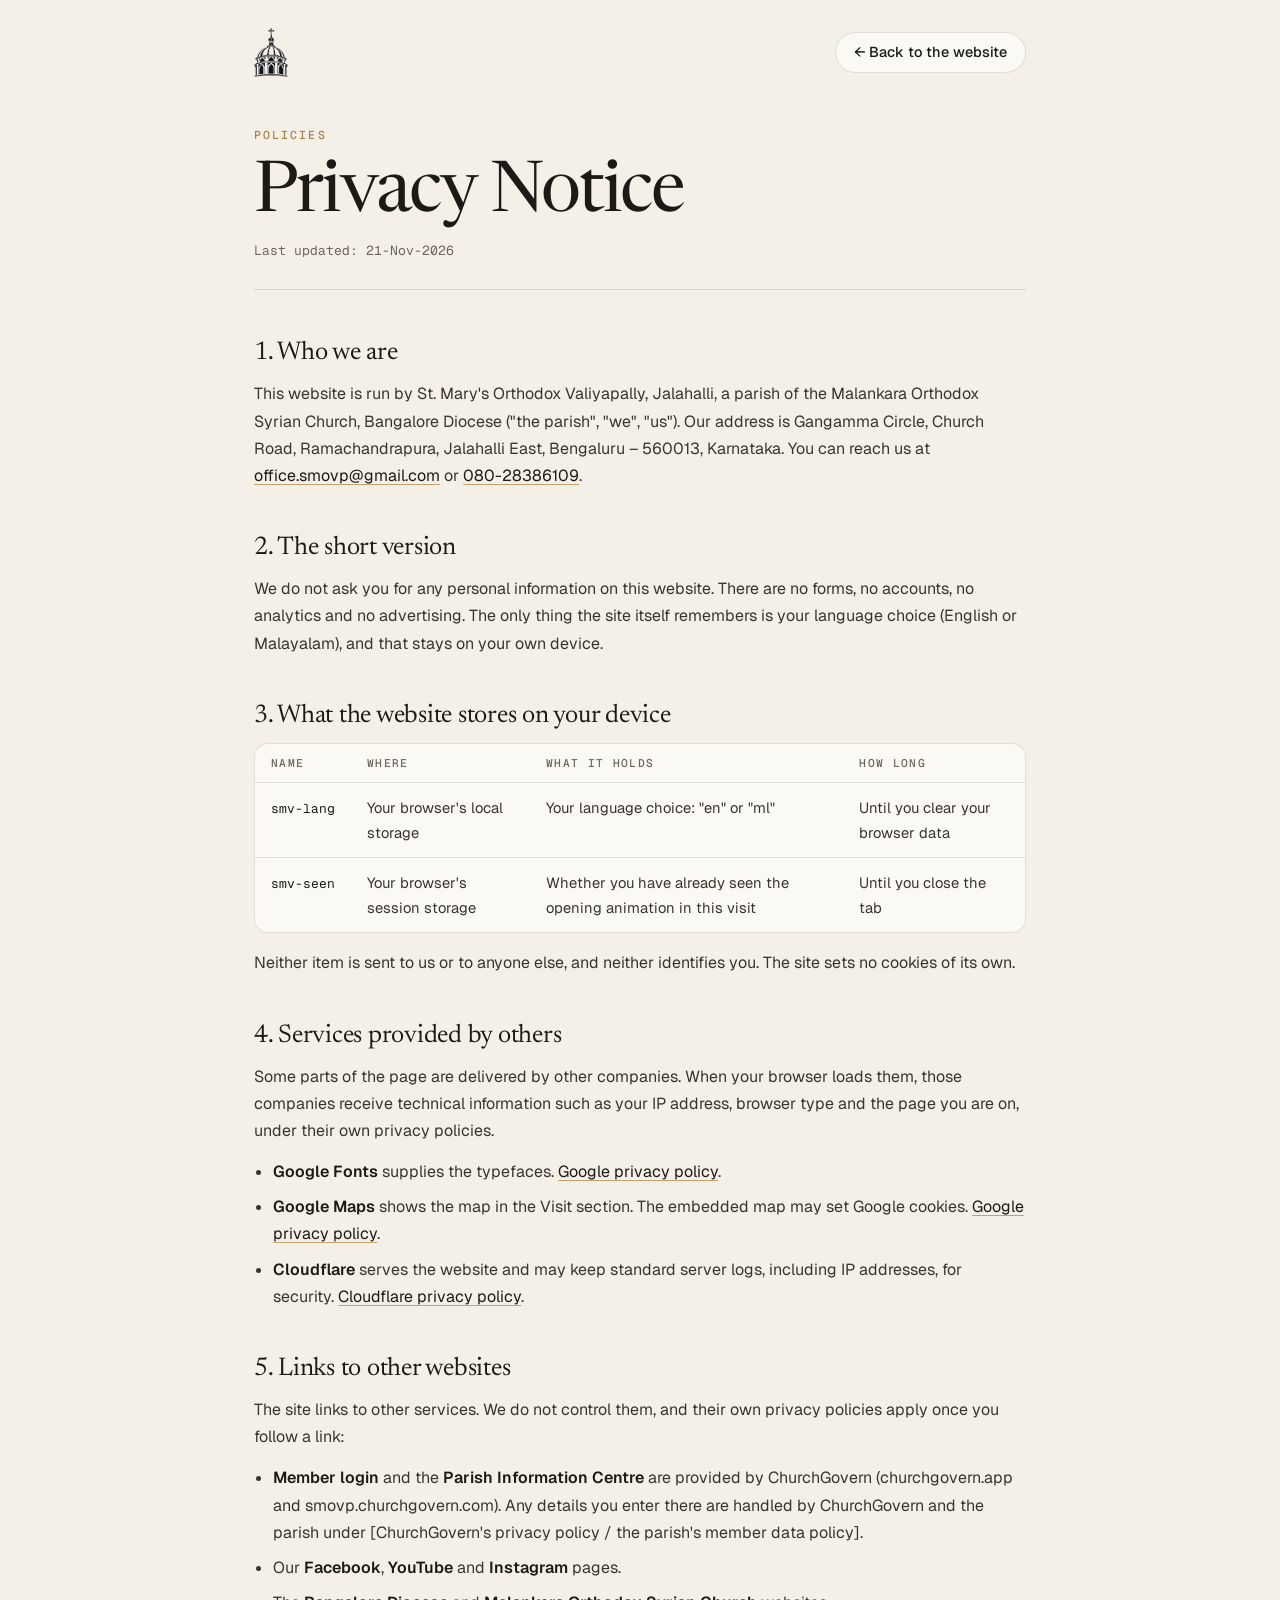
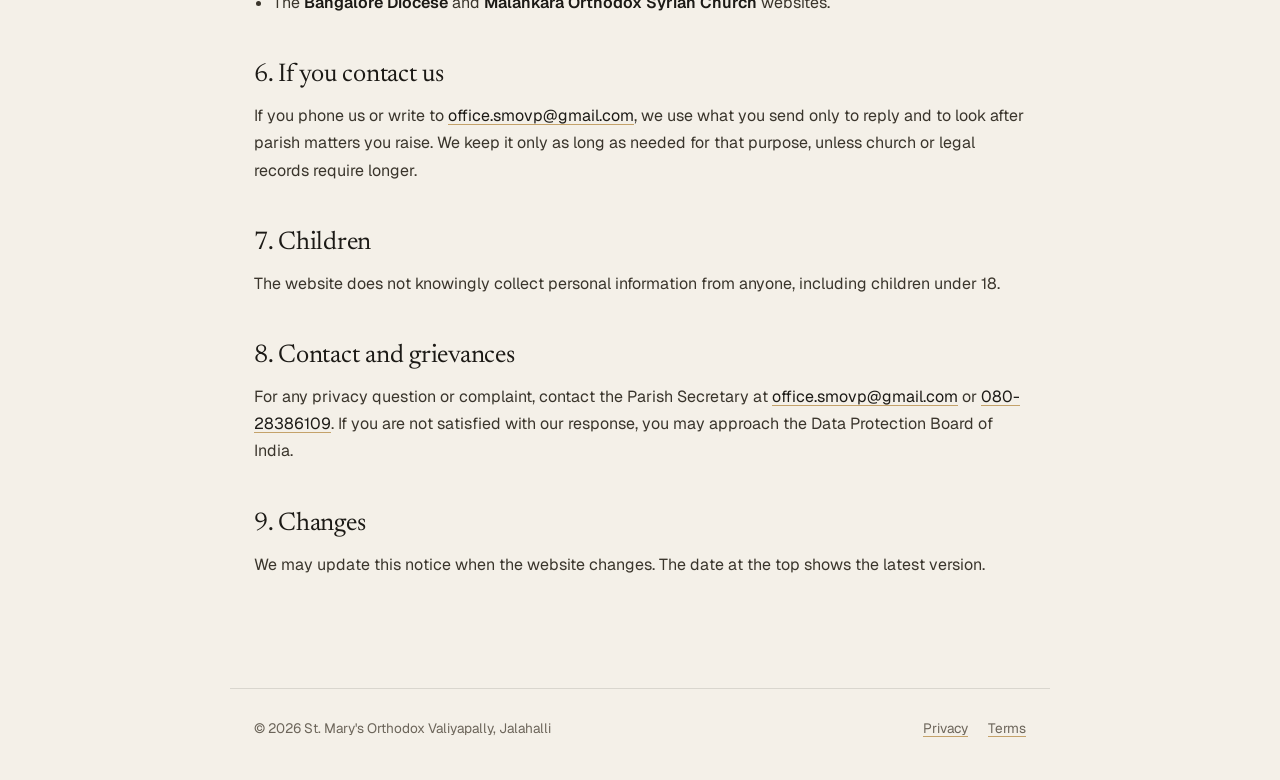
<file: privacy.html>
<!doctype html>
<html lang="en">
<head>
<meta charset="utf-8">
<meta name="viewport" content="width=device-width, initial-scale=1, viewport-fit=cover">
<title>Privacy Notice · St. Mary's Orthodox Valiyapally, Jalahalli</title>
<meta name="description" content="How the St. Mary's Orthodox Valiyapally website handles your information.">
<meta name="theme-color" content="#f4f0e8">
<link rel="icon" href="favicon.ico?v=7" sizes="any">
<link rel="icon" href="images/favicon.svg?v=7" type="image/svg+xml">
<link rel="apple-touch-icon" href="images/apple-touch-icon.png">
<link rel="preconnect" href="https://fonts.googleapis.com">
<link rel="preconnect" href="https://fonts.gstatic.com" crossorigin>
<link href="https://fonts.googleapis.com/css2?family=Newsreader:ital,opsz,wght@0,6..72,300..600;1,6..72,300..500&family=Geist:wght@300..700&family=Geist+Mono:wght@400;500&display=swap" rel="stylesheet">
<link rel="stylesheet" href="policy.css">
</head>
<body>
<header class="top">
  <a href="index.html" aria-label="St. Mary's Orthodox Valiyapally, home"><img src="images/dome-ink.png" alt="St. Mary's Orthodox Valiyapally" width="186" height="268"></a>
  <a class="back" href="index.html">← Back to the website</a>
</header>
<main>
  <p class="kick">Policies</p>
  <h1>Privacy Notice</h1>
  <p class="upd">Last updated: 21-Nov-2026</p>

  <h2>1. Who we are</h2>
  <p>This website is run by St. Mary's Orthodox Valiyapally, Jalahalli, a parish of the Malankara Orthodox Syrian Church, Bangalore Diocese ("the parish", "we", "us"). Our address is Gangamma Circle, Church Road, Ramachandrapura, Jalahalli East, Bengaluru – 560013, Karnataka. You can reach us at <a href="mailto:office.smovp@gmail.com">office.smovp@gmail.com</a> or <a href="tel:+918028386109">080-28386109</a>.</p>

  <h2>2. The short version</h2>
  <p>We do not ask you for any personal information on this website. There are no forms, no accounts, no analytics and no advertising. The only thing the site itself remembers is your language choice (English or Malayalam), and that stays on your own device.</p>

  <h2>3. What the website stores on your device</h2>
  <div class="tbl"><table>
    <thead><tr><th>Name</th><th>Where</th><th>What it holds</th><th>How long</th></tr></thead>
    <tbody>
      <tr><td><code>smv-lang</code></td><td>Your browser's local storage</td><td>Your language choice: "en" or "ml"</td><td>Until you clear your browser data</td></tr>
      <tr><td><code>smv-seen</code></td><td>Your browser's session storage</td><td>Whether you have already seen the opening animation in this visit</td><td>Until you close the tab</td></tr>
    </tbody>
  </table></div>
  <p>Neither item is sent to us or to anyone else, and neither identifies you. The site sets no cookies of its own.</p>

  <h2>4. Services provided by others</h2>
  <p>Some parts of the page are delivered by other companies. When your browser loads them, those companies receive technical information such as your IP address, browser type and the page you are on, under their own privacy policies.</p>
  <ul>
    <li><strong>Google Fonts</strong> supplies the typefaces. <a href="https://policies.google.com/privacy" target="_blank" rel="noopener">Google privacy policy</a>.</li>
    <li><strong>Google Maps</strong> shows the map in the Visit section. The embedded map may set Google cookies. <a href="https://policies.google.com/privacy" target="_blank" rel="noopener">Google privacy policy</a>.</li>
    <li><strong>Cloudflare</strong> serves the website and may keep standard server logs, including IP addresses, for security. <a href="https://www.cloudflare.com/privacypolicy/" target="_blank" rel="noopener">Cloudflare privacy policy</a>.</li>
  </ul>

  <h2>5. Links to other websites</h2>
  <p>The site links to other services. We do not control them, and their own privacy policies apply once you follow a link:</p>
  <ul>
    <li><strong>Member login</strong> and the <strong>Parish Information Centre</strong> are provided by ChurchGovern (churchgovern.app and smovp.churchgovern.com). Any details you enter there are handled by ChurchGovern and the parish under [ChurchGovern's privacy policy / the parish's member data policy].</li>
    <li>Our <strong>Facebook</strong>, <strong>YouTube</strong> and <strong>Instagram</strong> pages.</li>
    <li>The <strong>Bangalore Diocese</strong> and <strong>Malankara Orthodox Syrian Church</strong> websites.</li>
  </ul>

  <h2>6. If you contact us</h2>
  <p>If you phone us or write to <a href="mailto:office.smovp@gmail.com">office.smovp@gmail.com</a>, we use what you send only to reply and to look after parish matters you raise. We keep it only as long as needed for that purpose, unless church or legal records require longer.</p>

  <h2>7. Children</h2>
  <p>The website does not knowingly collect personal information from anyone, including children under 18.</p>

  <h2>8. Contact and grievances</h2>
  <p>For any privacy question or complaint, contact the Parish Secretary at <a href="mailto:office.smovp@gmail.com">office.smovp@gmail.com</a> or <a href="tel:+918028386109">080-28386109</a>. If you are not satisfied with our response, you may approach the Data Protection Board of India.</p>

  <h2>9. Changes</h2>
  <p>We may update this notice when the website changes. The date at the top shows the latest version.</p>
</main>
<footer class="foot">
  <span>© 2026 St. Mary's Orthodox Valiyapally, Jalahalli</span>
  <nav aria-label="Policies"><a href="privacy.html">Privacy</a><a href="terms.html">Terms</a></nav>
</footer>
</body>
</html>
</file>
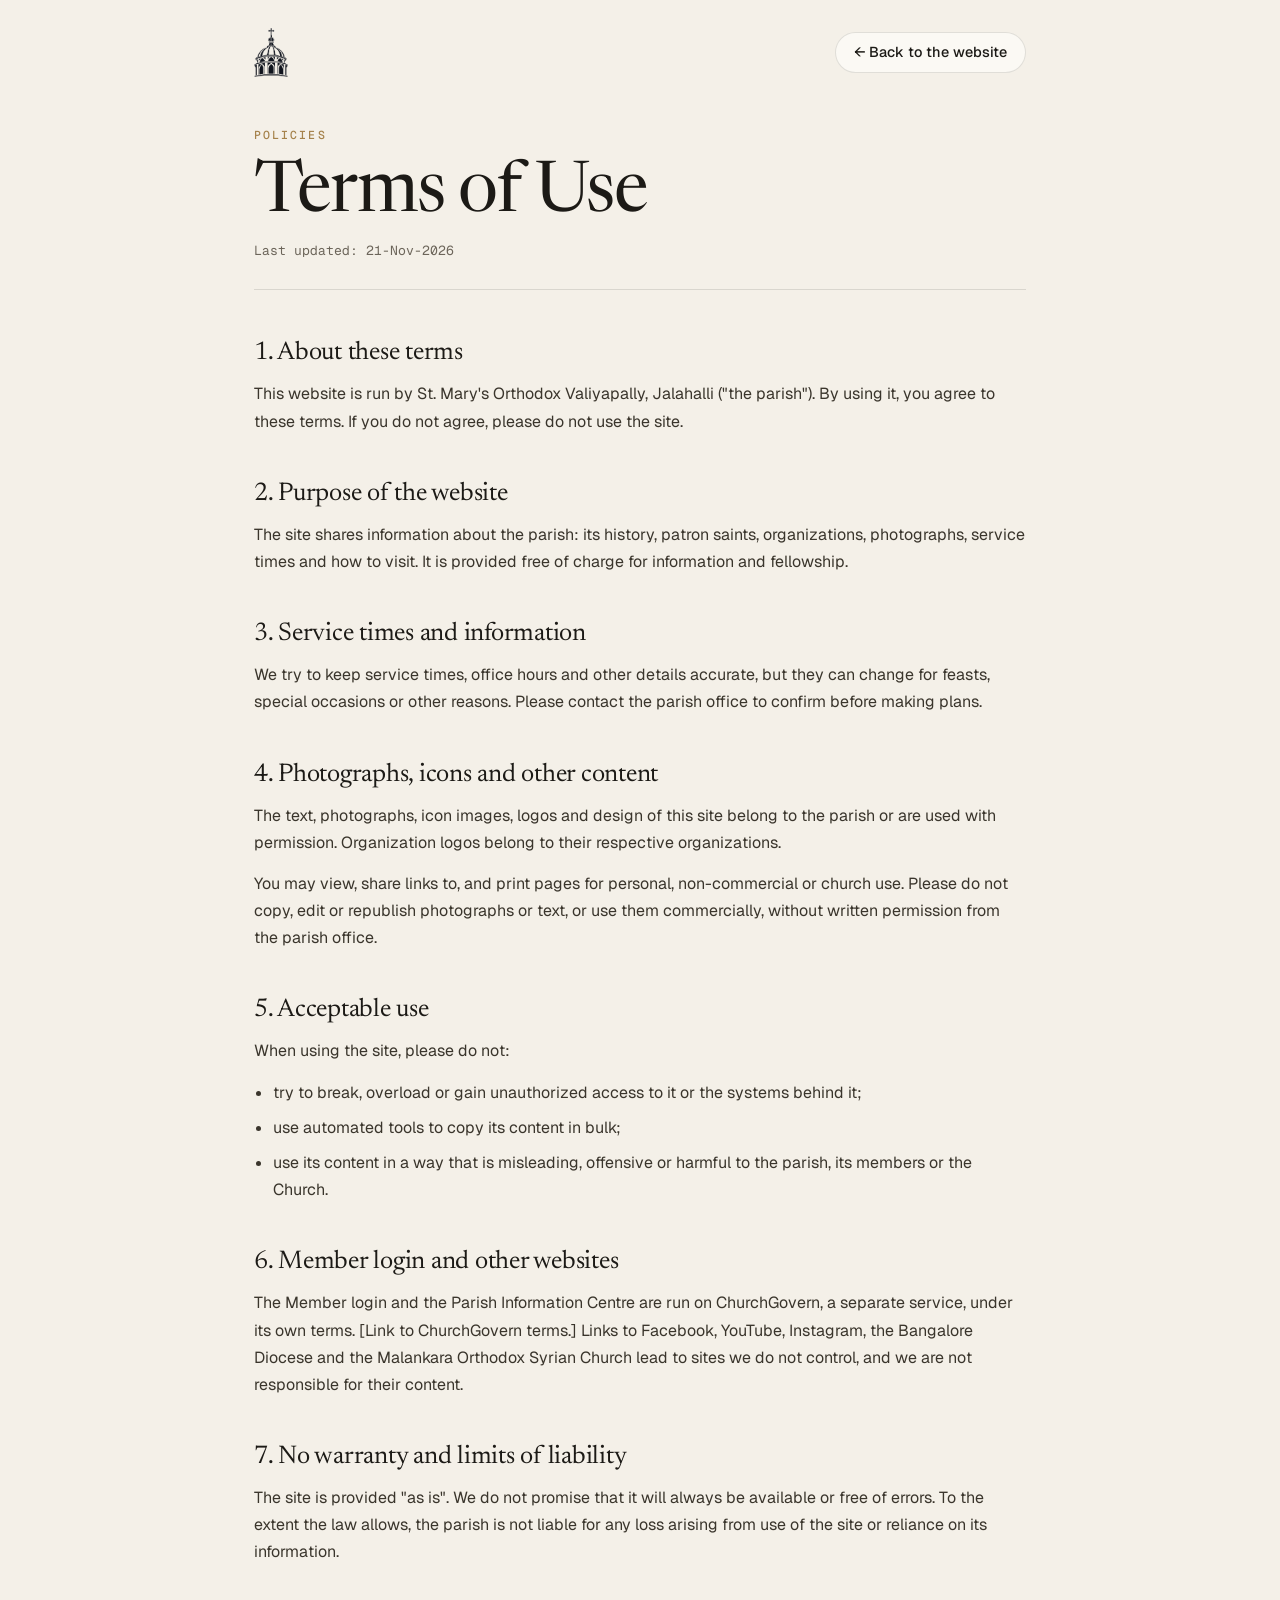
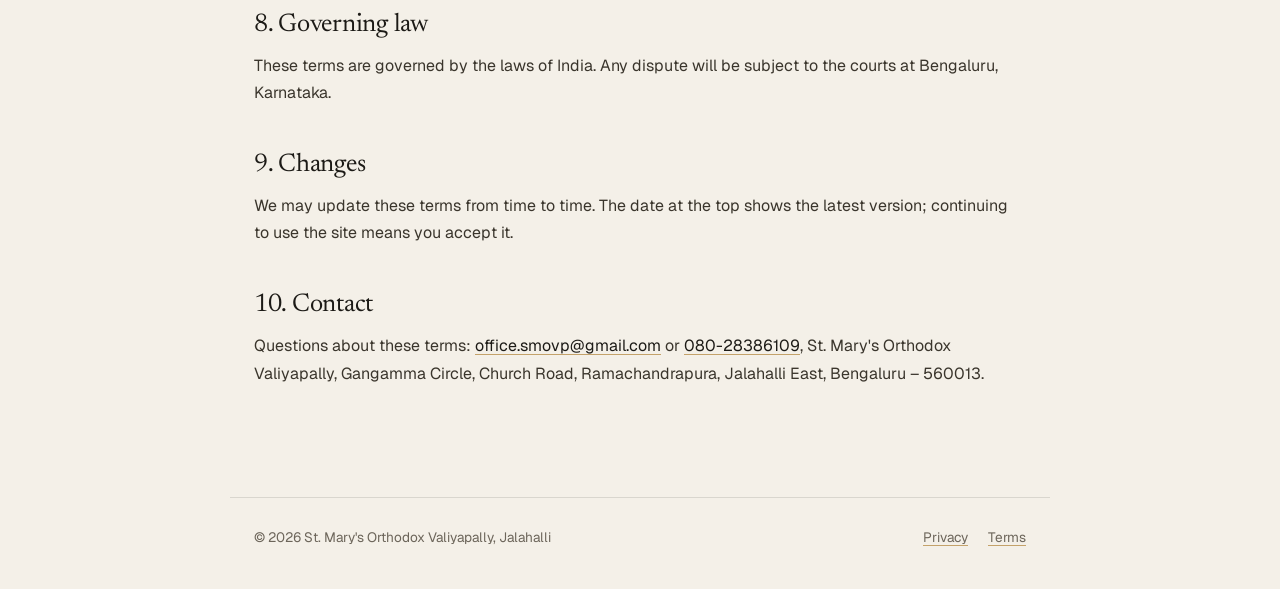
<file: terms.html>
<!doctype html>
<html lang="en">
<head>
<meta charset="utf-8">
<meta name="viewport" content="width=device-width, initial-scale=1, viewport-fit=cover">
<title>Terms of Use · St. Mary's Orthodox Valiyapally, Jalahalli</title>
<meta name="description" content="Terms for using the St. Mary's Orthodox Valiyapally website.">
<meta name="theme-color" content="#f4f0e8">
<link rel="icon" href="favicon.ico?v=7" sizes="any">
<link rel="icon" href="images/favicon.svg?v=7" type="image/svg+xml">
<link rel="apple-touch-icon" href="images/apple-touch-icon.png">
<link rel="preconnect" href="https://fonts.googleapis.com">
<link rel="preconnect" href="https://fonts.gstatic.com" crossorigin>
<link href="https://fonts.googleapis.com/css2?family=Newsreader:ital,opsz,wght@0,6..72,300..600;1,6..72,300..500&family=Geist:wght@300..700&family=Geist+Mono:wght@400;500&display=swap" rel="stylesheet">
<link rel="stylesheet" href="policy.css">
</head>
<body>
<header class="top">
  <a href="index.html" aria-label="St. Mary's Orthodox Valiyapally, home"><img src="images/dome-ink.png" alt="St. Mary's Orthodox Valiyapally" width="186" height="268"></a>
  <a class="back" href="index.html">← Back to the website</a>
</header>
<main>
  <p class="kick">Policies</p>
  <h1>Terms of Use</h1>
  <p class="upd">Last updated: 21-Nov-2026</p>

  <h2>1. About these terms</h2>
  <p>This website is run by St. Mary's Orthodox Valiyapally, Jalahalli ("the parish"). By using it, you agree to these terms. If you do not agree, please do not use the site.</p>

  <h2>2. Purpose of the website</h2>
  <p>The site shares information about the parish: its history, patron saints, organizations, photographs, service times and how to visit. It is provided free of charge for information and fellowship.</p>

  <h2>3. Service times and information</h2>
  <p>We try to keep service times, office hours and other details accurate, but they can change for feasts, special occasions or other reasons. Please contact the parish office to confirm before making plans.</p>

  <h2>4. Photographs, icons and other content</h2>
  <p>The text, photographs, icon images, logos and design of this site belong to the parish or are used with permission. Organization logos belong to their respective organizations.</p>
  <p>You may view, share links to, and print pages for personal, non-commercial or church use. Please do not copy, edit or republish photographs or text, or use them commercially, without written permission from the parish office.</p>

  <h2>5. Acceptable use</h2>
  <p>When using the site, please do not:</p>
  <ul>
    <li>try to break, overload or gain unauthorized access to it or the systems behind it;</li>
    <li>use automated tools to copy its content in bulk;</li>
    <li>use its content in a way that is misleading, offensive or harmful to the parish, its members or the Church.</li>
  </ul>

  <h2>6. Member login and other websites</h2>
  <p>The Member login and the Parish Information Centre are run on ChurchGovern, a separate service, under its own terms. [Link to ChurchGovern terms.] Links to Facebook, YouTube, Instagram, the Bangalore Diocese and the Malankara Orthodox Syrian Church lead to sites we do not control, and we are not responsible for their content.</p>

  <h2>7. No warranty and limits of liability</h2>
  <p>The site is provided "as is". We do not promise that it will always be available or free of errors. To the extent the law allows, the parish is not liable for any loss arising from use of the site or reliance on its information.</p>

  <h2>8. Governing law</h2>
  <p>These terms are governed by the laws of India. Any dispute will be subject to the courts at Bengaluru, Karnataka.</p>

  <h2>9. Changes</h2>
  <p>We may update these terms from time to time. The date at the top shows the latest version; continuing to use the site means you accept it.</p>

  <h2>10. Contact</h2>
  <p>Questions about these terms: <a href="mailto:office.smovp@gmail.com">office.smovp@gmail.com</a> or <a href="tel:+918028386109">080-28386109</a>, St. Mary's Orthodox Valiyapally, Gangamma Circle, Church Road, Ramachandrapura, Jalahalli East, Bengaluru – 560013.</p>
</main>
<footer class="foot">
  <span>© 2026 St. Mary's Orthodox Valiyapally, Jalahalli</span>
  <nav aria-label="Policies"><a href="privacy.html">Privacy</a><a href="terms.html">Terms</a></nav>
</footer>
</body>
</html>
</file>
<file: policy.css>
/* Privacy Notice and Terms of Use pages: same palette and type as index.html */
:root{
  --paper:#f4f0e8; --paper-2:#ebe5d9; --card:#fbf9f4;
  --ink:#1c1a16; --ink-2:#3a352c; --muted:#6c655a;
  --line:rgba(28,26,22,.12);
  --gold:#a5824b; --gold-2:#c4a26a;
  --serif:'Newsreader','Iowan Old Style',Georgia,serif;
  --sans:'Geist',system-ui,-apple-system,'Segoe UI',Roboto,sans-serif;
  --mono:'Geist Mono',ui-monospace,'SFMono-Regular',Menlo,monospace;
}
*,*::before,*::after{box-sizing:border-box}
html{-webkit-text-size-adjust:100%}
body{margin:0; background:var(--paper); color:var(--ink-2); font:400 1rem/1.7 var(--sans); -webkit-font-smoothing:antialiased}
a{color:var(--ink); text-decoration:underline; text-decoration-color:var(--gold-2); text-underline-offset:3px}
a:hover{color:var(--gold)}
.top{display:flex; align-items:center; justify-content:space-between; gap:16px; max-width:820px; margin:0 auto; padding:28px 24px}
.top img{width:34px; height:auto; display:block}
.back{font:500 .9rem/1 var(--sans); text-decoration:none; color:var(--ink); padding:12px 18px; border:1px solid var(--line); border-radius:999px; background:var(--card)}
.back:hover{border-color:var(--gold-2); color:var(--ink)}
main{max-width:820px; margin:0 auto; padding:24px 24px 96px}
.kick{font:500 .72rem/1 var(--mono); letter-spacing:.18em; text-transform:uppercase; color:var(--gold); margin:0}
h1{font:400 clamp(2.6rem,7vw,4.4rem)/1.02 var(--serif); letter-spacing:-.025em; color:var(--ink); margin:18px 0 14px}
.upd{font:400 .82rem/1 var(--mono); color:var(--muted); margin:0 0 48px; padding-bottom:32px; border-bottom:1px solid var(--line)}
h2{font:400 1.6rem/1.25 var(--serif); letter-spacing:-.01em; color:var(--ink); margin:44px 0 10px}
p,ul{margin:0 0 14px}
ul{padding-left:1.2em}
li{margin-bottom:8px}
strong{color:var(--ink); font-weight:600}
.tbl{overflow-x:auto; margin:6px 0 16px; border:1px solid var(--line); border-radius:14px; background:var(--card)}
table{width:100%; border-collapse:collapse; font-size:.92rem; min-width:560px}
th,td{text-align:left; padding:12px 16px; border-bottom:1px solid var(--line); vertical-align:top}
th{font:500 .7rem/1.3 var(--mono); letter-spacing:.12em; text-transform:uppercase; color:var(--muted)}
tr:last-child td{border-bottom:0}
code{font:400 .88em var(--mono); color:var(--ink); white-space:nowrap}
.foot{max-width:820px; margin:0 auto; padding:28px 24px 40px; border-top:1px solid var(--line); display:flex; flex-wrap:wrap; justify-content:space-between; gap:12px; font-size:.85rem; color:var(--muted)}
.foot nav{display:flex; gap:20px}
.foot a{color:var(--muted)}
@media (max-width:560px){ .top,main,.foot{padding-left:16px; padding-right:16px} }
</file>
